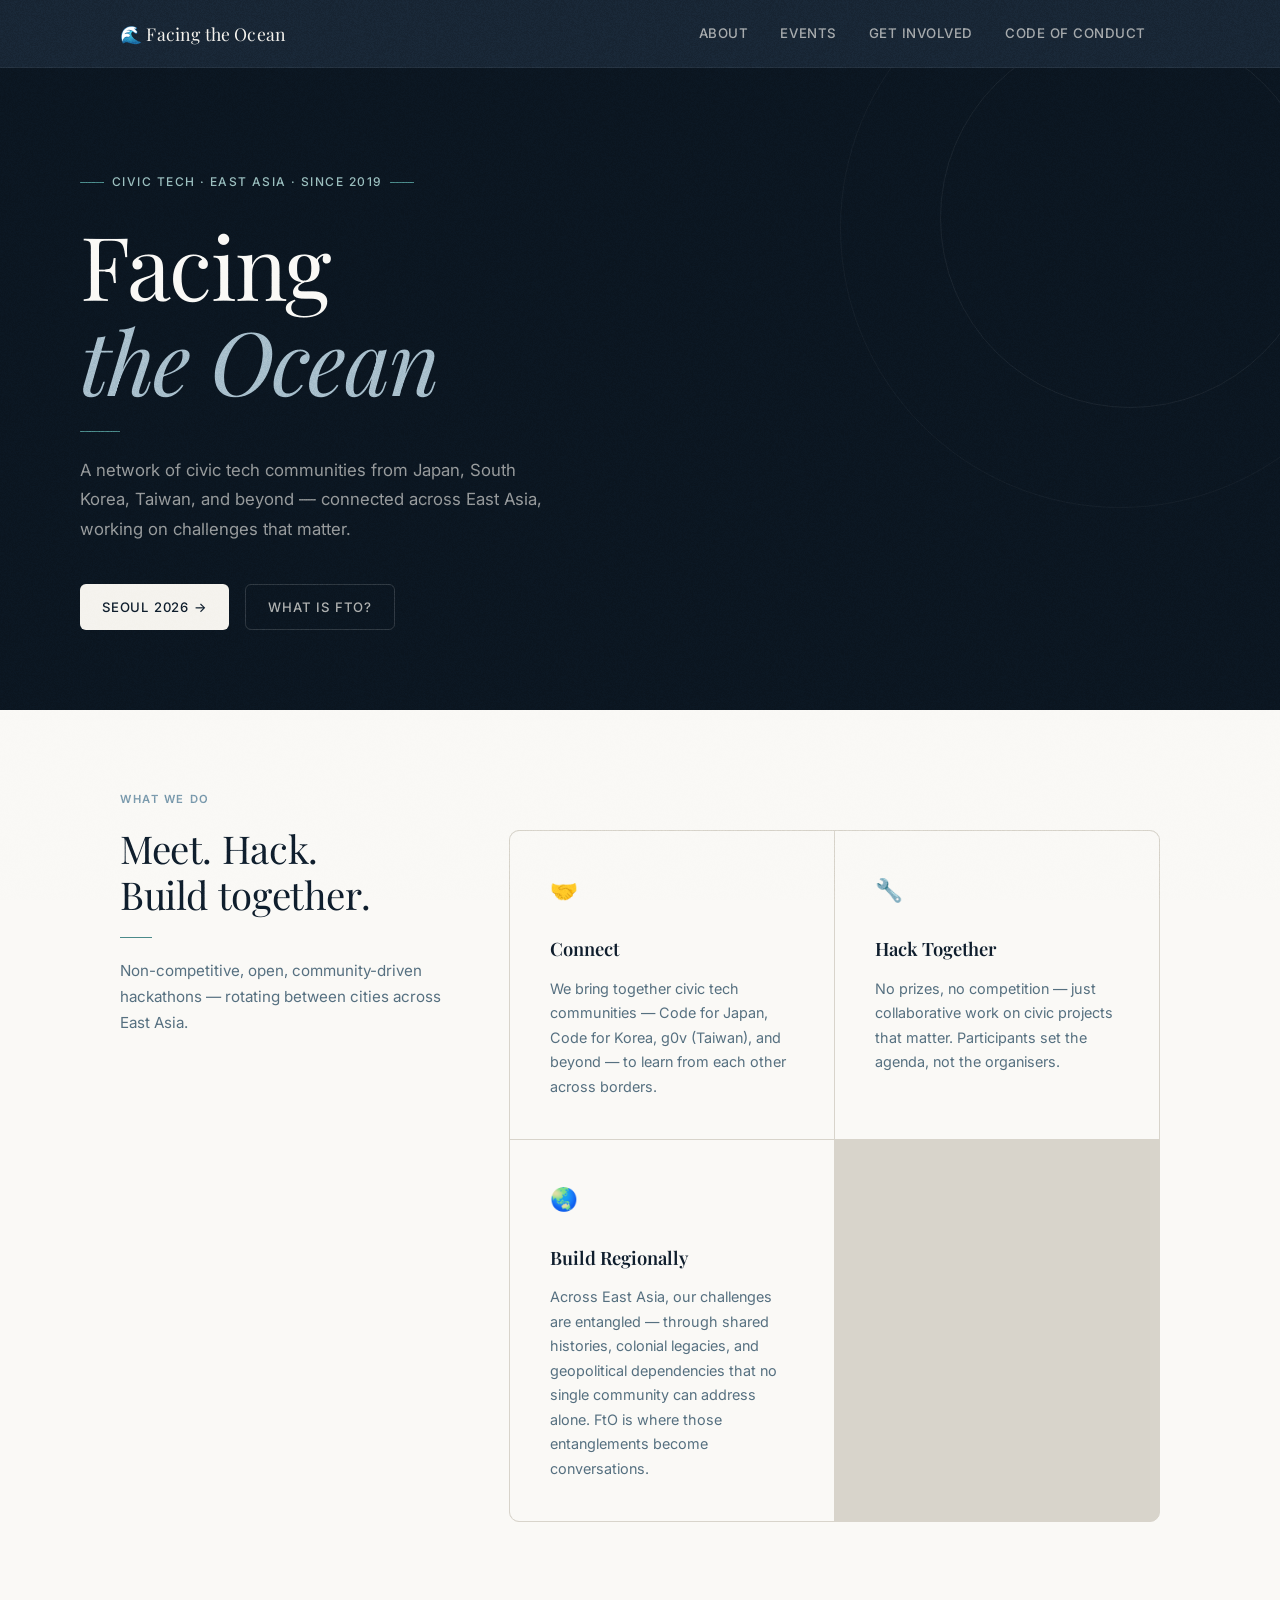
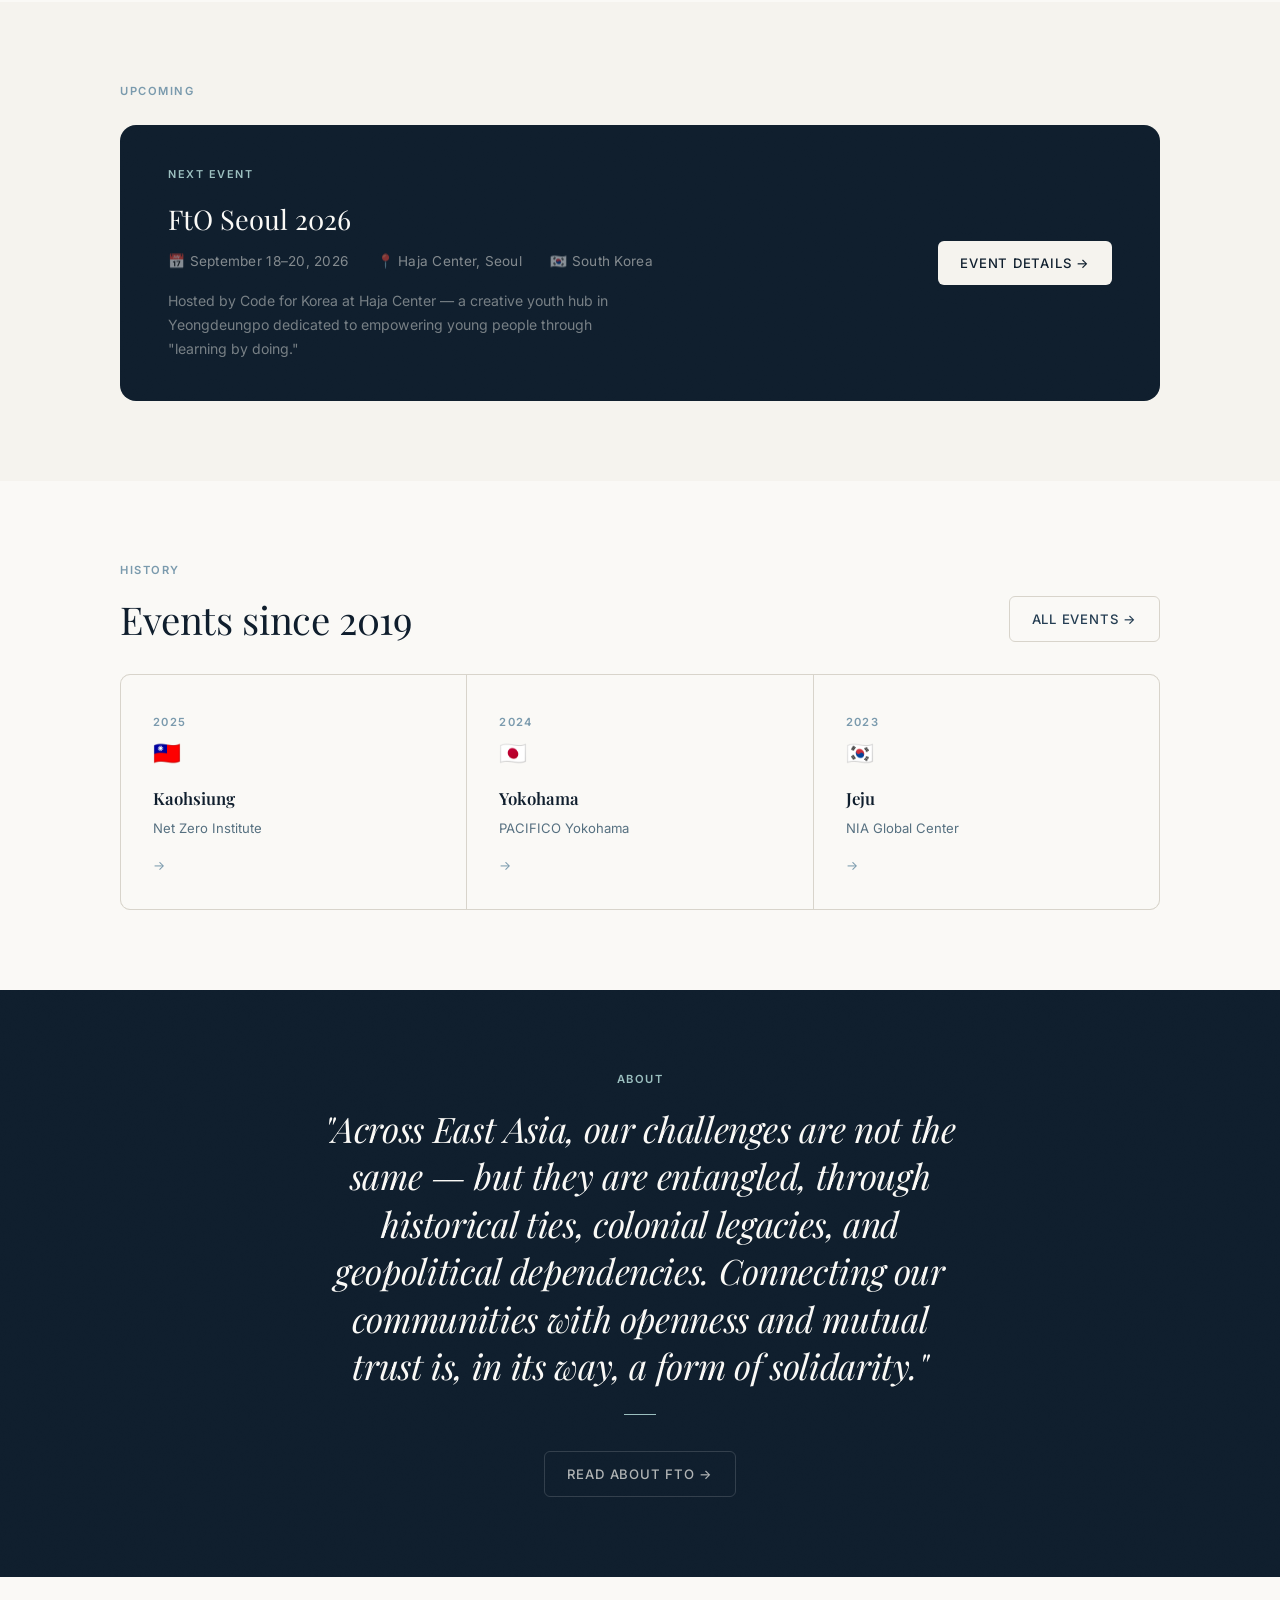
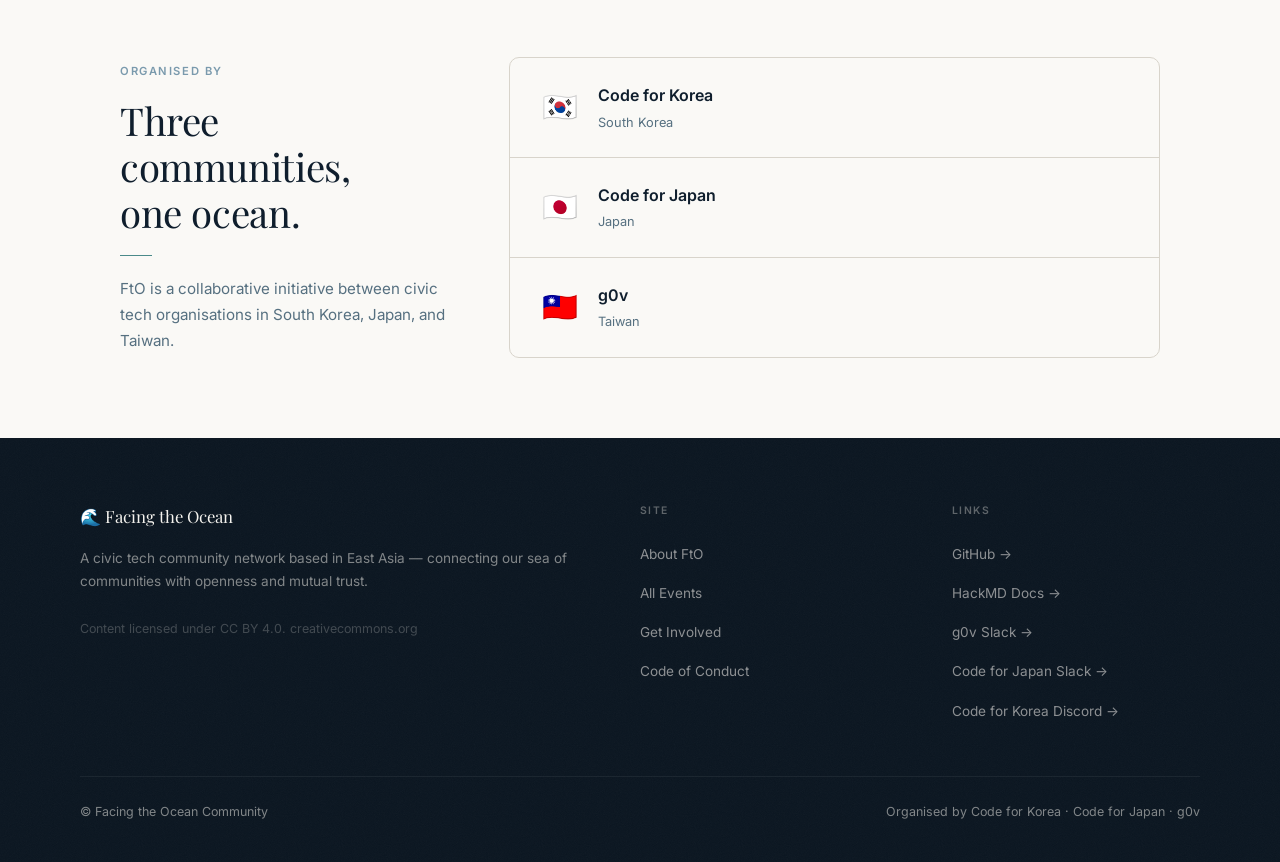
<file: index.html>
<!DOCTYPE html>
<html lang="en">
<head>
  <meta charset="UTF-8">
  <meta name="viewport" content="width=device-width, initial-scale=1.0">
  <title>Facing the Ocean — Civic Tech Communities of East Asia</title>
  <meta name="description" content="Facing the Ocean brings together civic tech communities from Japan, South Korea, Taiwan, and neighbouring countries of East Asia — since 2019.">
  <link rel="preconnect" href="https://fonts.googleapis.com">
  <link rel="preconnect" href="https://fonts.gstatic.com" crossorigin>
  <link href="https://fonts.googleapis.com/css2?family=Playfair+Display:ital,wght@0,400;0,600;0,700;1,400;1,600&family=Inter:wght@300;400;500;600&display=swap" rel="stylesheet">
  <link rel="stylesheet" href="css/style.css">
</head>
<body>

<!-- ── Navigation ── -->
<nav class="site-nav">
  <div class="nav-inner">
    <a href="index.html" class="nav-logo">🌊 Facing the Ocean</a>
    <div class="nav-links">
      <a href="about.html">About</a>
      <a href="events.html">Events</a>
      <a href="get-involved.html">Get Involved</a>
      <a href="coc.html">Code of Conduct</a>
    </div>
    <button class="nav-toggle" aria-label="Toggle navigation" aria-expanded="false">☰</button>
  </div>
</nav>

<!-- ── Hero ── -->
<section class="hero">
  <div class="hero-accent-ring"></div>
  <div class="hero-content">
    <div class="hero-eyebrow">Civic tech · East Asia · Since 2019</div>
    <h1>Facing<br><em>the Ocean</em></h1>
    <div class="hero-rule"></div>
    <p class="hero-desc">A network of civic tech communities from Japan, South Korea, Taiwan, and beyond — connected across East Asia, working on challenges that matter.</p>
    <div class="hero-actions">
      <a href="events/seoul-2026.html" class="btn btn-primary">Seoul 2026 →</a>
      <a href="about.html" class="btn btn-ghost">What is FtO?</a>
    </div>
  </div>
</section>

<!-- ── What we do ── -->
<section class="section section-paper">
  <div class="container">
    <div class="section-split">
      <div>
        <p class="section-label">What we do</p>
        <h2 class="section-heading">Meet. Hack.<br>Build together.</h2>
        <div class="divider"></div>
        <p class="section-sub">Non-competitive, open, community-driven hackathons — rotating between cities across East Asia.</p>
      </div>
      <div class="features-grid">
        <div class="feature-tile">
          <span class="tile-icon">🤝</span>
          <h3>Connect</h3>
          <p>We bring together civic tech communities — Code for Japan, Code for Korea, g0v (Taiwan), and beyond — to learn from each other across borders.</p>
        </div>
        <div class="feature-tile">
          <span class="tile-icon">🔧</span>
          <h3>Hack Together</h3>
          <p>No prizes, no competition — just collaborative work on civic projects that matter. Participants set the agenda, not the organisers.</p>
        </div>
        <div class="feature-tile">
          <span class="tile-icon">🌏</span>
          <h3>Build Regionally</h3>
          <p>Across East Asia, our challenges are entangled — through shared histories, colonial legacies, and geopolitical dependencies that no single community can address alone. FtO is where those entanglements become conversations.</p>
        </div>
      </div>
    </div>
  </div>
</section>

<!-- ── Upcoming event ── -->
<section class="section section-warm">
  <div class="container">
    <p class="section-label" style="margin-bottom:var(--space-6);">Upcoming</p>
    <div class="event-highlight grain">
      <div>
        <p class="ev-tag">Next Event</p>
        <h2>FtO Seoul 2026</h2>
        <p class="ev-meta">
          <span>📅 September 18–20, 2026</span>
          <span>📍 Haja Center, Seoul</span>
          <span>🇰🇷 South Korea</span>
        </p>
        <p style="font-size:0.88rem; color:rgba(245,243,238,0.45); margin-top:16px; max-width:440px; line-height:1.7;">
          Hosted by Code for Korea at Haja Center — a creative youth hub in Yeongdeungpo dedicated to empowering young people through "learning by doing."
        </p>
      </div>
      <div style="flex-shrink:0;">
        <a href="events/seoul-2026.html" class="btn btn-primary">Event details →</a>
      </div>
    </div>
  </div>
</section>

<!-- ── Recent events ── -->
<section class="section section-paper">
  <div class="container">
    <div style="display:flex; justify-content:space-between; align-items:flex-end; margin-bottom:var(--space-8);">
      <div>
        <p class="section-label">History</p>
        <h2 class="section-heading">Events since 2019</h2>
      </div>
      <a href="events.html" class="btn btn-outline" style="flex-shrink:0;">All events →</a>
    </div>
    <div class="events-strip">
      <a href="events/kh-2025.html" class="event-strip-item">
        <span class="es-year">2025</span>
        <span class="es-flag">🇹🇼</span>
        <div class="es-name">Kaohsiung</div>
        <div class="es-venue">Net Zero Institute</div>
        <span class="es-arrow">→</span>
      </a>
      <a href="events/yokohama-2024.html" class="event-strip-item">
        <span class="es-year">2024</span>
        <span class="es-flag">🇯🇵</span>
        <div class="es-name">Yokohama</div>
        <div class="es-venue">PACIFICO Yokohama</div>
        <span class="es-arrow">→</span>
      </a>
      <a href="events/jeju-2023.html" class="event-strip-item">
        <span class="es-year">2023</span>
        <span class="es-flag">🇰🇷</span>
        <div class="es-name">Jeju</div>
        <div class="es-venue">NIA Global Center</div>
        <span class="es-arrow">→</span>
      </a>
    </div>
  </div>
</section>

<!-- ── About / quote ── -->
<section class="section section-dark grain" style="background:var(--ink-900);">
  <div class="container">
    <div style="max-width:640px; margin:0 auto; text-align:center;">
      <p class="section-label light" style="text-align:center;">About</p>
      <h2 style="font-family:var(--font-serif); font-size:clamp(1.5rem,3.5vw,2.2rem); font-weight:400; color:var(--warm-50); line-height:1.35; font-style:italic; letter-spacing:-0.01em; margin:var(--space-4) 0 var(--space-6);">
        "Across East Asia, our challenges are not the same — but they are entangled, through historical ties, colonial legacies, and geopolitical dependencies. Connecting our communities with openness and mutual trust is, in its way, a form of solidarity."
      </h2>
      <div class="divider center light"></div>
      <a href="about.html" class="btn btn-ghost" style="margin-top:var(--space-4);">Read about FtO →</a>
    </div>
  </div>
</section>

<!-- ── Organised by ── -->
<section class="section section-paper">
  <div class="container">
    <div class="section-split v-center">
      <div>
        <p class="section-label">Organised by</p>
        <h2 class="section-heading">Three communities,<br>one ocean.</h2>
        <div class="divider"></div>
        <p class="section-sub">FtO is a collaborative initiative between civic tech organisations in South Korea, Japan, and Taiwan.</p>
      </div>
      <div style="border:1px solid var(--warm-300); border-radius:var(--radius); overflow:hidden; background:var(--warm-50);">
        <div class="org-row" style="padding:var(--space-6) var(--space-8);">
          <span class="org-flag">🇰🇷</span>
          <div>
            <div class="org-name" style="font-family:var(--font-sans);">Code for Korea</div>
            <div class="org-country">South Korea</div>
          </div>
        </div>
        <div class="org-row" style="padding:var(--space-6) var(--space-8);">
          <span class="org-flag">🇯🇵</span>
          <div>
            <div class="org-name" style="font-family:var(--font-sans);">Code for Japan</div>
            <div class="org-country">Japan</div>
          </div>
        </div>
        <div class="org-row" style="padding:var(--space-6) var(--space-8);">
          <span class="org-flag">🇹🇼</span>
          <div>
            <div class="org-name" style="font-family:var(--font-sans);">g0v</div>
            <div class="org-country">Taiwan</div>
          </div>
        </div>
      </div>
    </div>
  </div>
</section>

<!-- ── Footer ── -->
<footer class="site-footer">
  <div class="footer-inner">
    <div class="footer-brand">
      <span class="footer-logo">🌊 Facing the Ocean</span>
      <p>A civic tech community network based in East Asia — connecting our sea of communities with openness and mutual trust.</p>
      <p class="f-cc">Content licensed under CC BY 4.0. <a href="https://creativecommons.org/licenses/by/4.0/" target="_blank" style="color:inherit;">creativecommons.org</a></p>
    </div>
    <div class="footer-col">
      <h4>Site</h4>
      <ul>
        <li><a href="about.html">About FtO</a></li>
        <li><a href="events.html">All Events</a></li>
        <li><a href="get-involved.html">Get Involved</a></li>
        <li><a href="coc.html">Code of Conduct</a></li>
      </ul>
    </div>
    <div class="footer-col">
      <h4>Links</h4>
      <ul>
        <li><a href="https://github.com/facing-the-ocean" target="_blank">GitHub →</a></li>
        <li><a href="https://g0v.hackmd.io/@fto/book" target="_blank">HackMD Docs →</a></li>
        <li><a href="https://join.g0v.tw" target="_blank">g0v Slack →</a></li>
        <li><a href="https://join.slack.com/t/cfj/shared_invite/zt-2fpevxmog-i09Wj6RLrKkoLKmKaektsw" target="_blank">Code for Japan Slack →</a></li>
        <li><a href="https://discord.gg/7TFjpyqsNC" target="_blank">Code for Korea Discord →</a></li>
      </ul>
    </div>
  </div>
  <div class="footer-bottom">
    <span>© Facing the Ocean Community</span>
    <span>Organised by Code for Korea · Code for Japan · g0v</span>
  </div>
</footer>

<script src="js/main.js"></script>
</body>
</html>
</file>
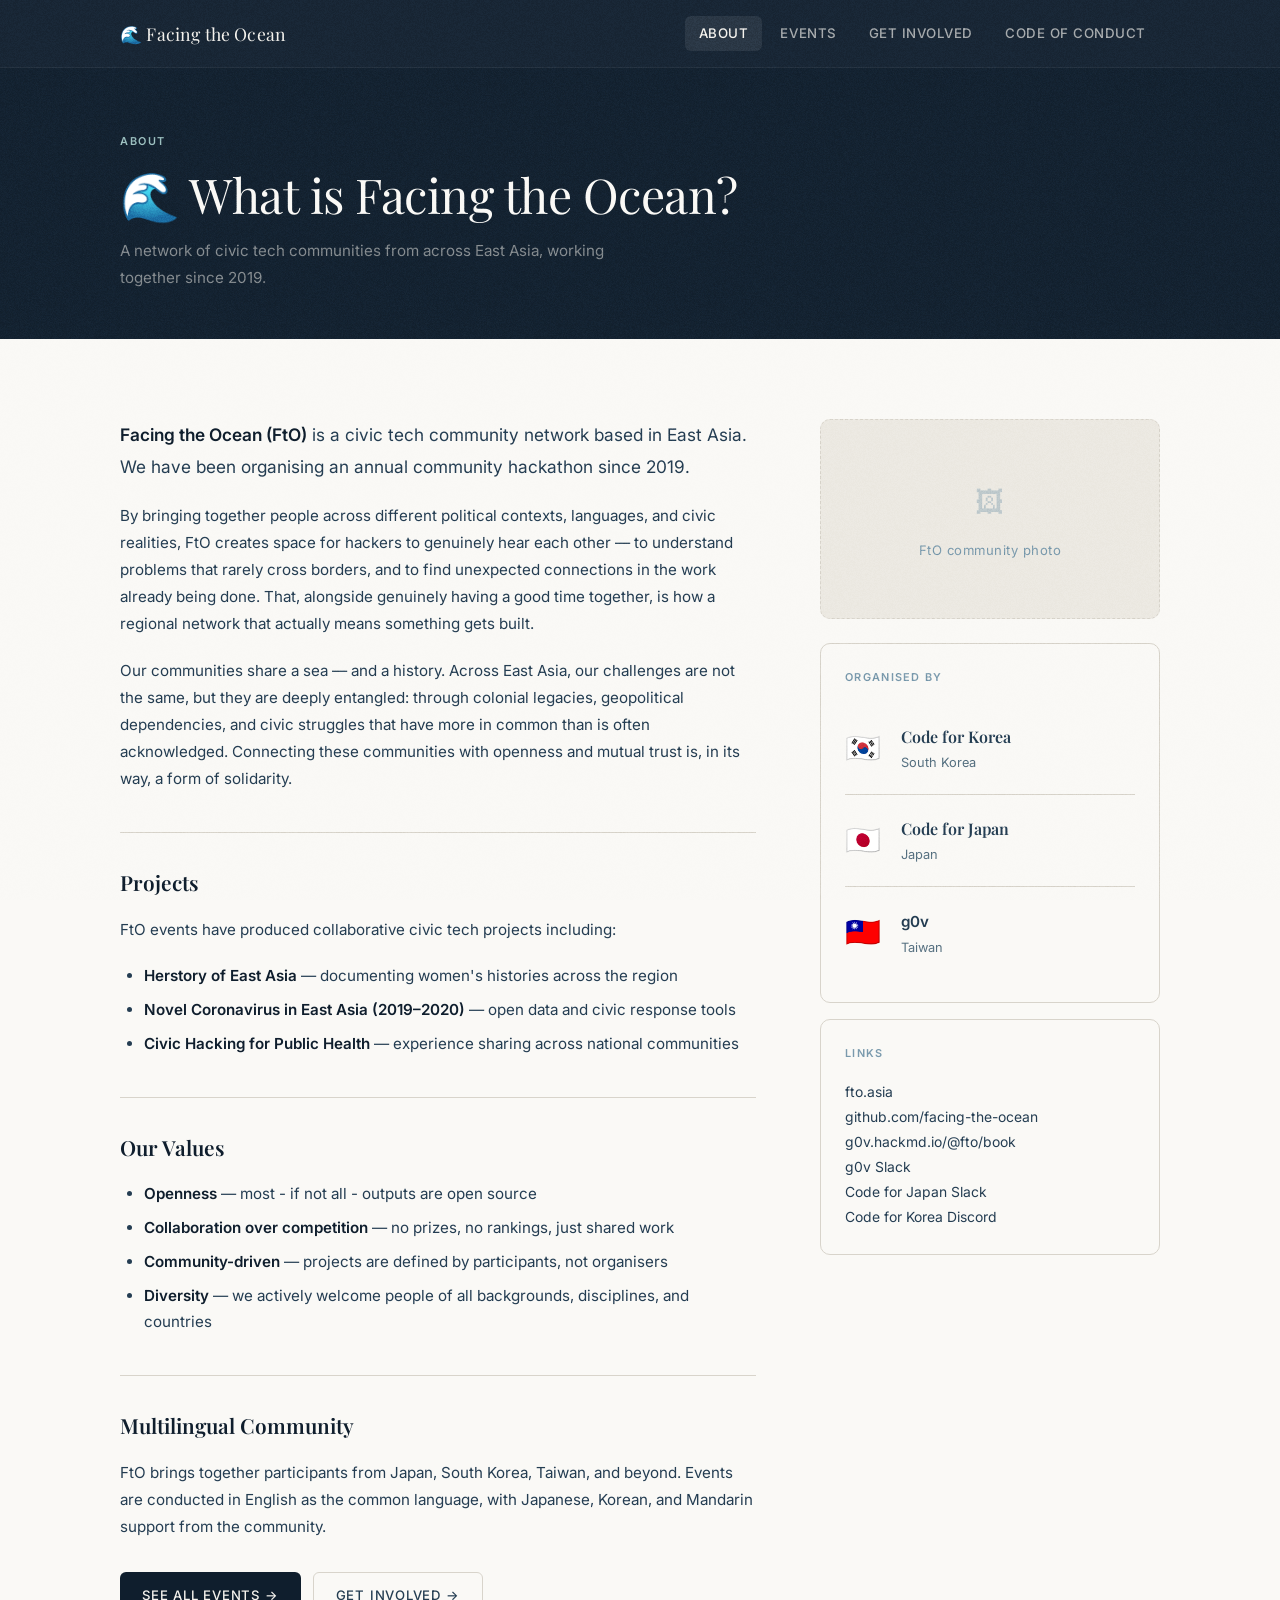
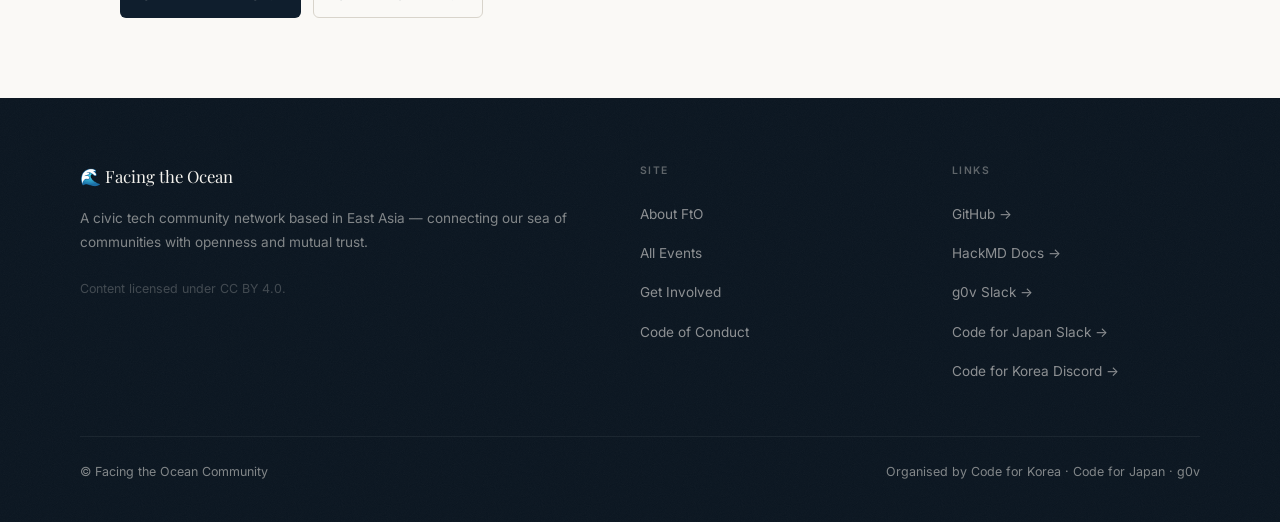
<file: about.html>
<!DOCTYPE html>
<html lang="en">
<head>
  <meta charset="UTF-8">
  <meta name="viewport" content="width=device-width, initial-scale=1.0">
  <title>About — Facing the Ocean</title>
  <meta name="description" content="Facing the Ocean is a civic tech community network based in East Asia, running collaborative hackathons since 2019.">
  <link rel="preconnect" href="https://fonts.googleapis.com">
  <link rel="preconnect" href="https://fonts.gstatic.com" crossorigin>
  <link href="https://fonts.googleapis.com/css2?family=Playfair+Display:ital,wght@0,400;0,600;0,700;1,400;1,600&family=Inter:wght@300;400;500;600&display=swap" rel="stylesheet">
  <link rel="stylesheet" href="css/style.css">
</head>
<body>

<nav class="site-nav">
  <div class="nav-inner">
    <a href="index.html" class="nav-logo">🌊 Facing the Ocean</a>
    <div class="nav-links">
      <a href="about.html">About</a>
      <a href="events.html">Events</a>
      <a href="get-involved.html">Get Involved</a>
      <a href="coc.html">Code of Conduct</a>
    </div>
    <button class="nav-toggle" aria-label="Toggle navigation">☰</button>
  </div>
</nav>

<section class="page-hero">
  <div class="container">
    <p class="eyebrow">About</p>
    <h1>🌊 What is Facing the Ocean?</h1>
    <p>A network of civic tech communities from across East Asia, working together since 2019.</p>
  </div>
</section>

<section class="section section-paper">
  <div class="container">
    <div class="about-layout">

      <!-- Main content -->
      <div class="prose">
        <p style="font-size:1.08rem; line-height:1.8; color:var(--ink-700);">
          <strong>Facing the Ocean (FtO)</strong> is a civic tech community network based in East Asia. We have been organising an annual community hackathon since 2019.
        </p>

        <p>By bringing together people across different political contexts, languages, and civic realities, FtO creates space for hackers to genuinely hear each other — to understand problems that rarely cross borders, and to find unexpected connections in the work already being done. That, alongside genuinely having a good time together, is how a regional network that actually means something gets built.</p>

        <p>Our communities share a sea — and a history. Across East Asia, our challenges are not the same, but they are deeply entangled: through colonial legacies, geopolitical dependencies, and civic struggles that have more in common than is often acknowledged. Connecting these communities with openness and mutual trust is, in its way, a form of solidarity.</p>

        <h2>Projects</h2>
        <p>FtO events have produced collaborative civic tech projects including:</p>
        <ul>
          <li><strong>Herstory of East Asia</strong> — documenting women's histories across the region</li>
          <li><strong>Novel Coronavirus in East Asia (2019–2020)</strong> — open data and civic response tools</li>
          <li><strong>Civic Hacking for Public Health</strong> — experience sharing across national communities</li>
        </ul>

        <h2>Our Values</h2>
        <ul>
          <li><strong>Openness</strong> — most - if not all - outputs are open source</li>
          <li><strong>Collaboration over competition</strong> — no prizes, no rankings, just shared work</li>
          <li><strong>Community-driven</strong> — projects are defined by participants, not organisers</li>
          <li><strong>Diversity</strong> — we actively welcome people of all backgrounds, disciplines, and countries</li>
        </ul>

        <h2>Multilingual Community</h2>
        <p>FtO brings together participants from Japan, South Korea, Taiwan, and beyond. Events are conducted in English as the common language, with Japanese, Korean, and Mandarin support from the community.</p>

        <div style="display:flex; gap:var(--space-3); margin-top:var(--space-8); flex-wrap:wrap;">
          <a href="events.html" class="btn btn-dark">See all events →</a>
          <a href="get-involved.html" class="btn btn-outline">Get involved →</a>
        </div>
      </div>

      <!-- Sidebar -->
      <div>
        <div class="photo-ph" style="height:200px; margin-bottom:var(--space-6); border-radius:var(--radius);">
          <span class="ph-i">🖼</span>
          <span>FtO community photo</span>
        </div>

        <div class="sidebar-card">
          <p class="sc-label">Organised by</p>
          <div class="org-row">
            <span class="org-flag">🇰🇷</span>
            <div>
              <div class="org-name"><a href="https://codefor.kr/" target="_blank">Code for Korea</a></div>
              <div class="org-country">South Korea</div>
            </div>
          </div>
          <div class="org-row">
            <span class="org-flag">🇯🇵</span>
            <div>
              <div class="org-name"><a href="https://www.code4japan.org/" target="_blank">Code for Japan</a></div>
              <div class="org-country">Japan</div>
            </div>
          </div>
          <div class="org-row">
            <span class="org-flag">🇹🇼</span>
            <div>
              <div class="org-name"><a href="https://g0v.tw/" target="_blank"><span class="g0v">g0v</span></a></div>
              <div class="org-country">Taiwan</div>
            </div>
          </div>
        </div>

        <div class="sidebar-card" style="margin-top:var(--space-4); font-size:0.87rem; line-height:1.8;">
          <p class="sc-label">Links</p>
          <p><a href="http://fto.asia">fto.asia</a></p>
          <p><a href="https://github.com/facing-the-ocean" target="_blank">github.com/facing-the-ocean</a></p>
          <p><a href="https://g0v.hackmd.io/@fto/book" target="_blank">g0v.hackmd.io/@fto/book</a></p>
          <p><a href="https://join.g0v.tw" target="_blank">g0v Slack</a></p>
          <p><a href="https://join.slack.com/t/cfj/shared_invite/zt-2fpevxmog-i09Wj6RLrKkoLKmKaektsw" target="_blank">Code for Japan Slack</a></p>
          <p><a href="https://discord.gg/7TFjpyqsNC" target="_blank">Code for Korea Discord</a></p>
        </div>
      </div>
    </div>
  </div>
</section>

<footer class="site-footer">
  <div class="footer-inner">
    <div class="footer-brand">
      <span class="footer-logo">🌊 Facing the Ocean</span>
      <p>A civic tech community network based in East Asia — connecting our sea of communities with openness and mutual trust.</p>
      <p class="f-cc">Content licensed under CC BY 4.0.</p>
    </div>
    <div class="footer-col">
      <h4>Site</h4>
      <ul>
        <li><a href="about.html">About FtO</a></li>
        <li><a href="events.html">All Events</a></li>
        <li><a href="get-involved.html">Get Involved</a></li>
        <li><a href="coc.html">Code of Conduct</a></li>
      </ul>
    </div>
    <div class="footer-col">
      <h4>Links</h4>
      <ul>
        <li><a href="https://github.com/facing-the-ocean" target="_blank">GitHub →</a></li>
        <li><a href="https://g0v.hackmd.io/@fto/book" target="_blank">HackMD Docs →</a></li>
        <li><a href="https://join.g0v.tw" target="_blank">g0v Slack →</a></li>
        <li><a href="https://join.slack.com/t/cfj/shared_invite/zt-2fpevxmog-i09Wj6RLrKkoLKmKaektsw" target="_blank">Code for Japan Slack →</a></li>
        <li><a href="https://discord.gg/7TFjpyqsNC" target="_blank">Code for Korea Discord →</a></li>
      </ul>
    </div>
  </div>
  <div class="footer-bottom">
    <span>© Facing the Ocean Community</span>
    <span>Organised by Code for Korea · Code for Japan · g0v</span>
  </div>
</footer>

<script src="js/main.js"></script>
</body>
</html>
</file>
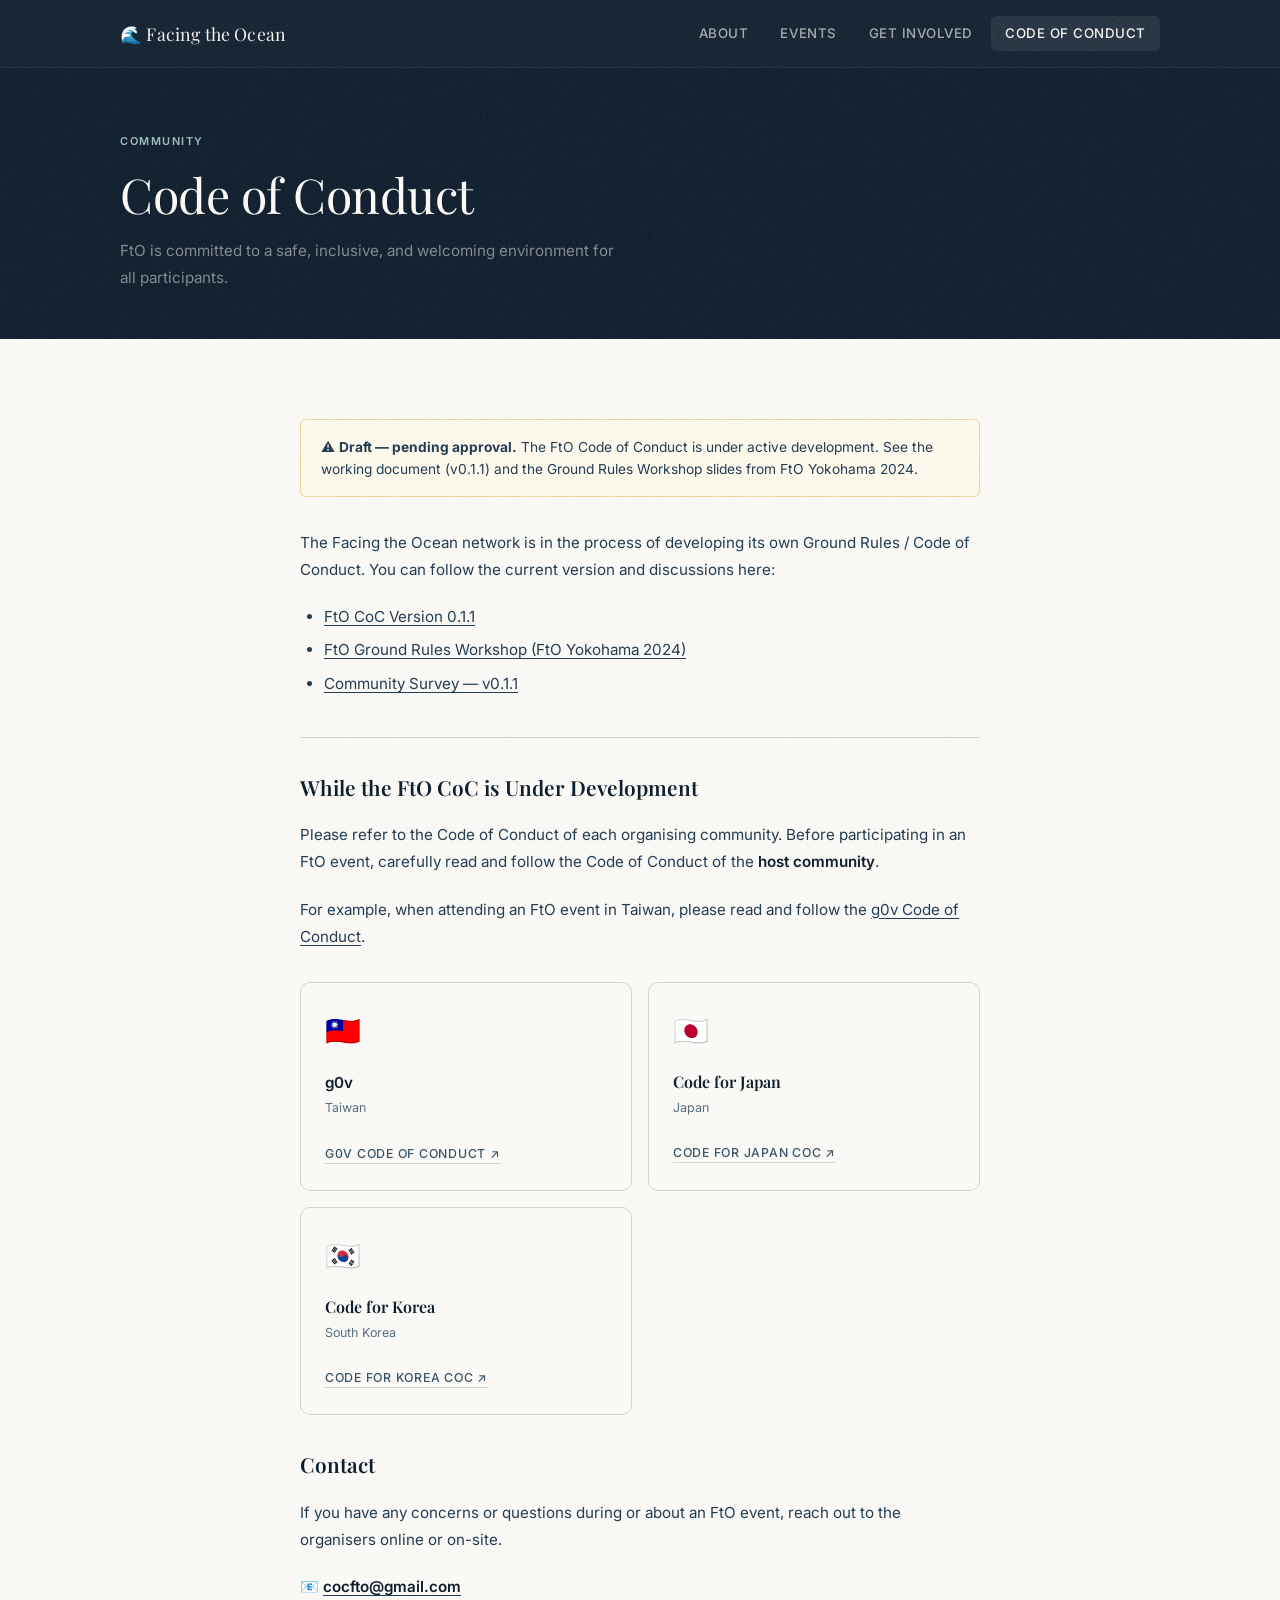
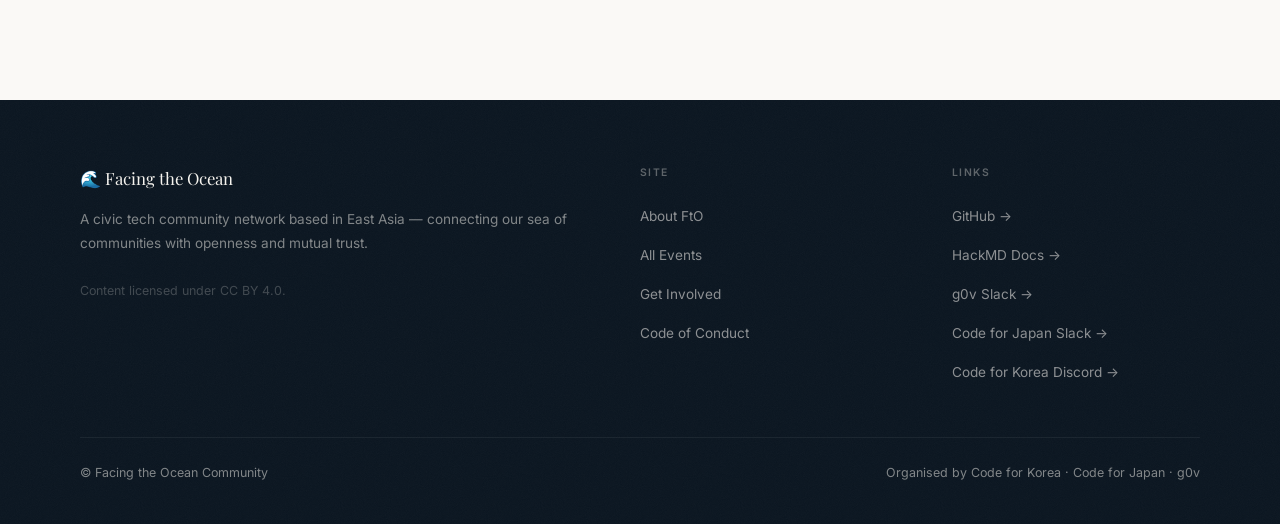
<file: coc.html>
<!DOCTYPE html>
<html lang="en">
<head>
  <meta charset="UTF-8">
  <meta name="viewport" content="width=device-width, initial-scale=1.0">
  <title>Code of Conduct — Facing the Ocean</title>
  <link rel="preconnect" href="https://fonts.googleapis.com">
  <link rel="preconnect" href="https://fonts.gstatic.com" crossorigin>
  <link href="https://fonts.googleapis.com/css2?family=Playfair+Display:ital,wght@0,400;0,600;0,700;1,400;1,600&family=Inter:wght@300;400;500;600&display=swap" rel="stylesheet">
  <link rel="stylesheet" href="css/style.css">
</head>
<body>

<nav class="site-nav">
  <div class="nav-inner">
    <a href="index.html" class="nav-logo">🌊 Facing the Ocean</a>
    <div class="nav-links">
      <a href="about.html">About</a>
      <a href="events.html">Events</a>
      <a href="get-involved.html">Get Involved</a>
      <a href="coc.html">Code of Conduct</a>
    </div>
    <button class="nav-toggle" aria-label="Toggle navigation">☰</button>
  </div>
</nav>

<section class="page-hero">
  <div class="container">
    <p class="eyebrow">Community</p>
    <h1>Code of Conduct</h1>
    <p>FtO is committed to a safe, inclusive, and welcoming environment for all participants.</p>
  </div>
</section>

<section class="section section-paper">
  <div class="container" style="max-width:760px;">

    <div class="notice">
      ⚠️ <strong>Draft — pending approval.</strong> The FtO Code of Conduct is under active development. See the <a href="https://docs.google.com/document/d/1rIbDfeRxjQSDwsx4BkmDajixqSftQwEkMHp4NQsBd1I/edit" target="_blank">working document (v0.1.1)</a> and the <a href="https://docs.google.com/presentation/d/1cYOWx3EtupLAmqDMVKmtvaFV4fVpr_YP3RnxRd9qDJQ/edit" target="_blank">Ground Rules Workshop slides</a> from FtO Yokohama 2024.
    </div>

    <div class="prose">
      <p>The Facing the Ocean network is in the process of developing its own Ground Rules / Code of Conduct. You can follow the current version and discussions here:</p>
      <ul>
        <li><a href="https://docs.google.com/document/d/1rIbDfeRxjQSDwsx4BkmDajixqSftQwEkMHp4NQsBd1I/edit" target="_blank">FtO CoC Version 0.1.1</a></li>
        <li><a href="https://docs.google.com/presentation/d/1cYOWx3EtupLAmqDMVKmtvaFV4fVpr_YP3RnxRd9qDJQ/edit" target="_blank">FtO Ground Rules Workshop (FtO Yokohama 2024)</a></li>
        <li><a href="https://form-interface-9dacb5.zapier.app/intro" target="_blank">Community Survey — v0.1.1</a></li>
      </ul>

      <h2>While the FtO CoC is Under Development</h2>
      <p>Please refer to the Code of Conduct of each organising community. Before participating in an FtO event, carefully read and follow the Code of Conduct of the <strong>host community</strong>.</p>
      <p>For example, when attending an FtO event in Taiwan, please read and follow the <a href="https://g0v.hackmd.io/COC" target="_blank">g0v Code of Conduct</a>.</p>
    </div>

    <div class="coc-grid">
      <div class="coc-card">
        <div class="cc-flag">🇹🇼</div>
        <div class="cc-org"><span class="g0v">g0v</span></div>
        <div class="cc-country">Taiwan</div>
        <a href="https://g0v.hackmd.io/COC" target="_blank">g0v Code of Conduct ↗</a>
      </div>
      <div class="coc-card">
        <div class="cc-flag">🇯🇵</div>
        <div class="cc-org">Code for Japan</div>
        <div class="cc-country">Japan</div>
        <a href="https://hackmd.io/@codeforjapan/CodeOfConduct" target="_blank">Code for Japan CoC ↗</a>
      </div>
      <div class="coc-card">
        <div class="cc-flag">🇰🇷</div>
        <div class="cc-org">Code for Korea</div>
        <div class="cc-country">South Korea</div>
        <a href="https://codefor.kr/pages/581" target="_blank">Code for Korea CoC ↗</a>
      </div>
    </div>

    <div class="prose" style="margin-top:var(--space-8);">
      <h2>Contact</h2>
      <p>If you have any concerns or questions during or about an FtO event, reach out to the organisers online or on-site.</p>
      <p>📧 <a href="mailto:cocfto@gmail.com"><strong>cocfto@gmail.com</strong></a></p>
    </div>

  </div>
</section>

<footer class="site-footer">
  <div class="footer-inner">
    <div class="footer-brand">
      <span class="footer-logo">🌊 Facing the Ocean</span>
      <p>A civic tech community network based in East Asia — connecting our sea of communities with openness and mutual trust.</p>
      <p class="f-cc">Content licensed under CC BY 4.0.</p>
    </div>
    <div class="footer-col">
      <h4>Site</h4>
      <ul>
        <li><a href="about.html">About FtO</a></li>
        <li><a href="events.html">All Events</a></li>
        <li><a href="get-involved.html">Get Involved</a></li>
        <li><a href="coc.html">Code of Conduct</a></li>
      </ul>
    </div>
    <div class="footer-col">
      <h4>Links</h4>
      <ul>
        <li><a href="https://github.com/facing-the-ocean" target="_blank">GitHub →</a></li>
        <li><a href="https://g0v.hackmd.io/@fto/book" target="_blank">HackMD Docs →</a></li>
        <li><a href="https://join.g0v.tw" target="_blank">g0v Slack →</a></li>
        <li><a href="https://join.slack.com/t/cfj/shared_invite/zt-2fpevxmog-i09Wj6RLrKkoLKmKaektsw" target="_blank">Code for Japan Slack →</a></li>
        <li><a href="https://discord.gg/7TFjpyqsNC" target="_blank">Code for Korea Discord →</a></li>
      </ul>
    </div>
  </div>
  <div class="footer-bottom">
    <span>© Facing the Ocean Community</span>
    <span>Organised by Code for Korea · Code for Japan · g0v</span>
  </div>
</footer>

<script src="js/main.js"></script>
</body>
</html>
</file>
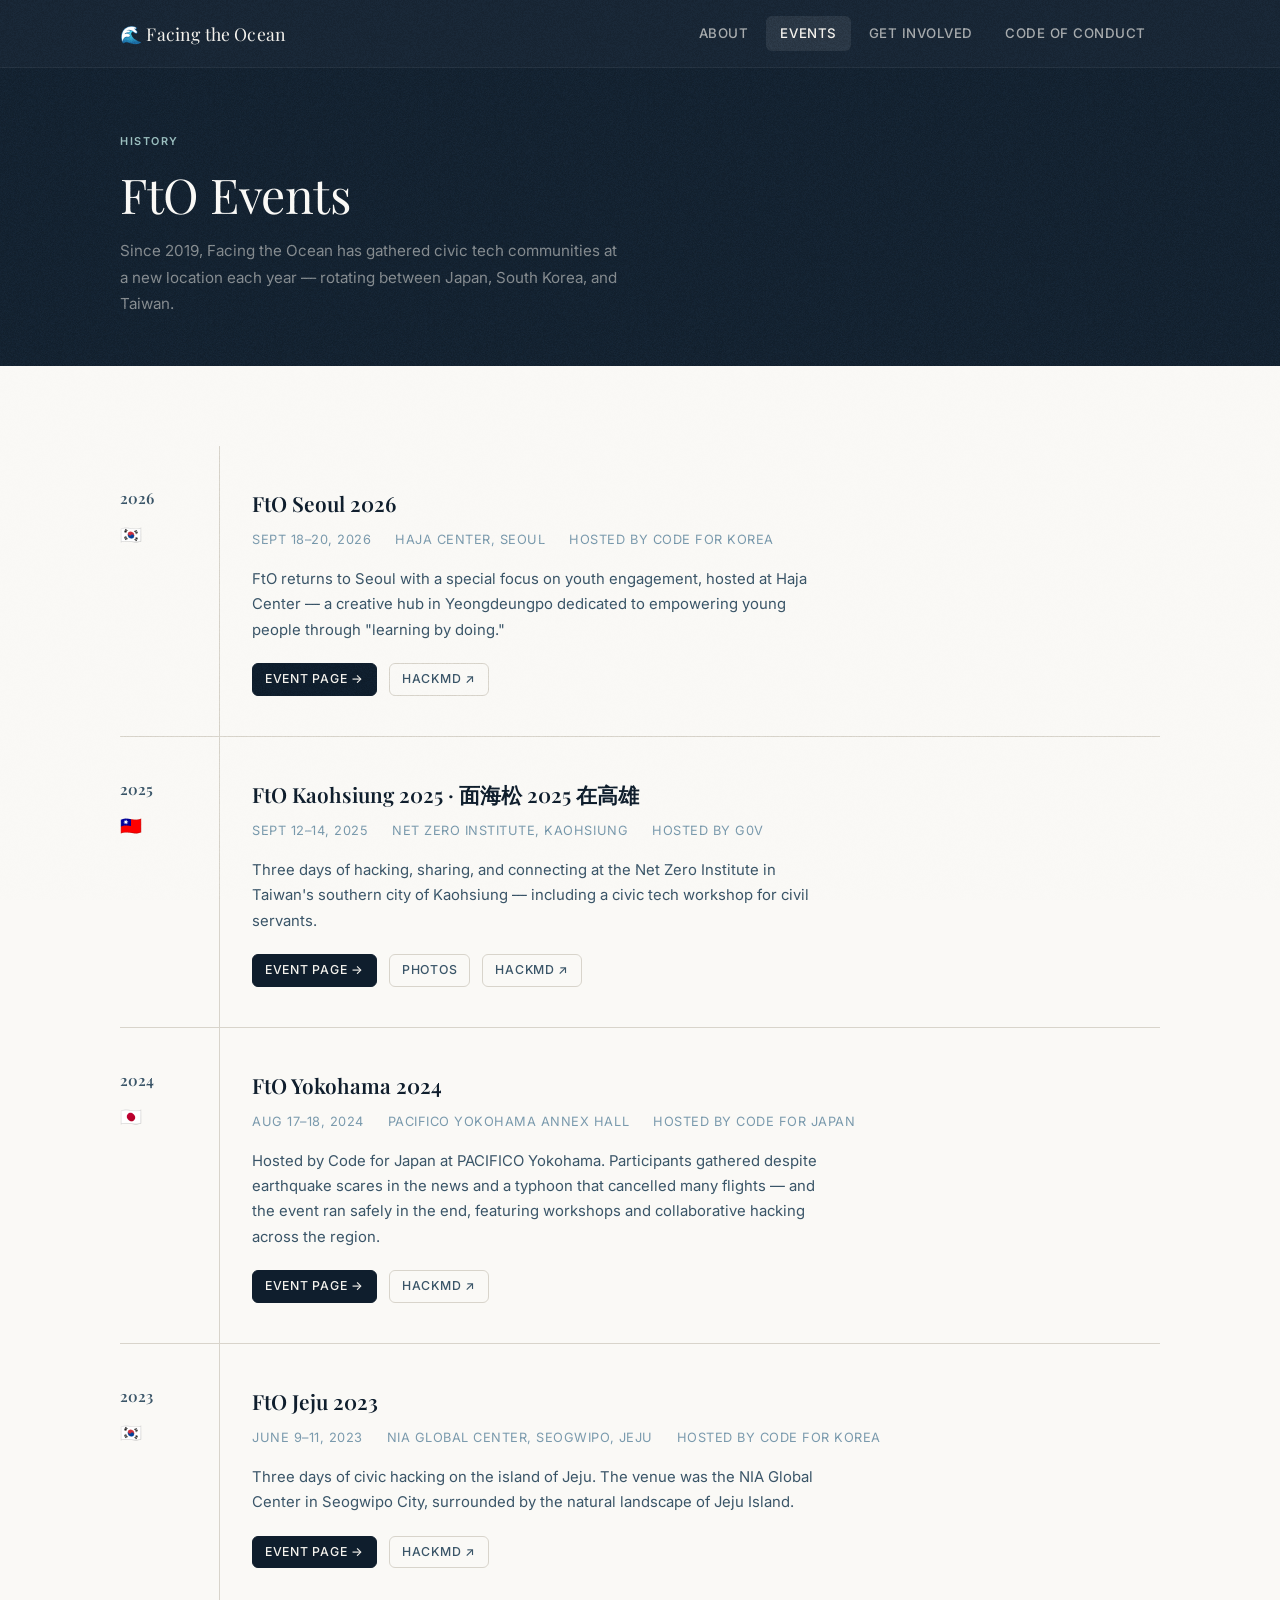
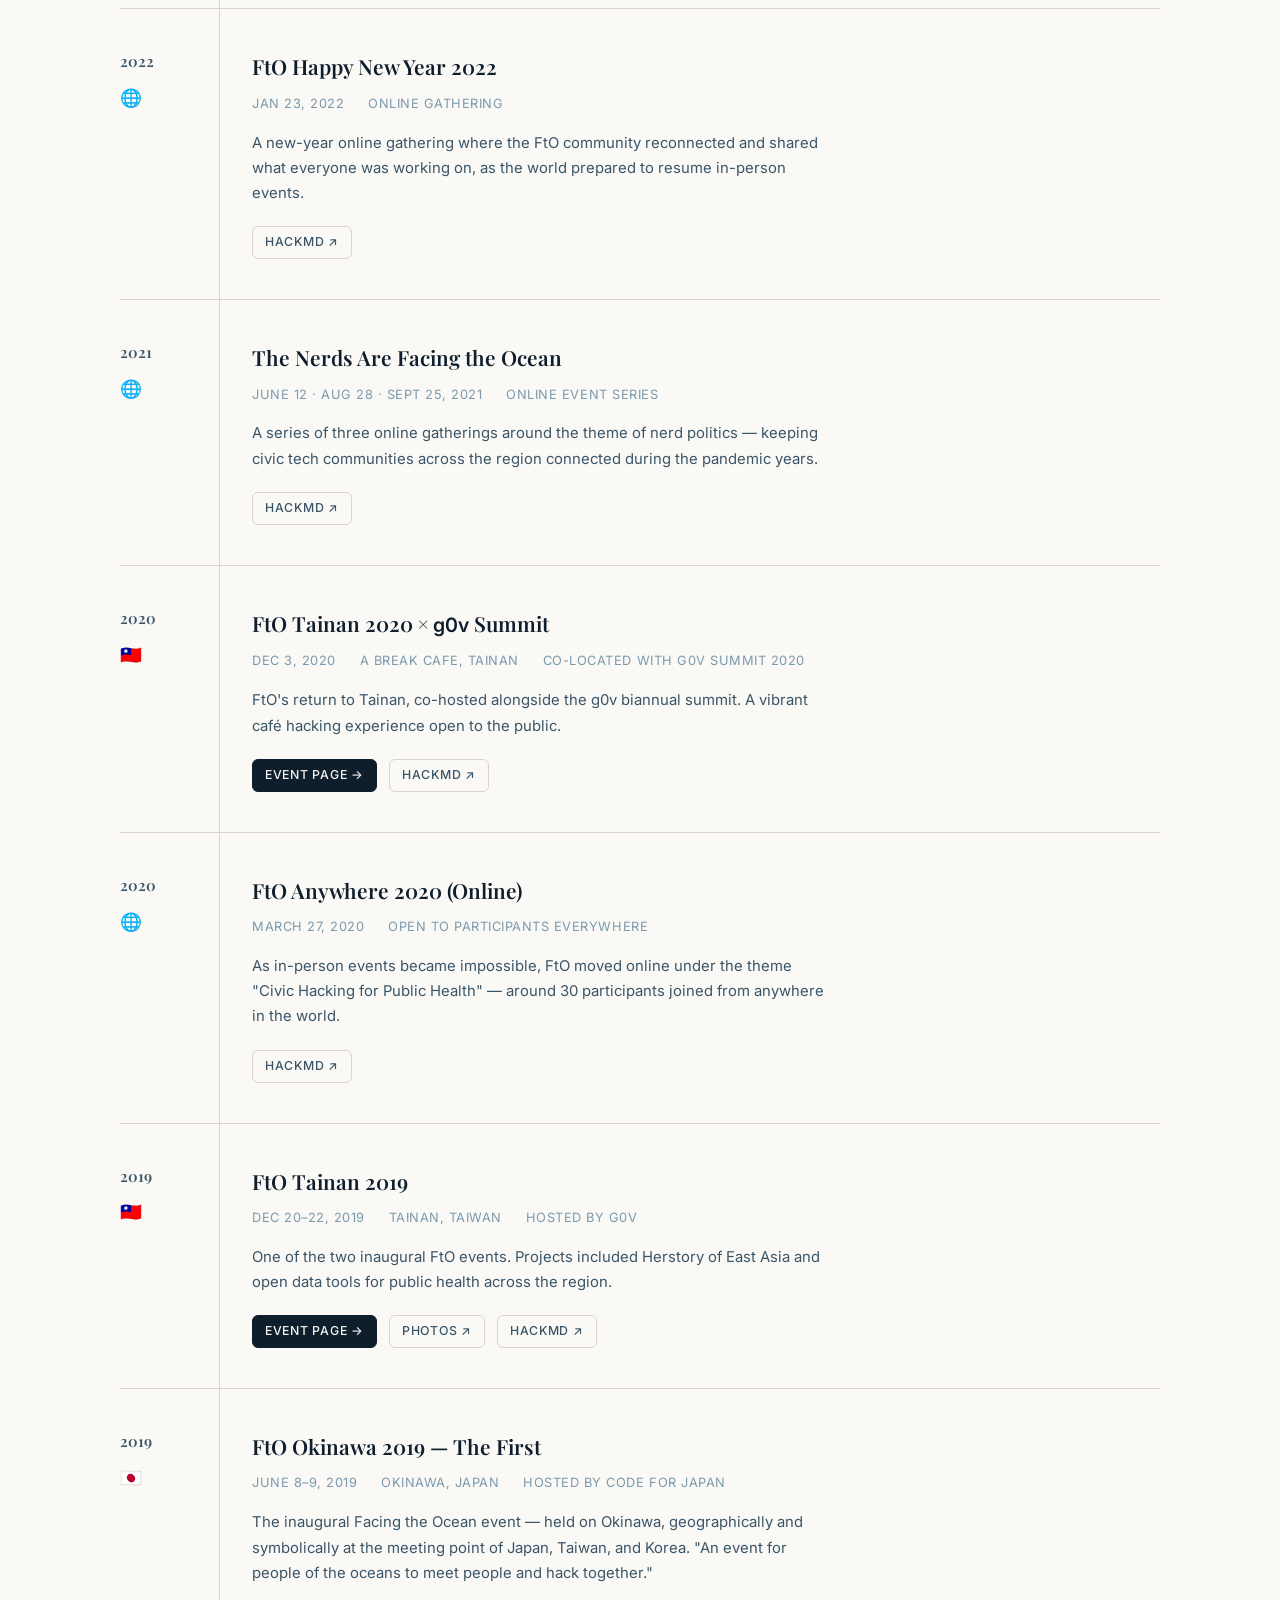
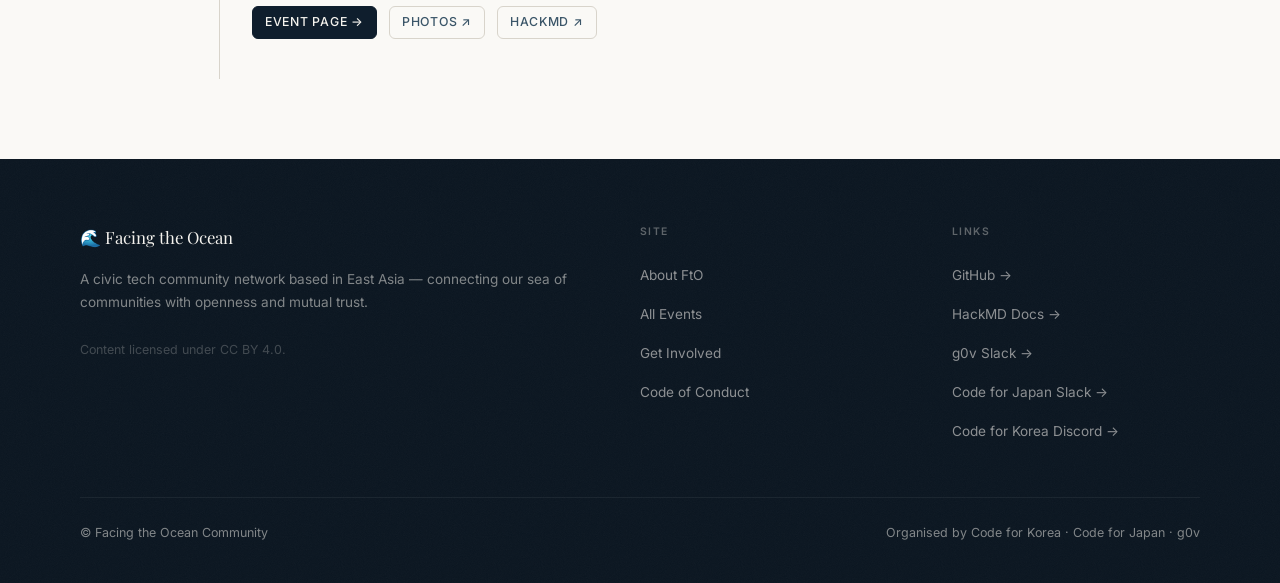
<file: events.html>
<!DOCTYPE html>
<html lang="en">
<head>
  <meta charset="UTF-8">
  <meta name="viewport" content="width=device-width, initial-scale=1.0">
  <title>Events — Facing the Ocean</title>
  <meta name="description" content="All Facing the Ocean events since 2019.">
  <link rel="preconnect" href="https://fonts.googleapis.com">
  <link rel="preconnect" href="https://fonts.gstatic.com" crossorigin>
  <link href="https://fonts.googleapis.com/css2?family=Playfair+Display:ital,wght@0,400;0,600;0,700;1,400;1,600&family=Inter:wght@300;400;500;600&display=swap" rel="stylesheet">
  <link rel="stylesheet" href="css/style.css">
</head>
<body>

<nav class="site-nav">
  <div class="nav-inner">
    <a href="index.html" class="nav-logo">🌊 Facing the Ocean</a>
    <div class="nav-links">
      <a href="about.html">About</a>
      <a href="events.html">Events</a>
      <a href="get-involved.html">Get Involved</a>
      <a href="coc.html">Code of Conduct</a>
    </div>
    <button class="nav-toggle" aria-label="Toggle navigation">☰</button>
  </div>
</nav>

<section class="page-hero">
  <div class="container">
    <p class="eyebrow">History</p>
    <h1>FtO Events</h1>
    <p>Since 2019, Facing the Ocean has gathered civic tech communities at a new location each year — rotating between Japan, South Korea, and Taiwan.</p>
  </div>
</section>

<section class="section section-paper">
  <div class="container">
    <div class="timeline">

      <div class="timeline-row">
        <div class="tl-year">
          <div class="tl-year-num">2026</div>
          <span class="tl-year-flag">🇰🇷</span>
        </div>
        <div class="tl-body">
          <h3>FtO Seoul 2026</h3>
          <div class="tl-meta">
            <span>Sept 18–20, 2026</span>
            <span>Haja Center, Seoul</span>
            <span>Hosted by Code for Korea</span>
          </div>
          <p class="tl-desc">FtO returns to Seoul with a special focus on youth engagement, hosted at Haja Center — a creative hub in Yeongdeungpo dedicated to empowering young people through "learning by doing."</p>
          <div class="tl-links">
            <a href="events/seoul-2026.html" class="tl-link primary">Event page →</a>
            <a href="https://g0v.hackmd.io/hDu0pA9QQeWS9z_8SVkmvA" class="tl-link" target="_blank">HackMD ↗</a>
          </div>
        </div>
      </div>

      <div class="timeline-row">
        <div class="tl-year">
          <div class="tl-year-num">2025</div>
          <span class="tl-year-flag">🇹🇼</span>
        </div>
        <div class="tl-body">
          <h3>FtO Kaohsiung 2025 · 面海松 2025 在高雄</h3>
          <div class="tl-meta">
            <span>Sept 12–14, 2025</span>
            <span>Net Zero Institute, Kaohsiung</span>
            <span>Hosted by g0v</span>
          </div>
          <p class="tl-desc">Three days of hacking, sharing, and connecting at the Net Zero Institute in Taiwan's southern city of Kaohsiung — including a civic tech workshop for civil servants.</p>
          <div class="tl-links">
            <a href="events/kh-2025.html" class="tl-link primary">Event page →</a>
            <a href="events/kh-2025.html#photos" class="tl-link">Photos</a>
            <a href="https://g0v.hackmd.io/UJCmd7kiSROiO1cc7J0lGw" class="tl-link" target="_blank">HackMD ↗</a>
          </div>
        </div>
      </div>

      <div class="timeline-row">
        <div class="tl-year">
          <div class="tl-year-num">2024</div>
          <span class="tl-year-flag">🇯🇵</span>
        </div>
        <div class="tl-body">
          <h3>FtO Yokohama 2024</h3>
          <div class="tl-meta">
            <span>Aug 17–18, 2024</span>
            <span>PACIFICO Yokohama Annex Hall</span>
            <span>Hosted by Code for Japan</span>
          </div>
          <p class="tl-desc">Hosted by Code for Japan at PACIFICO Yokohama. Participants gathered despite earthquake scares in the news and a typhoon that cancelled many flights — and the event ran safely in the end, featuring workshops and collaborative hacking across the region.</p>
          <div class="tl-links">
            <a href="events/yokohama-2024.html" class="tl-link primary">Event page →</a>
            <a href="https://g0v.hackmd.io/VCTm63nQQl6Rh3r_yKjmbw" class="tl-link" target="_blank">HackMD ↗</a>
          </div>
        </div>
      </div>

      <div class="timeline-row">
        <div class="tl-year">
          <div class="tl-year-num">2023</div>
          <span class="tl-year-flag">🇰🇷</span>
        </div>
        <div class="tl-body">
          <h3>FtO Jeju 2023</h3>
          <div class="tl-meta">
            <span>June 9–11, 2023</span>
            <span>NIA Global Center, Seogwipo, Jeju</span>
            <span>Hosted by Code for Korea</span>
          </div>
          <p class="tl-desc">Three days of civic hacking on the island of Jeju. The venue was the NIA Global Center in Seogwipo City, surrounded by the natural landscape of Jeju Island.</p>
          <div class="tl-links">
            <a href="events/jeju-2023.html" class="tl-link primary">Event page →</a>
            <a href="https://g0v.hackmd.io/8xxkO_0ZQqm-ZeA7909V5g" class="tl-link" target="_blank">HackMD ↗</a>
          </div>
        </div>
      </div>

      <div class="timeline-row">
        <div class="tl-year">
          <div class="tl-year-num">2022</div>
          <span class="tl-year-flag">🌐</span>
        </div>
        <div class="tl-body">
          <h3>FtO Happy New Year 2022</h3>
          <div class="tl-meta">
            <span>Jan 23, 2022</span>
            <span>Online gathering</span>
          </div>
          <p class="tl-desc">A new-year online gathering where the FtO community reconnected and shared what everyone was working on, as the world prepared to resume in-person events.</p>
          <div class="tl-links">
            <a href="https://g0v.hackmd.io/pEYuv6D3QMO1qqJHiuCA_A" class="tl-link" target="_blank">HackMD ↗</a>
          </div>
        </div>
      </div>

      <div class="timeline-row">
        <div class="tl-year">
          <div class="tl-year-num">2021</div>
          <span class="tl-year-flag">🌐</span>
        </div>
        <div class="tl-body">
          <h3>The Nerds Are Facing the Ocean</h3>
          <div class="tl-meta">
            <span>June 12 · Aug 28 · Sept 25, 2021</span>
            <span>Online event series</span>
          </div>
          <p class="tl-desc">A series of three online gatherings around the theme of nerd politics — keeping civic tech communities across the region connected during the pandemic years.</p>
          <div class="tl-links">
            <a href="https://g0v.hackmd.io/Div8ftAqQm6FfDnec4Iw3w" class="tl-link" target="_blank">HackMD ↗</a>
          </div>
        </div>
      </div>

      <div class="timeline-row">
        <div class="tl-year">
          <div class="tl-year-num">2020</div>
          <span class="tl-year-flag">🇹🇼</span>
        </div>
        <div class="tl-body">
          <h3>FtO Tainan 2020 × <span class="g0v">g0v</span> Summit</h3>
          <div class="tl-meta">
            <span>Dec 3, 2020</span>
            <span>A Break Cafe, Tainan</span>
            <span>Co-located with g0v Summit 2020</span>
          </div>
          <p class="tl-desc">FtO's return to Tainan, co-hosted alongside the g0v biannual summit. A vibrant café hacking experience open to the public.</p>
          <div class="tl-links">
            <a href="events/tainan-2020.html" class="tl-link primary">Event page →</a>
            <a href="https://g0v.hackmd.io/7G5LQbjJQT2PTmHLZhuR8Q" class="tl-link" target="_blank">HackMD ↗</a>
          </div>
        </div>
      </div>

      <div class="timeline-row">
        <div class="tl-year">
          <div class="tl-year-num">2020</div>
          <span class="tl-year-flag">🌐</span>
        </div>
        <div class="tl-body">
          <h3>FtO Anywhere 2020 (Online)</h3>
          <div class="tl-meta">
            <span>March 27, 2020</span>
            <span>Open to participants everywhere</span>
          </div>
          <p class="tl-desc">As in-person events became impossible, FtO moved online under the theme "Civic Hacking for Public Health" — around 30 participants joined from anywhere in the world.</p>
          <div class="tl-links">
            <a href="https://g0v.hackmd.io/EskHKmTwQ_yIlfp1PsRdwQ" class="tl-link" target="_blank">HackMD ↗</a>
          </div>
        </div>
      </div>

      <div class="timeline-row">
        <div class="tl-year">
          <div class="tl-year-num">2019</div>
          <span class="tl-year-flag">🇹🇼</span>
        </div>
        <div class="tl-body">
          <h3>FtO Tainan 2019</h3>
          <div class="tl-meta">
            <span>Dec 20–22, 2019</span>
            <span>Tainan, Taiwan</span>
            <span>Hosted by g0v</span>
          </div>
          <p class="tl-desc">One of the two inaugural FtO events. Projects included Herstory of East Asia and open data tools for public health across the region.</p>
          <div class="tl-links">
            <a href="events/tainan-2019.html" class="tl-link primary">Event page →</a>
            <a href="https://photos.app.goo.gl/GPZJ1nhKAG9GrLnbA" class="tl-link" target="_blank">Photos ↗</a>
            <a href="https://g0v.hackmd.io/O-Yj2fBPREefIHQFOEyfYQ" class="tl-link" target="_blank">HackMD ↗</a>
          </div>
        </div>
      </div>

      <div class="timeline-row">
        <div class="tl-year">
          <div class="tl-year-num">2019</div>
          <span class="tl-year-flag">🇯🇵</span>
        </div>
        <div class="tl-body">
          <h3>FtO Okinawa 2019 — The First</h3>
          <div class="tl-meta">
            <span>June 8–9, 2019</span>
            <span>Okinawa, Japan</span>
            <span>Hosted by Code for Japan</span>
          </div>
          <p class="tl-desc">The inaugural Facing the Ocean event — held on Okinawa, geographically and symbolically at the meeting point of Japan, Taiwan, and Korea. "An event for people of the oceans to meet people and hack together."</p>
          <div class="tl-links">
            <a href="events/okinawa-2019.html" class="tl-link primary">Event page →</a>
            <a href="https://photos.app.goo.gl/brtc4uj7uJAboRPD7" class="tl-link" target="_blank">Photos ↗</a>
            <a href="https://g0v.hackmd.io/FyvU-oD-SS-rF_7_oOF2Ig" class="tl-link" target="_blank">HackMD ↗</a>
          </div>
        </div>
      </div>

    </div>
  </div>
</section>

<footer class="site-footer">
  <div class="footer-inner">
    <div class="footer-brand">
      <span class="footer-logo">🌊 Facing the Ocean</span>
      <p>A civic tech community network based in East Asia — connecting our sea of communities with openness and mutual trust.</p>
      <p class="f-cc">Content licensed under CC BY 4.0.</p>
    </div>
    <div class="footer-col">
      <h4>Site</h4>
      <ul>
        <li><a href="about.html">About FtO</a></li>
        <li><a href="events.html">All Events</a></li>
        <li><a href="get-involved.html">Get Involved</a></li>
        <li><a href="coc.html">Code of Conduct</a></li>
      </ul>
    </div>
    <div class="footer-col">
      <h4>Links</h4>
      <ul>
        <li><a href="https://github.com/facing-the-ocean" target="_blank">GitHub →</a></li>
        <li><a href="https://g0v.hackmd.io/@fto/book" target="_blank">HackMD Docs →</a></li>
        <li><a href="https://join.g0v.tw" target="_blank">g0v Slack →</a></li>
        <li><a href="https://join.slack.com/t/cfj/shared_invite/zt-2fpevxmog-i09Wj6RLrKkoLKmKaektsw" target="_blank">Code for Japan Slack →</a></li>
        <li><a href="https://discord.gg/7TFjpyqsNC" target="_blank">Code for Korea Discord →</a></li>
      </ul>
    </div>
  </div>
  <div class="footer-bottom">
    <span>© Facing the Ocean Community</span>
    <span>Organised by Code for Korea · Code for Japan · g0v</span>
  </div>
</footer>

<script src="js/main.js"></script>
</body>
</html>
</file>
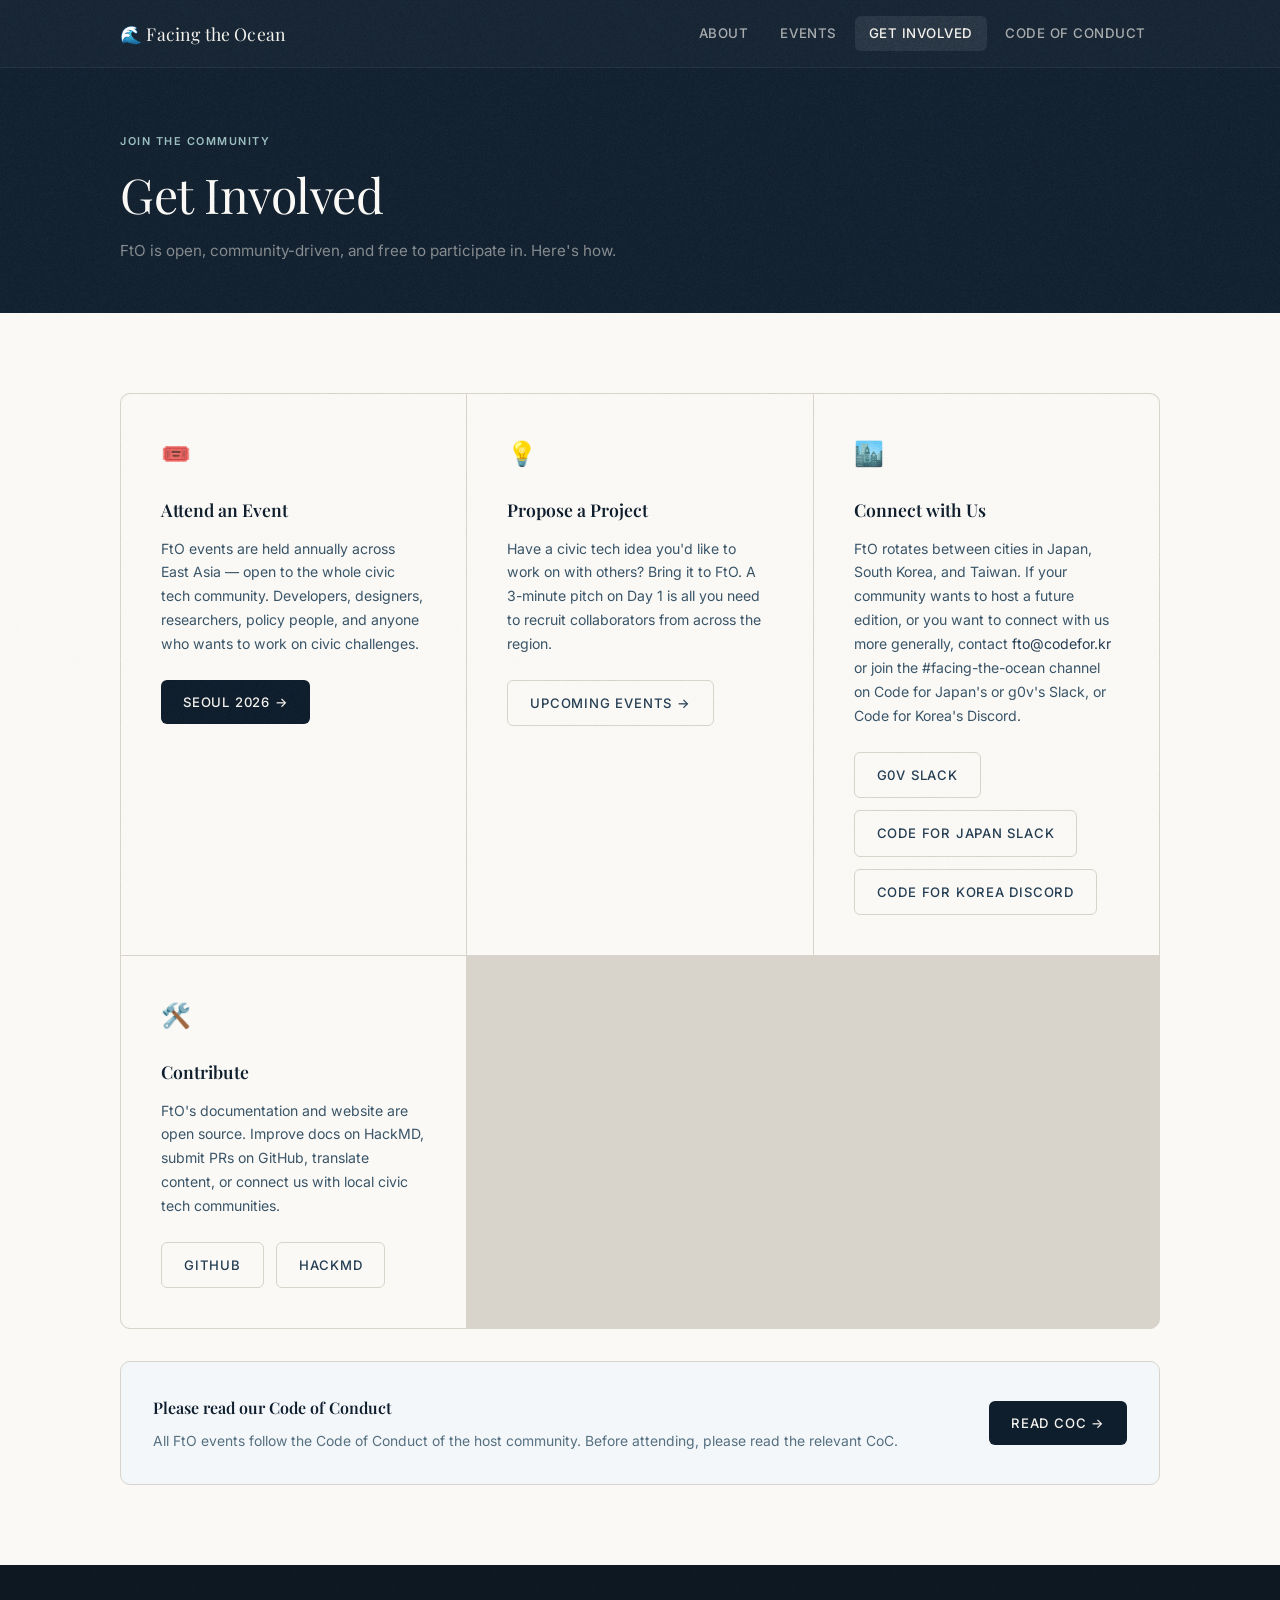
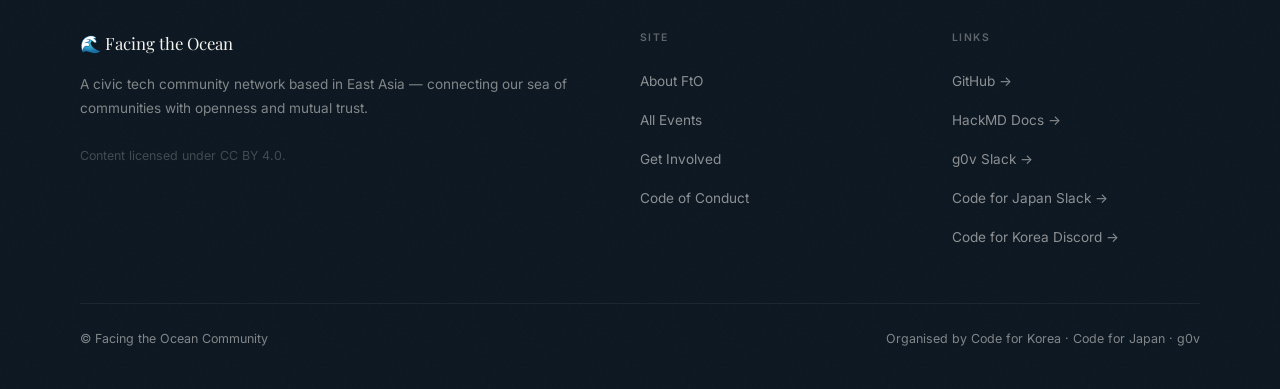
<file: get-involved.html>
<!DOCTYPE html>
<html lang="en">
<head>
  <meta charset="UTF-8">
  <meta name="viewport" content="width=device-width, initial-scale=1.0">
  <title>Get Involved — Facing the Ocean</title>
  <link rel="preconnect" href="https://fonts.googleapis.com">
  <link rel="preconnect" href="https://fonts.gstatic.com" crossorigin>
  <link href="https://fonts.googleapis.com/css2?family=Playfair+Display:ital,wght@0,400;0,600;0,700;1,400;1,600&family=Inter:wght@300;400;500;600&display=swap" rel="stylesheet">
  <link rel="stylesheet" href="css/style.css">
</head>
<body>

<nav class="site-nav">
  <div class="nav-inner">
    <a href="index.html" class="nav-logo">🌊 Facing the Ocean</a>
    <div class="nav-links">
      <a href="about.html">About</a>
      <a href="events.html">Events</a>
      <a href="get-involved.html">Get Involved</a>
      <a href="coc.html">Code of Conduct</a>
    </div>
    <button class="nav-toggle" aria-label="Toggle navigation">☰</button>
  </div>
</nav>

<section class="page-hero">
  <div class="container">
    <p class="eyebrow">Join the community</p>
    <h1>Get Involved</h1>
    <p>FtO is open, community-driven, and free to participate in. Here's how.</p>
  </div>
</section>

<section class="section section-paper">
  <div class="container">
    <div class="involve-grid">
      <div class="involve-card">
        <span class="ic-icon">🎟️</span>
        <h3>Attend an Event</h3>
        <p>FtO events are held annually across East Asia — open to the whole civic tech community. Developers, designers, researchers, policy people, and anyone who wants to work on civic challenges.</p>
        <a href="events/seoul-2026.html" class="btn btn-dark">Seoul 2026 →</a>
      </div>
      <div class="involve-card">
        <span class="ic-icon">💡</span>
        <h3>Propose a Project</h3>
        <p>Have a civic tech idea you'd like to work on with others? Bring it to FtO. A 3-minute pitch on Day 1 is all you need to recruit collaborators from across the region.</p>
        <a href="events.html" class="btn btn-outline">Upcoming events →</a>
      </div>
      <div class="involve-card">
        <span class="ic-icon">🏙️</span>
        <h3>Connect with Us</h3>
        <p>FtO rotates between cities in Japan, South Korea, and Taiwan. If your community wants to host a future edition, or you want to connect with us more generally, contact <a href="mailto:fto@codefor.kr">fto@codefor.kr</a> or join the #facing-the-ocean channel on Code for Japan's or g0v's Slack, or Code for Korea's Discord.</p>
        <div style="display:flex; gap:var(--space-3); flex-wrap:wrap;">
          <a href="https://join.g0v.tw" class="btn btn-outline" target="_blank">g0v Slack</a>
          <a href="https://join.slack.com/t/cfj/shared_invite/zt-2fpevxmog-i09Wj6RLrKkoLKmKaektsw" class="btn btn-outline" target="_blank">Code for Japan Slack</a>
          <a href="https://discord.gg/7TFjpyqsNC" class="btn btn-outline" target="_blank">Code for Korea Discord</a>
        </div>
      </div>
      <div class="involve-card">
        <span class="ic-icon">🛠️</span>
        <h3>Contribute</h3>
        <p>FtO's documentation and website are open source. Improve docs on HackMD, submit PRs on GitHub, translate content, or connect us with local civic tech communities.</p>
        <div style="display:flex; gap:var(--space-3); flex-wrap:wrap;">
          <a href="https://github.com/facing-the-ocean" class="btn btn-outline" target="_blank">GitHub</a>
          <a href="https://g0v.hackmd.io/@fto/book" class="btn btn-outline" target="_blank">HackMD</a>
        </div>
      </div>
    </div>

    <!-- CoC reminder -->
    <div style="margin-top:var(--space-8); padding:var(--space-8); background:var(--ink-50); border-radius:var(--radius); border:1px solid var(--warm-300); display:flex; align-items:center; gap:var(--space-6); flex-wrap:wrap;">
      <div style="flex:1;">
        <p style="font-family:var(--font-serif); font-size:1rem; font-weight:600; color:var(--ink-900); margin-bottom:var(--space-2);">Please read our Code of Conduct</p>
        <p style="font-size:0.87rem; color:var(--ink-500); line-height:1.6;">All FtO events follow the Code of Conduct of the host community. Before attending, please read the relevant CoC.</p>
      </div>
      <a href="coc.html" class="btn btn-dark" style="flex-shrink:0;">Read CoC →</a>
    </div>
  </div>
</section>

<footer class="site-footer">
  <div class="footer-inner">
    <div class="footer-brand">
      <span class="footer-logo">🌊 Facing the Ocean</span>
      <p>A civic tech community network based in East Asia — connecting our sea of communities with openness and mutual trust.</p>
      <p class="f-cc">Content licensed under CC BY 4.0.</p>
    </div>
    <div class="footer-col">
      <h4>Site</h4>
      <ul>
        <li><a href="about.html">About FtO</a></li>
        <li><a href="events.html">All Events</a></li>
        <li><a href="get-involved.html">Get Involved</a></li>
        <li><a href="coc.html">Code of Conduct</a></li>
      </ul>
    </div>
    <div class="footer-col">
      <h4>Links</h4>
      <ul>
        <li><a href="https://github.com/facing-the-ocean" target="_blank">GitHub →</a></li>
        <li><a href="https://g0v.hackmd.io/@fto/book" target="_blank">HackMD Docs →</a></li>
        <li><a href="https://join.g0v.tw" target="_blank">g0v Slack →</a></li>
        <li><a href="https://join.slack.com/t/cfj/shared_invite/zt-2fpevxmog-i09Wj6RLrKkoLKmKaektsw" target="_blank">Code for Japan Slack →</a></li>
        <li><a href="https://discord.gg/7TFjpyqsNC" target="_blank">Code for Korea Discord →</a></li>
      </ul>
    </div>
  </div>
  <div class="footer-bottom">
    <span>© Facing the Ocean Community</span>
    <span>Organised by Code for Korea · Code for Japan · g0v</span>
  </div>
</footer>

<script src="js/main.js"></script>
</body>
</html>
</file>
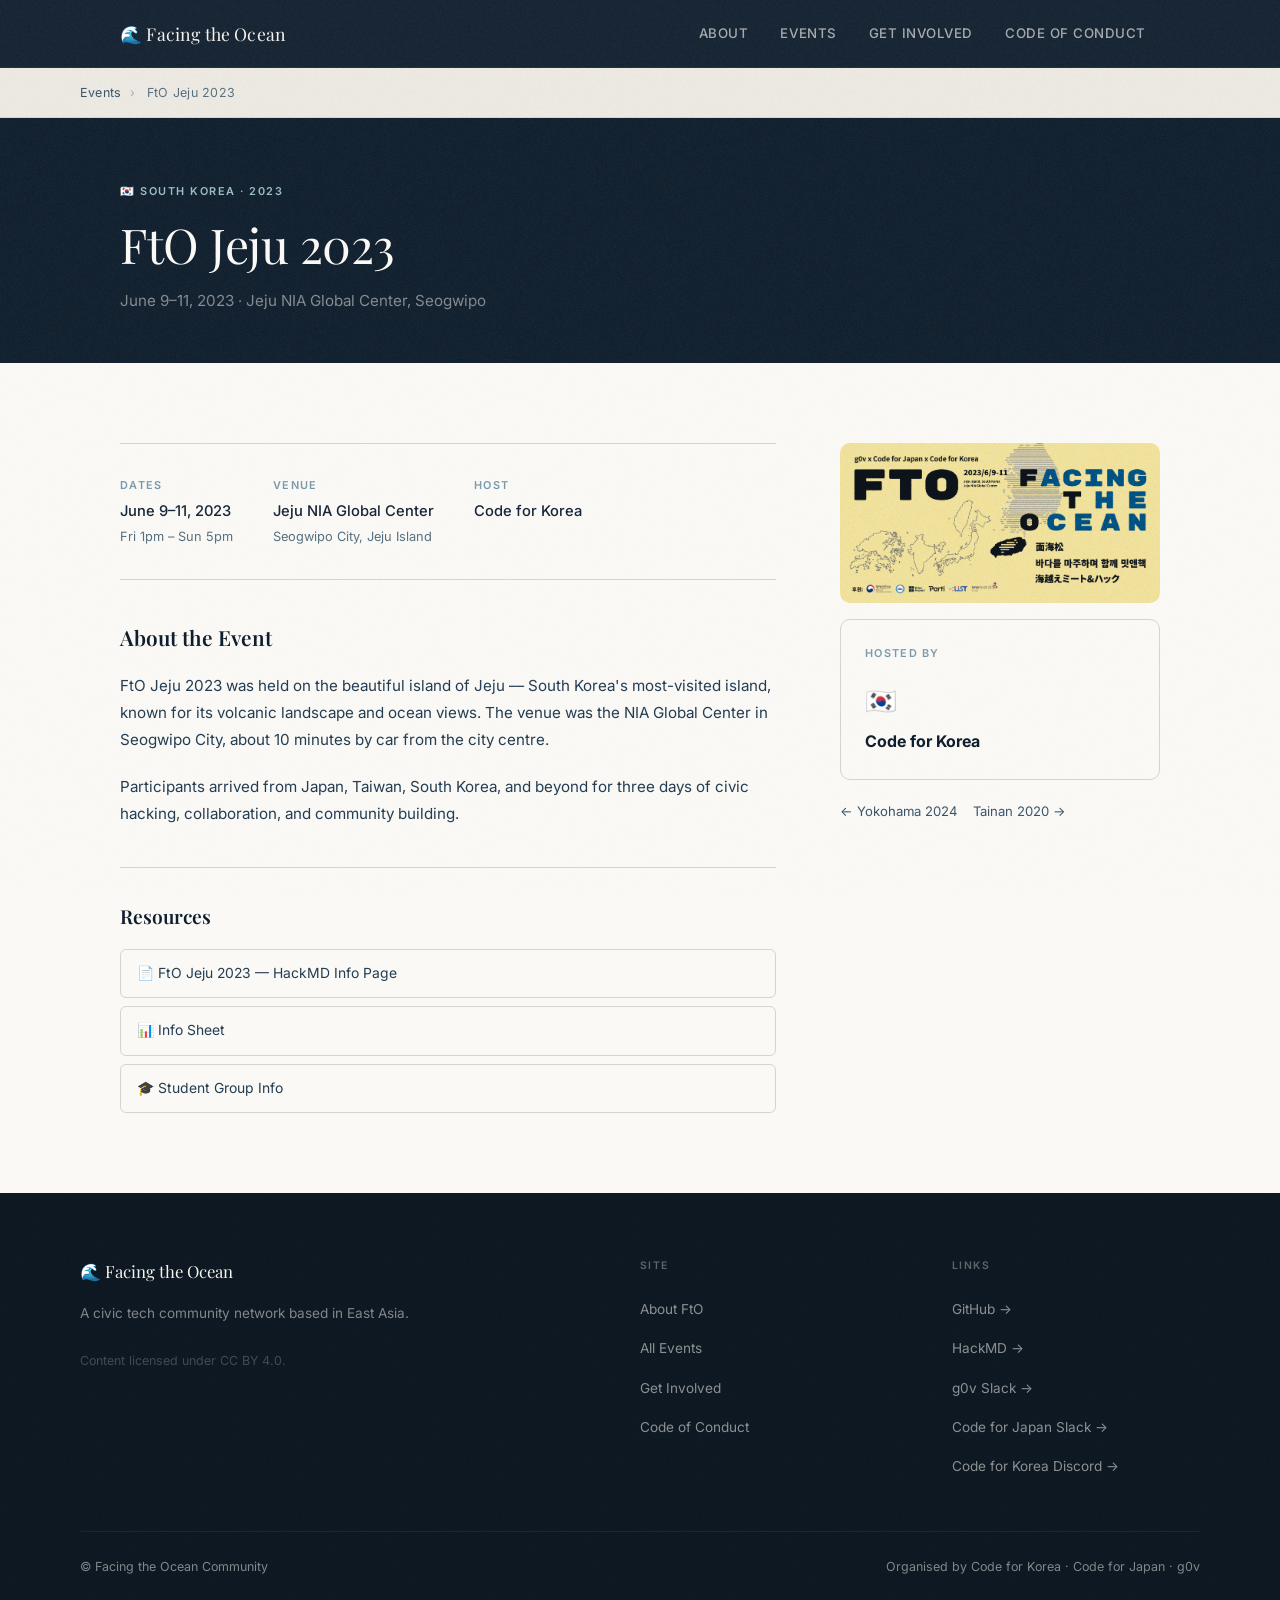
<file: events/jeju-2023.html>
<!DOCTYPE html>
<html lang="en">
<head>
  <meta charset="UTF-8"><meta name="viewport" content="width=device-width, initial-scale=1.0">
  <title>FtO Jeju 2023 — Facing the Ocean</title>
  <link rel="preconnect" href="https://fonts.googleapis.com">
  <link rel="preconnect" href="https://fonts.gstatic.com" crossorigin>
  <link href="https://fonts.googleapis.com/css2?family=Playfair+Display:ital,wght@0,400;0,600;0,700;1,400;1,600&family=Inter:wght@300;400;500;600&display=swap" rel="stylesheet">
  <link rel="stylesheet" href="../css/style.css">
</head>
<body>
<nav class="site-nav"><div class="nav-inner">
  <a href="../index.html" class="nav-logo">🌊 Facing the Ocean</a>
  <div class="nav-links"><a href="../about.html">About</a><a href="../events.html">Events</a><a href="../get-involved.html">Get Involved</a><a href="../coc.html">Code of Conduct</a></div>
  <button class="nav-toggle">☰</button>
</div></nav>
<div class="breadcrumb"><div class="breadcrumb-inner"><a href="../events.html">Events</a><span>›</span> FtO Jeju 2023</div></div>
<section class="page-hero"><div class="container">
  <p class="eyebrow">🇰🇷 South Korea · 2023</p>
  <h1>FtO Jeju 2023</h1>
  <p>June 9–11, 2023 · Jeju NIA Global Center, Seogwipo</p>
</div></section>
<section class="section section-paper"><div class="container">
  <div class="event-layout">
    <div>
      <div class="event-info-bar">
        <div class="info-item"><div class="info-label">Dates</div><div class="info-val">June 9–11, 2023<small>Fri 1pm – Sun 5pm</small></div></div>
        <div class="info-item"><div class="info-label">Venue</div><div class="info-val">Jeju NIA Global Center<small>Seogwipo City, Jeju Island</small></div></div>
        <div class="info-item"><div class="info-label">Host</div><div class="info-val">Code for Korea</div></div>
      </div>
      <div class="prose">
        <h2>About the Event</h2>
        <p>FtO Jeju 2023 was held on the beautiful island of Jeju — South Korea's most-visited island, known for its volcanic landscape and ocean views. The venue was the NIA Global Center in Seogwipo City, about 10 minutes by car from the city centre.</p>
        <p>Participants arrived from Japan, Taiwan, South Korea, and beyond for three days of civic hacking, collaboration, and community building.</p>
      </div>
      <div style="margin-top:var(--space-10); padding-top:var(--space-8); border-top:1px solid var(--warm-300);">
        <p style="font-family:var(--font-serif); font-size:1.2rem; font-weight:600; color:var(--ink-900); margin-bottom:var(--space-4);">Resources</p>
        <ul class="resource-list">
          <li><a href="https://g0v.hackmd.io/8xxkO_0ZQqm-ZeA7909V5g" target="_blank">📄 FtO Jeju 2023 — HackMD Info Page</a></li>
          <li><a href="https://docs.google.com/spreadsheets/d/1SGMEjV7JHGfzqmQ2bV2EZnGOWx4eaqTeQVlRQMviUes/edit#gid=0" target="_blank">📊 Info Sheet</a></li>
          <li><a href="https://g0v.hackmd.io/@jothon/B1vIprQ83" target="_blank">🎓 Student Group Info</a></li>
        </ul>
      </div>
    </div>
    <div>
      <img src="../images/fto-jeju-2023-poster.png" alt="FtO Jeju 2023 poster" style="width:100%; height:auto; display:block; margin-bottom:var(--space-4); border-radius:var(--radius);">
      <div class="sidebar-card"><p class="sc-label">Hosted by</p><div style="font-size:1.6rem; margin-bottom:6px;">🇰🇷</div><strong style="color:var(--ink-900);">Code for Korea</strong></div>
      <div style="margin-top:var(--space-5); font-size:0.82rem; display:flex; gap:var(--space-4);">
        <a href="yokohama-2024.html" style="color:var(--ink-600);">← Yokohama 2024</a>
        <a href="tainan-2020.html" style="color:var(--ink-600);">Tainan 2020 →</a>
      </div>
    </div>
  </div>
</div></section>
<footer class="site-footer"><div class="footer-inner">
  <div class="footer-brand"><span class="footer-logo">🌊 Facing the Ocean</span><p>A civic tech community network based in East Asia.</p><p class="f-cc">Content licensed under CC BY 4.0.</p></div>
  <div class="footer-col"><h4>Site</h4><ul><li><a href="../about.html">About FtO</a></li><li><a href="../events.html">All Events</a></li><li><a href="../get-involved.html">Get Involved</a></li><li><a href="../coc.html">Code of Conduct</a></li></ul></div>
  <div class="footer-col"><h4>Links</h4><ul><li><a href="https://github.com/facing-the-ocean" target="_blank">GitHub →</a></li><li><a href="https://g0v.hackmd.io/@fto/book" target="_blank">HackMD →</a></li><li><a href="https://join.g0v.tw" target="_blank">g0v Slack →</a></li><li><a href="https://join.slack.com/t/cfj/shared_invite/zt-2fpevxmog-i09Wj6RLrKkoLKmKaektsw" target="_blank">Code for Japan Slack →</a></li><li><a href="https://discord.gg/7TFjpyqsNC" target="_blank">Code for Korea Discord →</a></li></ul></div>
</div><div class="footer-bottom"><span>© Facing the Ocean Community</span><span>Organised by Code for Korea · Code for Japan · g0v</span></div></footer>
<script src="../js/main.js"></script>
</body></html>
</file>
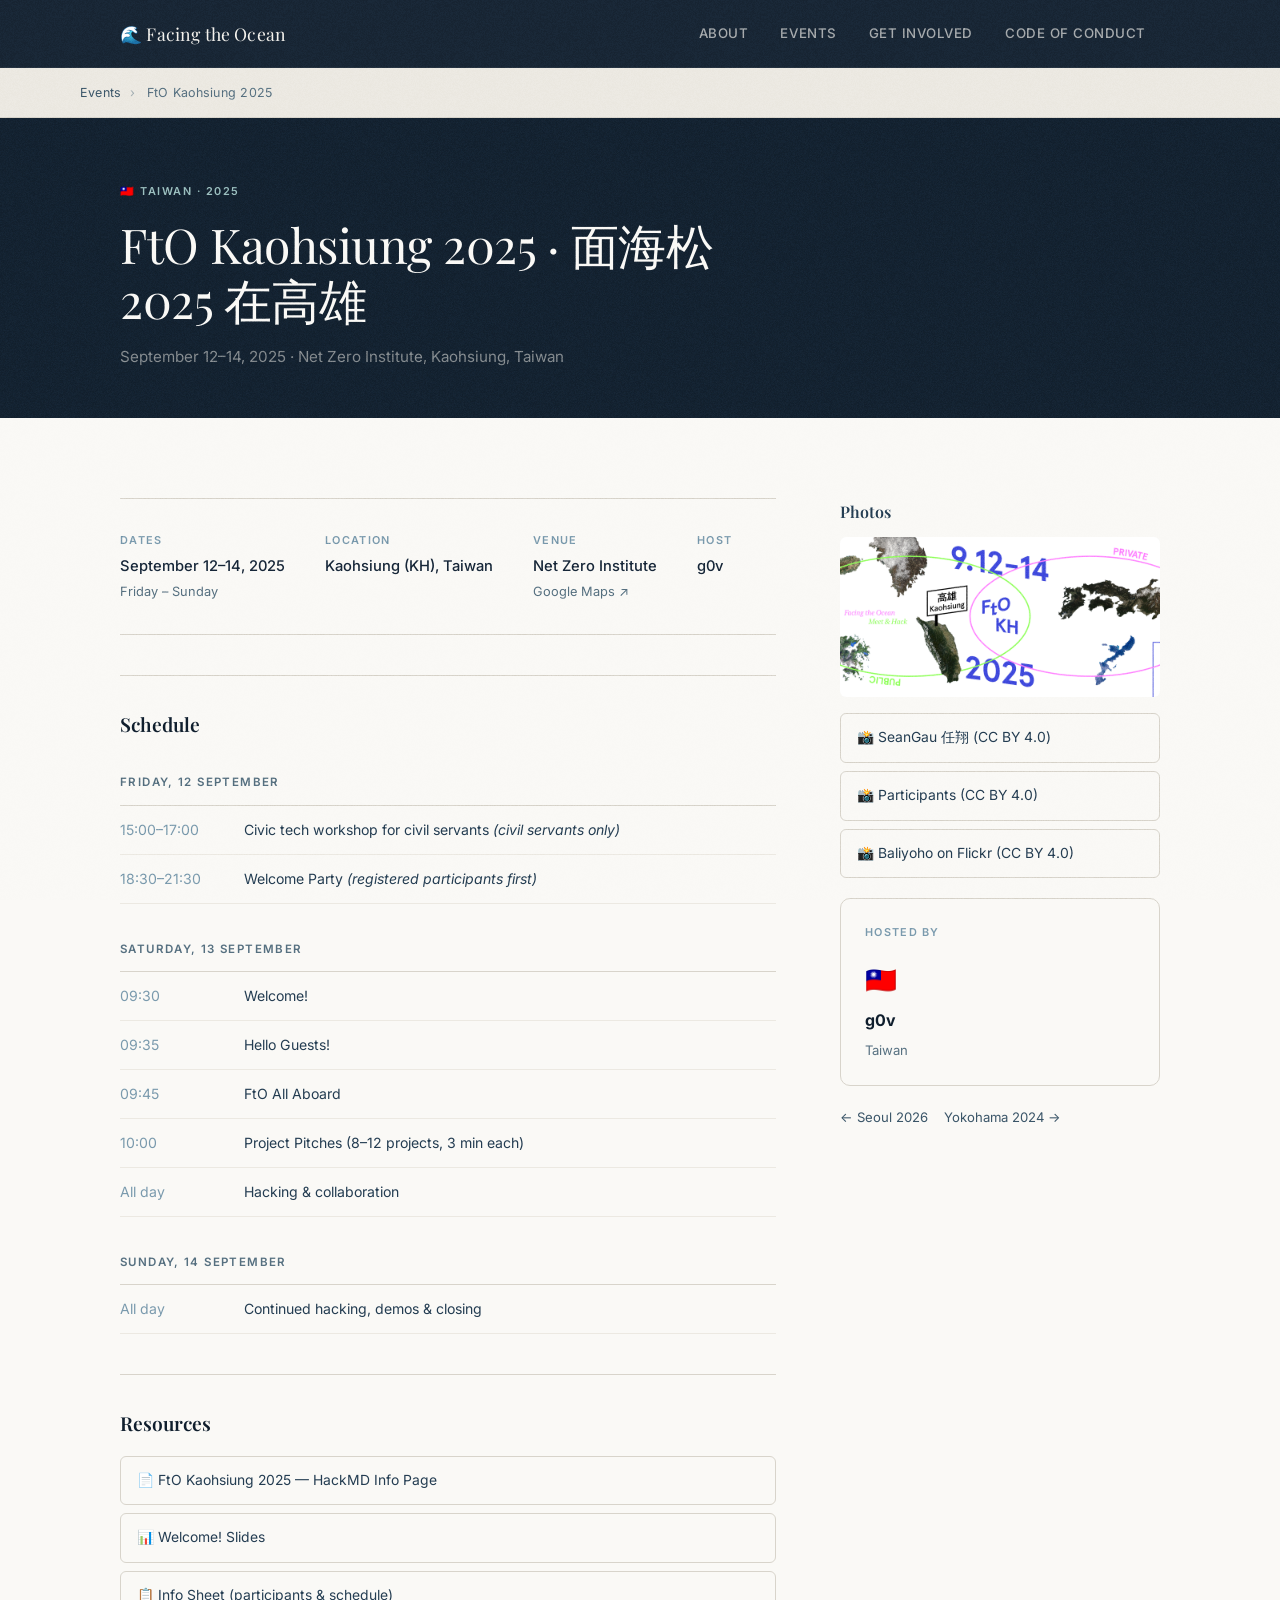
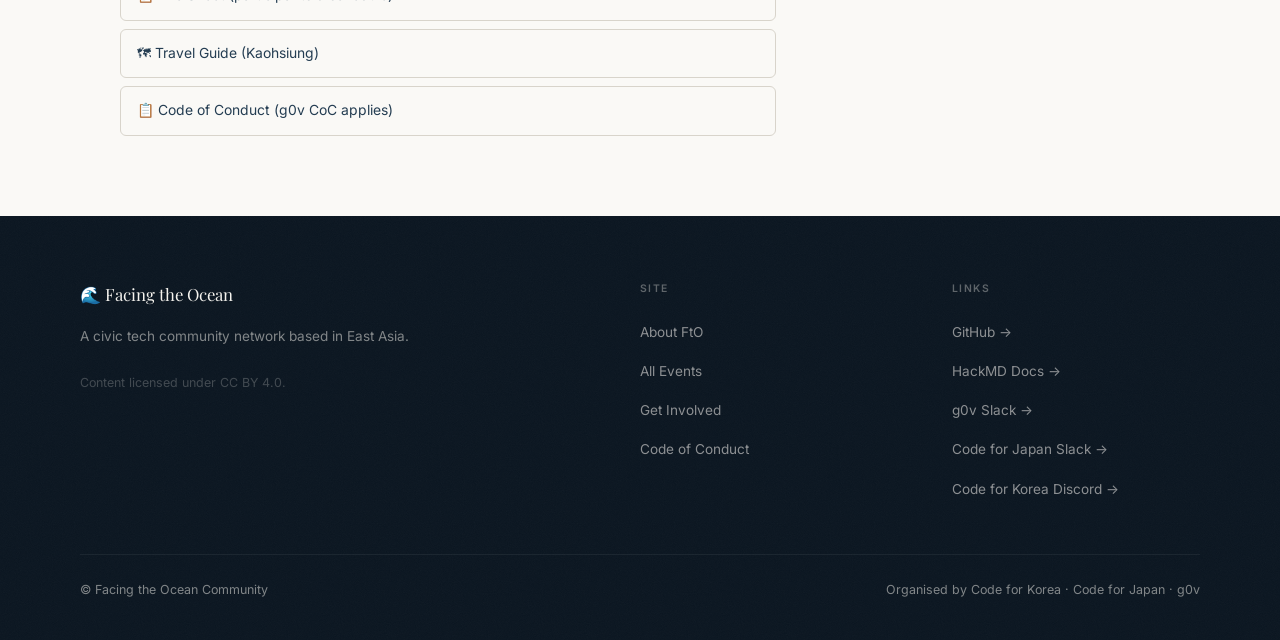
<file: events/kh-2025.html>
<!DOCTYPE html>
<html lang="en">
<head>
  <meta charset="UTF-8">
  <meta name="viewport" content="width=device-width, initial-scale=1.0">
  <title>FtO Kaohsiung 2025 — Facing the Ocean</title>
  <link rel="preconnect" href="https://fonts.googleapis.com">
  <link rel="preconnect" href="https://fonts.gstatic.com" crossorigin>
  <link href="https://fonts.googleapis.com/css2?family=Playfair+Display:ital,wght@0,400;0,600;0,700;1,400;1,600&family=Inter:wght@300;400;500;600&display=swap" rel="stylesheet">
  <link rel="stylesheet" href="../css/style.css">
</head>
<body>

<nav class="site-nav">
  <div class="nav-inner">
    <a href="../index.html" class="nav-logo">🌊 Facing the Ocean</a>
    <div class="nav-links">
      <a href="../about.html">About</a>
      <a href="../events.html">Events</a>
      <a href="../get-involved.html">Get Involved</a>
      <a href="../coc.html">Code of Conduct</a>
    </div>
    <button class="nav-toggle" aria-label="Toggle navigation">☰</button>
  </div>
</nav>

<div class="breadcrumb">
  <div class="breadcrumb-inner">
    <a href="../events.html">Events</a><span>›</span> FtO Kaohsiung 2025
  </div>
</div>

<section class="page-hero">
  <div class="container">
    <p class="eyebrow">🇹🇼 Taiwan · 2025</p>
    <h1>FtO Kaohsiung 2025 · 面海松 2025 在高雄</h1>
    <p>September 12–14, 2025 · Net Zero Institute, Kaohsiung, Taiwan</p>
  </div>
</section>

<section class="section section-paper">
  <div class="container">
    <div class="event-layout">

      <div>
        <div class="event-info-bar">
          <div class="info-item">
            <div class="info-label">Dates</div>
            <div class="info-val">September 12–14, 2025<small>Friday – Sunday</small></div>
          </div>
          <div class="info-item">
            <div class="info-label">Location</div>
            <div class="info-val">Kaohsiung (KH), Taiwan</div>
          </div>
          <div class="info-item">
            <div class="info-label">Venue</div>
            <div class="info-val">Net Zero Institute<small><a href="https://maps.google.com" target="_blank" style="color:var(--ink-500);">Google Maps ↗</a></small></div>
          </div>
          <div class="info-item">
            <div class="info-label">Host</div>
            <div class="info-val">g0v</div>
          </div>
        </div>

        <h2 style="font-family:var(--font-serif); font-size:1.2rem; font-weight:600; color:var(--ink-900); margin:var(--space-8) 0 0; padding-top:var(--space-8); border-top:1px solid var(--warm-300);">Schedule</h2>
        <div class="schedule-day-header" style="margin-top:var(--space-4);">Friday, 12 September</div>
        <div class="schedule-entry"><span class="s-time">15:00–17:00</span><span class="s-event">Civic tech workshop for civil servants <em>(civil servants only)</em></span></div>
        <div class="schedule-entry"><span class="s-time">18:30–21:30</span><span class="s-event">Welcome Party <em>(registered participants first)</em></span></div>
        <div class="schedule-day-header">Saturday, 13 September</div>
        <div class="schedule-entry"><span class="s-time">09:30</span><span class="s-event">Welcome!</span></div>
        <div class="schedule-entry"><span class="s-time">09:35</span><span class="s-event">Hello Guests!</span></div>
        <div class="schedule-entry"><span class="s-time">09:45</span><span class="s-event">FtO All Aboard</span></div>
        <div class="schedule-entry"><span class="s-time">10:00</span><span class="s-event">Project Pitches (8–12 projects, 3 min each)</span></div>
        <div class="schedule-entry"><span class="s-time">All day</span><span class="s-event">Hacking &amp; collaboration</span></div>
        <div class="schedule-day-header">Sunday, 14 September</div>
        <div class="schedule-entry"><span class="s-time">All day</span><span class="s-event">Continued hacking, demos &amp; closing</span></div>

        <div style="margin-top:var(--space-10); padding-top:var(--space-8); border-top:1px solid var(--warm-300);">
          <p style="font-family:var(--font-serif); font-size:1.2rem; font-weight:600; color:var(--ink-900); margin-bottom:var(--space-4);">Resources</p>
          <ul class="resource-list">
            <li><a href="https://g0v.hackmd.io/UJCmd7kiSROiO1cc7J0lGw" target="_blank">📄 FtO Kaohsiung 2025 — HackMD Info Page</a></li>
            <li><a href="https://docs.google.com/presentation/d/192uozQ1F4zC_RXdkVfzGGYkQ2BHLjy2EI9fwuM5SQR4/edit" target="_blank">📊 Welcome! Slides</a></li>
            <li><a href="https://docs.google.com/spreadsheets/d/15FcAeqUhbcxhHRkh1BITSUle8xbqGg-Foy2-TCftmuM/edit" target="_blank">📋 Info Sheet (participants &amp; schedule)</a></li>
            <li><a href="https://g0v.hackmd.io/uTn5riZzRGSHKEOCm6MmaA" target="_blank">🗺 Travel Guide (Kaohsiung)</a></li>
            <li><a href="../coc.html">📋 Code of Conduct (g0v CoC applies)</a></li>
          </ul>
        </div>
      </div>

      <!-- Sidebar -->
      <div>
        <div id="photos">
          <p style="font-family:var(--font-serif); font-size:1rem; font-weight:600; color:var(--ink-700); margin-bottom:var(--space-3);">Photos</p>
          <img src="../images/fto-kh-2025-poster.png" alt="FtO Kaohsiung 2025 poster" style="width:100%; height:auto; display:block; margin-bottom:var(--space-4); border-radius:var(--radius-sm);">
          <ul class="resource-list">
            <li><a href="https://photos.app.goo.gl/JtSRkvVRjzgjbQYw9" target="_blank">📸 SeanGau 任翔 (CC BY 4.0)</a></li>
            <li><a href="https://photos.app.goo.gl/4Xt3hdQjKtmf6AXL8" target="_blank">📸 Participants (CC BY 4.0)</a></li>
            <li><a href="https://www.flickr.com/photos/g0v/albums/72177720329366121" target="_blank">📸 Baliyoho on Flickr (CC BY 4.0)</a></li>
          </ul>
        </div>

        <div class="sidebar-card" style="margin-top:var(--space-5);">
          <p class="sc-label">Hosted by</p>
          <div style="font-size:1.6rem; margin-bottom:6px;">🇹🇼</div>
          <strong style="color:var(--ink-900);">g0v</strong>
          <p style="font-size:0.82rem; color:var(--ink-500); margin-top:4px;">Taiwan</p>
        </div>
        <div style="margin-top:var(--space-5); font-size:0.82rem; display:flex; gap:var(--space-4);">
          <a href="seoul-2026.html" style="color:var(--ink-600);">← Seoul 2026</a>
          <a href="yokohama-2024.html" style="color:var(--ink-600);">Yokohama 2024 →</a>
        </div>
      </div>

    </div>
  </div>
</section>

<footer class="site-footer">
  <div class="footer-inner">
    <div class="footer-brand">
      <span class="footer-logo">🌊 Facing the Ocean</span>
      <p>A civic tech community network based in East Asia.</p>
      <p class="f-cc">Content licensed under CC BY 4.0.</p>
    </div>
    <div class="footer-col">
      <h4>Site</h4>
      <ul>
        <li><a href="../about.html">About FtO</a></li>
        <li><a href="../events.html">All Events</a></li>
        <li><a href="../get-involved.html">Get Involved</a></li>
        <li><a href="../coc.html">Code of Conduct</a></li>
      </ul>
    </div>
    <div class="footer-col">
      <h4>Links</h4>
      <ul>
        <li><a href="https://github.com/facing-the-ocean" target="_blank">GitHub →</a></li>
        <li><a href="https://g0v.hackmd.io/@fto/book" target="_blank">HackMD Docs →</a></li>
        <li><a href="https://join.g0v.tw" target="_blank">g0v Slack →</a></li>
        <li><a href="https://join.slack.com/t/cfj/shared_invite/zt-2fpevxmog-i09Wj6RLrKkoLKmKaektsw" target="_blank">Code for Japan Slack →</a></li>
        <li><a href="https://discord.gg/7TFjpyqsNC" target="_blank">Code for Korea Discord →</a></li>
      </ul>
    </div>
  </div>
  <div class="footer-bottom">
    <span>© Facing the Ocean Community</span>
    <span>Organised by Code for Korea · Code for Japan · g0v</span>
  </div>
</footer>

<script src="../js/main.js"></script>
</body>
</html>
</file>
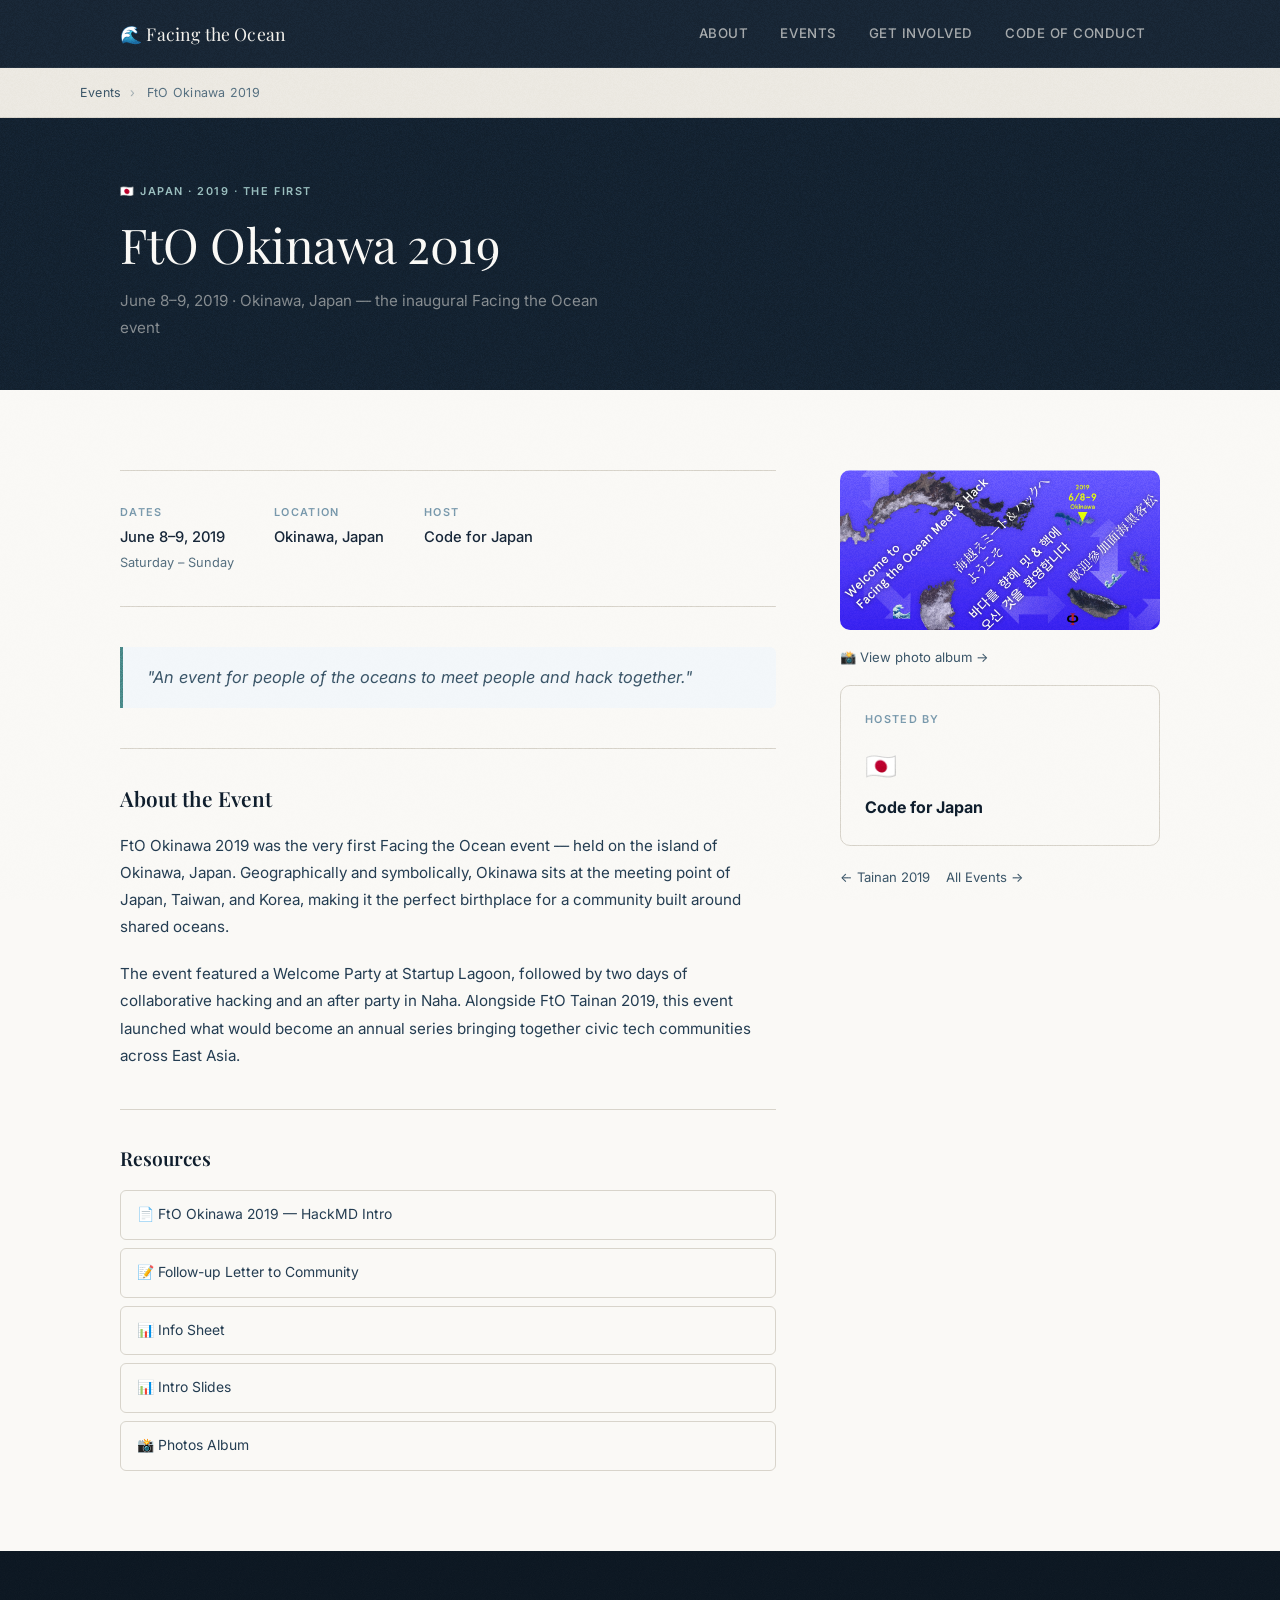
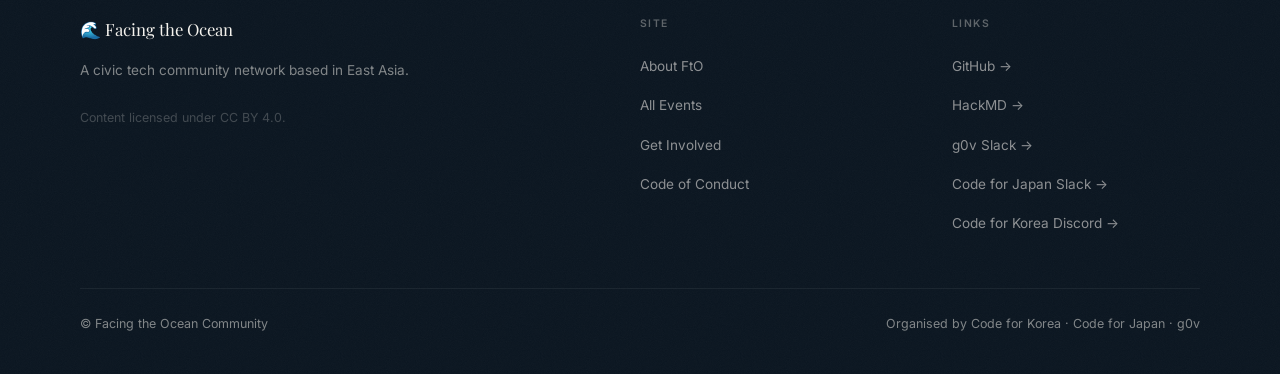
<file: events/okinawa-2019.html>
<!DOCTYPE html>
<html lang="en">
<head>
  <meta charset="UTF-8"><meta name="viewport" content="width=device-width, initial-scale=1.0">
  <title>FtO Okinawa 2019 — Facing the Ocean</title>
  <link rel="preconnect" href="https://fonts.googleapis.com">
  <link rel="preconnect" href="https://fonts.gstatic.com" crossorigin>
  <link href="https://fonts.googleapis.com/css2?family=Playfair+Display:ital,wght@0,400;0,600;0,700;1,400;1,600&family=Inter:wght@300;400;500;600&display=swap" rel="stylesheet">
  <link rel="stylesheet" href="../css/style.css">
</head>
<body>
<nav class="site-nav"><div class="nav-inner">
  <a href="../index.html" class="nav-logo">🌊 Facing the Ocean</a>
  <div class="nav-links"><a href="../about.html">About</a><a href="../events.html">Events</a><a href="../get-involved.html">Get Involved</a><a href="../coc.html">Code of Conduct</a></div>
  <button class="nav-toggle">☰</button>
</div></nav>
<div class="breadcrumb"><div class="breadcrumb-inner"><a href="../events.html">Events</a><span>›</span> FtO Okinawa 2019</div></div>
<section class="page-hero"><div class="container">
  <p class="eyebrow">🇯🇵 Japan · 2019 · The First</p>
  <h1>FtO Okinawa 2019</h1>
  <p>June 8–9, 2019 · Okinawa, Japan — the inaugural Facing the Ocean event</p>
</div></section>
<section class="section section-paper"><div class="container">
  <div class="event-layout">
    <div>
      <div class="event-info-bar">
        <div class="info-item"><div class="info-label">Dates</div><div class="info-val">June 8–9, 2019<small>Saturday – Sunday</small></div></div>
        <div class="info-item"><div class="info-label">Location</div><div class="info-val">Okinawa, Japan</div></div>
        <div class="info-item"><div class="info-label">Host</div><div class="info-val">Code for Japan</div></div>
      </div>
      <div class="prose">
        <blockquote><p>"An event for people of the oceans to meet people and hack together."</p></blockquote>
        <h2>About the Event</h2>
        <p>FtO Okinawa 2019 was the very first Facing the Ocean event — held on the island of Okinawa, Japan. Geographically and symbolically, Okinawa sits at the meeting point of Japan, Taiwan, and Korea, making it the perfect birthplace for a community built around shared oceans.</p>
        <p>The event featured a Welcome Party at Startup Lagoon, followed by two days of collaborative hacking and an after party in Naha. Alongside FtO Tainan 2019, this event launched what would become an annual series bringing together civic tech communities across East Asia.</p>
      </div>
      <div style="margin-top:var(--space-10); padding-top:var(--space-8); border-top:1px solid var(--warm-300);">
        <p style="font-family:var(--font-serif); font-size:1.2rem; font-weight:600; color:var(--ink-900); margin-bottom:var(--space-4);">Resources</p>
        <ul class="resource-list">
          <li><a href="https://g0v.hackmd.io/FyvU-oD-SS-rF_7_oOF2Ig" target="_blank">📄 FtO Okinawa 2019 — HackMD Intro</a></li>
          <li><a href="https://g0v.hackmd.io/E-QaUP9OTQ6RmLCQadF6iA" target="_blank">📝 Follow-up Letter to Community</a></li>
          <li><a href="https://docs.google.com/spreadsheets/d/1ZoMqFxLmXyf4CDSAsvcThcuz8cffj0CGbZTkG1SB6hg/edit" target="_blank">📊 Info Sheet</a></li>
          <li><a href="https://drive.google.com/open?id=1InhK40IMFqivVCD7DUcSrzN2vgUR8hMOeyf5zi19nT8" target="_blank">📊 Intro Slides</a></li>
          <li><a href="https://photos.app.goo.gl/brtc4uj7uJAboRPD7" target="_blank">📸 Photos Album</a></li>
        </ul>
      </div>
    </div>
    <div>
      <img src="../images/fto-ok-2019-poster.png" alt="FtO Okinawa 2019 poster" style="width:100%; height:auto; display:block; margin-bottom:var(--space-4); border-radius:var(--radius);">
      <a href="https://photos.app.goo.gl/brtc4uj7uJAboRPD7" target="_blank" style="display:flex; align-items:center; gap:6px; font-size:0.82rem; color:var(--ink-600); margin-bottom:var(--space-4);">📸 View photo album →</a>
      <div class="sidebar-card"><p class="sc-label">Hosted by</p><div style="font-size:1.6rem; margin-bottom:6px;">🇯🇵</div><strong style="color:var(--ink-900);">Code for Japan</strong></div>
      <div style="margin-top:var(--space-5); font-size:0.82rem; display:flex; gap:var(--space-4);">
        <a href="tainan-2019.html" style="color:var(--ink-600);">← Tainan 2019</a>
        <a href="../events.html" style="color:var(--ink-600);">All Events →</a>
      </div>
    </div>
  </div>
</div></section>
<footer class="site-footer"><div class="footer-inner">
  <div class="footer-brand"><span class="footer-logo">🌊 Facing the Ocean</span><p>A civic tech community network based in East Asia.</p><p class="f-cc">Content licensed under CC BY 4.0.</p></div>
  <div class="footer-col"><h4>Site</h4><ul><li><a href="../about.html">About FtO</a></li><li><a href="../events.html">All Events</a></li><li><a href="../get-involved.html">Get Involved</a></li><li><a href="../coc.html">Code of Conduct</a></li></ul></div>
  <div class="footer-col"><h4>Links</h4><ul><li><a href="https://github.com/facing-the-ocean" target="_blank">GitHub →</a></li><li><a href="https://g0v.hackmd.io/@fto/book" target="_blank">HackMD →</a></li><li><a href="https://join.g0v.tw" target="_blank">g0v Slack →</a></li><li><a href="https://join.slack.com/t/cfj/shared_invite/zt-2fpevxmog-i09Wj6RLrKkoLKmKaektsw" target="_blank">Code for Japan Slack →</a></li><li><a href="https://discord.gg/7TFjpyqsNC" target="_blank">Code for Korea Discord →</a></li></ul></div>
</div><div class="footer-bottom"><span>© Facing the Ocean Community</span><span>Organised by Code for Korea · Code for Japan · g0v</span></div></footer>
<script src="../js/main.js"></script>
</body></html>
</file>
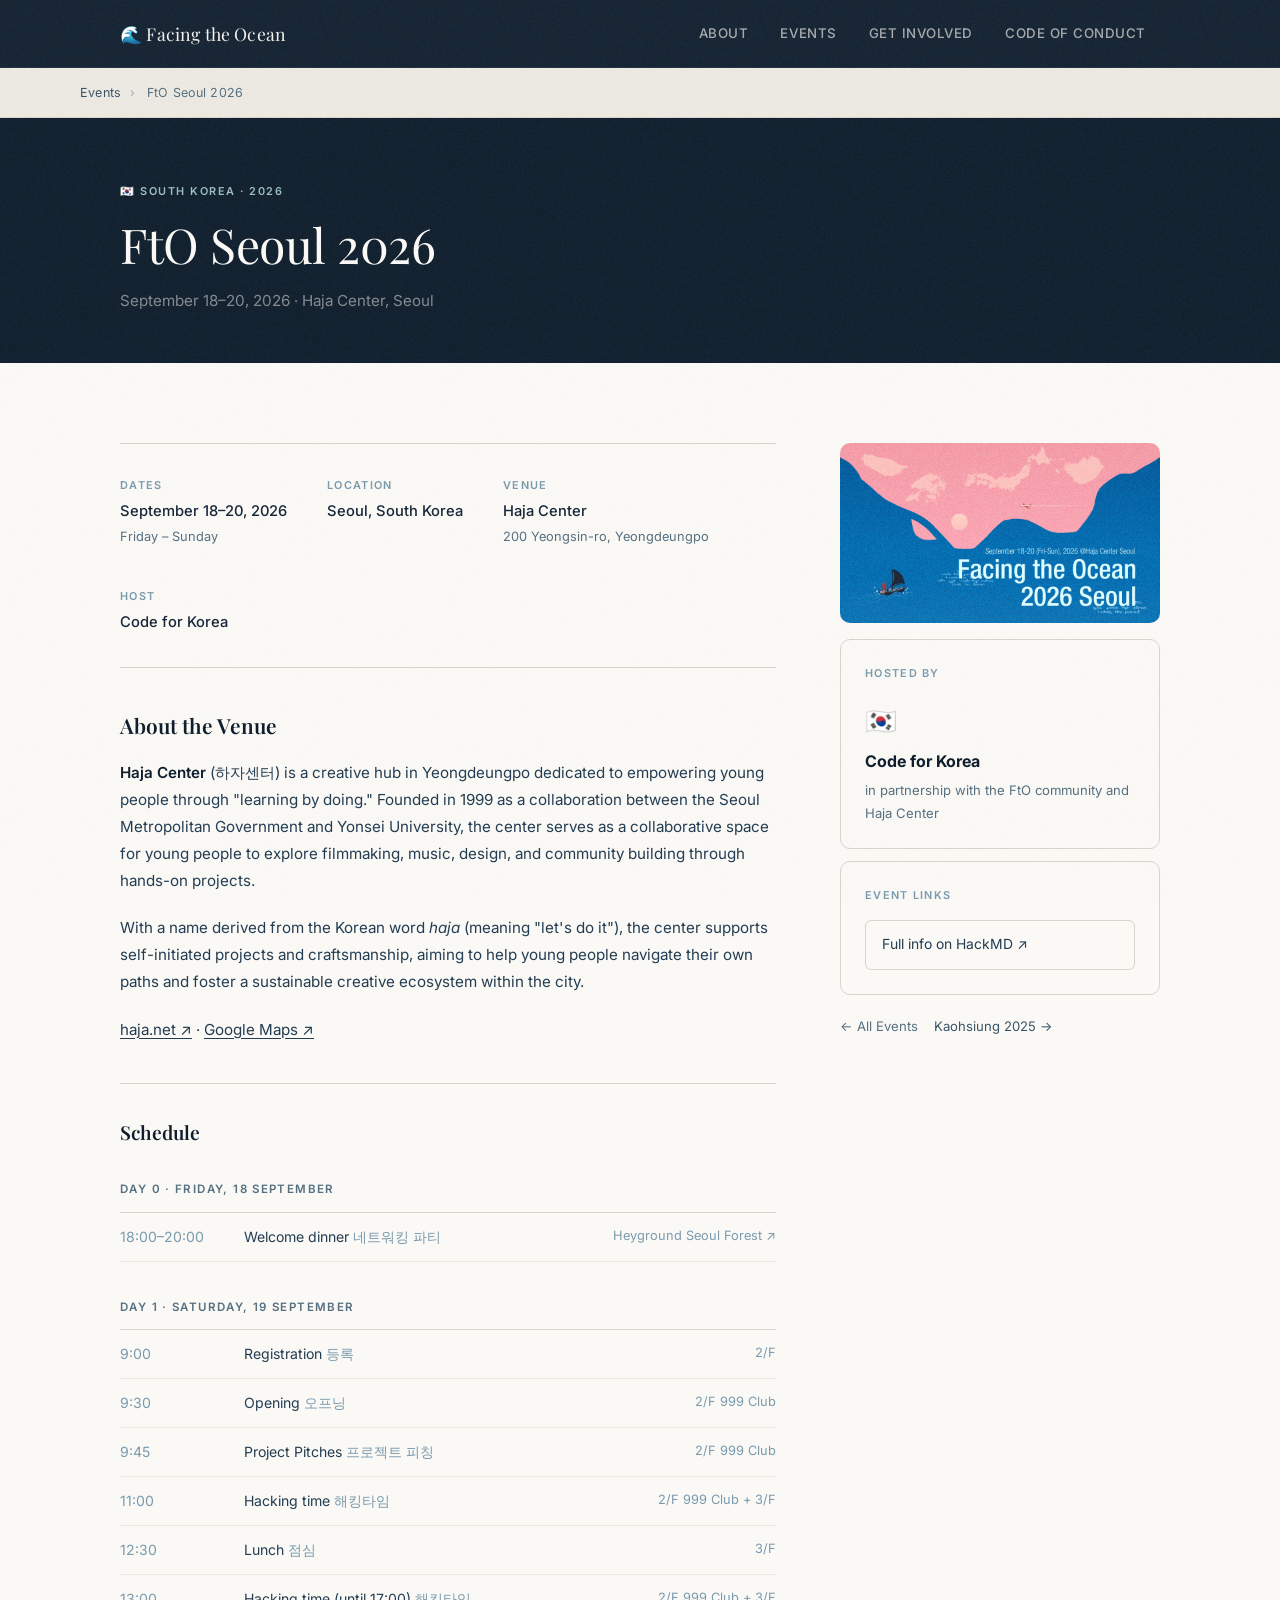
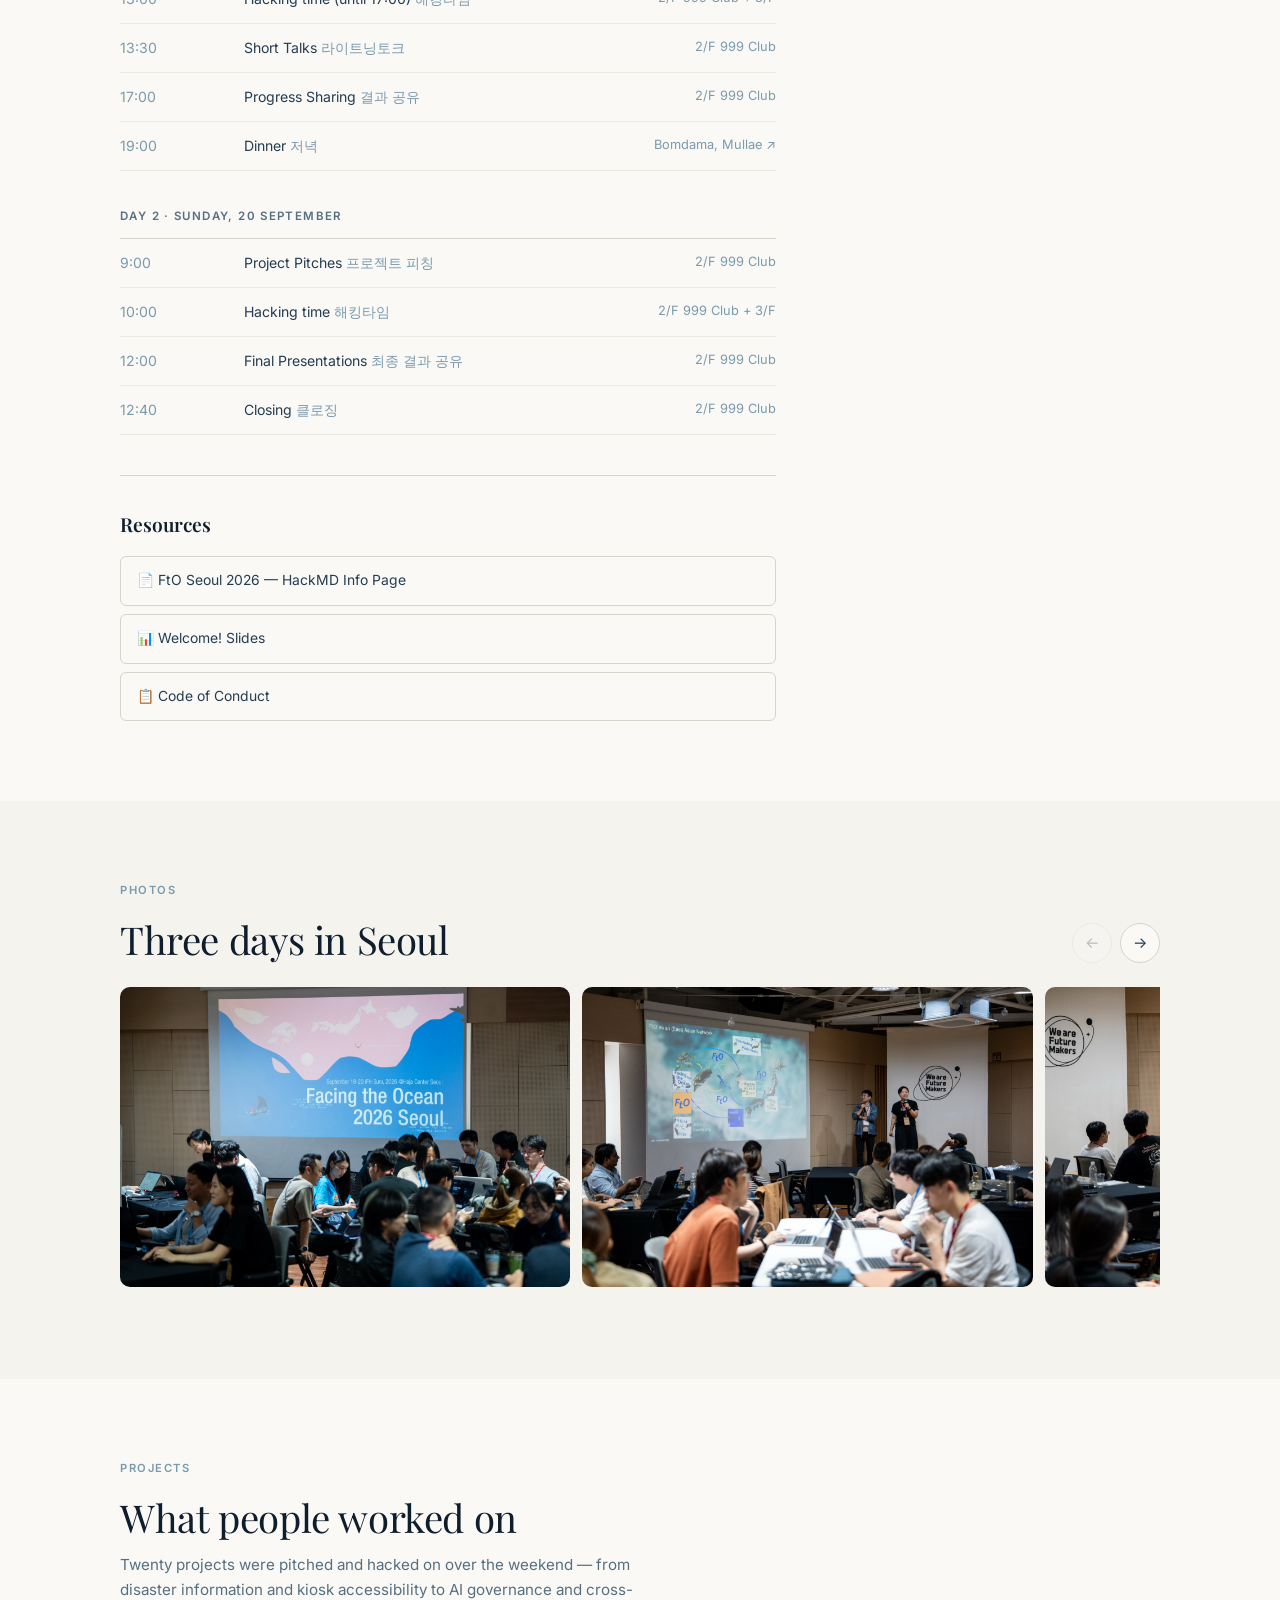
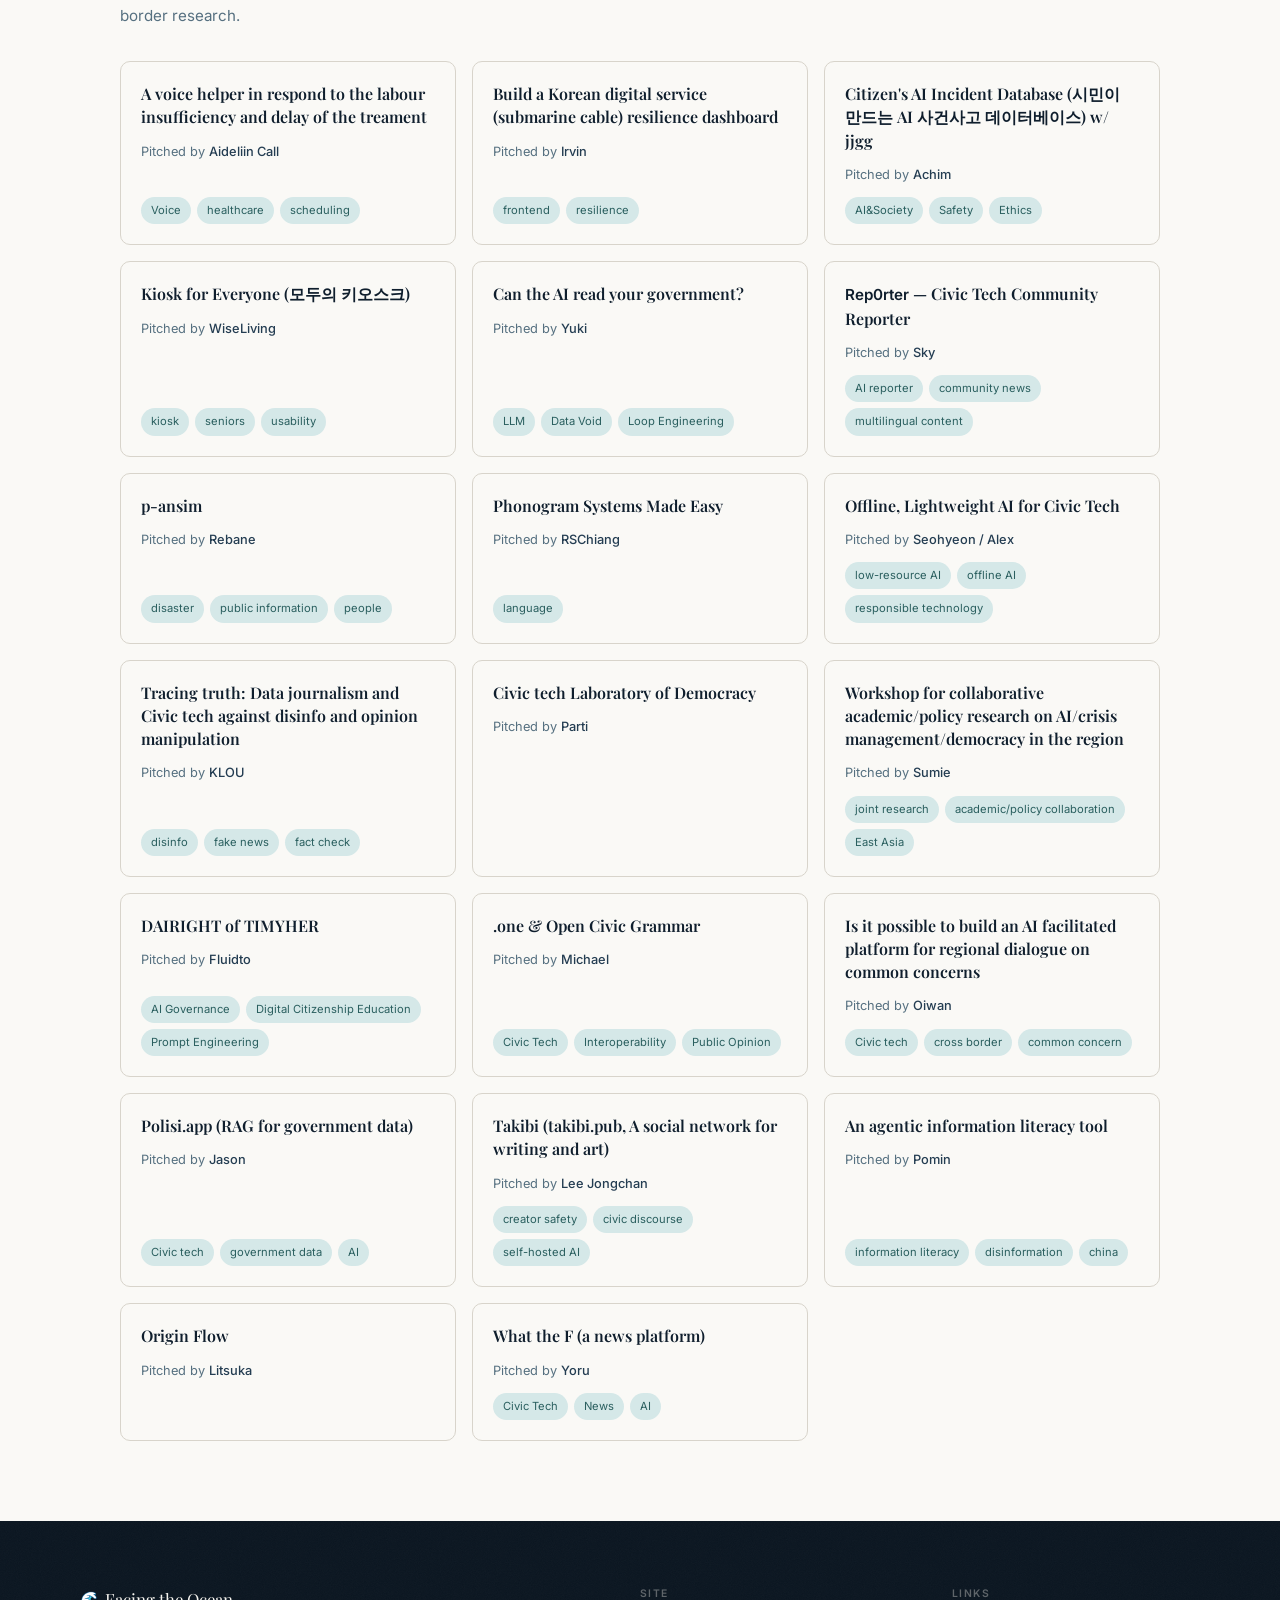
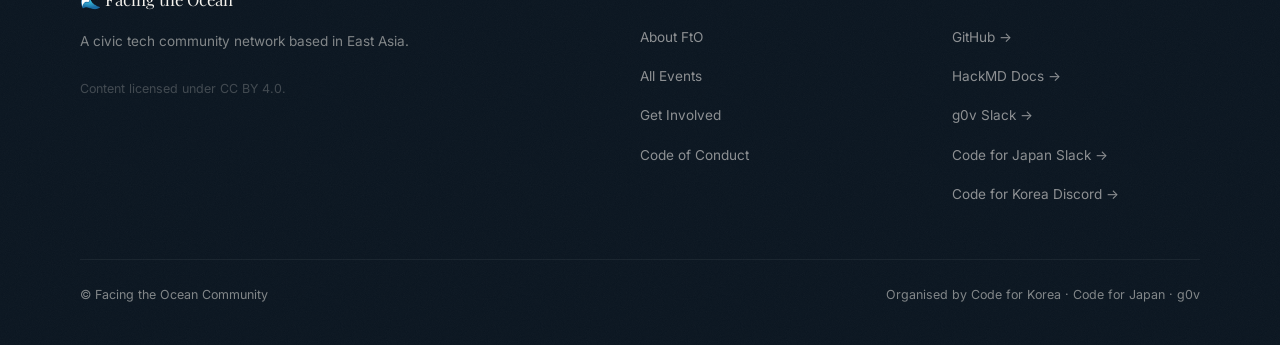
<file: events/seoul-2026.html>
<!DOCTYPE html>
<html lang="en">
<head>
  <meta charset="UTF-8">
  <meta name="viewport" content="width=device-width, initial-scale=1.0">
  <title>FtO Seoul 2026 — Facing the Ocean</title>
  <link rel="preconnect" href="https://fonts.googleapis.com">
  <link rel="preconnect" href="https://fonts.gstatic.com" crossorigin>
  <link href="https://fonts.googleapis.com/css2?family=Playfair+Display:ital,wght@0,400;0,600;0,700;1,400;1,600&family=Inter:wght@300;400;500;600&display=swap" rel="stylesheet">
  <link rel="stylesheet" href="../css/style.css">
</head>
<body>

<nav class="site-nav">
  <div class="nav-inner">
    <a href="../index.html" class="nav-logo">🌊 Facing the Ocean</a>
    <div class="nav-links">
      <a href="../about.html">About</a>
      <a href="../events.html">Events</a>
      <a href="../get-involved.html">Get Involved</a>
      <a href="../coc.html">Code of Conduct</a>
    </div>
    <button class="nav-toggle" aria-label="Toggle navigation">☰</button>
  </div>
</nav>

<div class="breadcrumb">
  <div class="breadcrumb-inner">
    <a href="../events.html">Events</a><span>›</span> FtO Seoul 2026
  </div>
</div>

<section class="page-hero">
  <div class="container">
    <p class="eyebrow">🇰🇷 South Korea · 2026</p>
    <h1>FtO Seoul 2026</h1>
    <p>September 18–20, 2026 · Haja Center, Seoul</p>
  </div>
</section>

<section class="section section-paper">
  <div class="container">
    <div class="event-layout">

      <div>
        <div class="event-info-bar">
          <div class="info-item">
            <div class="info-label">Dates</div>
            <div class="info-val">September 18–20, 2026<small>Friday – Sunday</small></div>
          </div>
          <div class="info-item">
            <div class="info-label">Location</div>
            <div class="info-val">Seoul, South Korea</div>
          </div>
          <div class="info-item">
            <div class="info-label">Venue</div>
            <div class="info-val">Haja Center<small>200 Yeongsin-ro, Yeongdeungpo</small></div>
          </div>
          <div class="info-item">
            <div class="info-label">Host</div>
            <div class="info-val">Code for Korea</div>
          </div>
        </div>

        <div class="prose">
          <h2>About the Venue</h2>
          <p><strong>Haja Center</strong> (하자센터) is a creative hub in Yeongdeungpo dedicated to empowering young people through "learning by doing." Founded in 1999 as a collaboration between the Seoul Metropolitan Government and Yonsei University, the center serves as a collaborative space for young people to explore filmmaking, music, design, and community building through hands-on projects.</p>
          <p>With a name derived from the Korean word <em>haja</em> (meaning "let's do it"), the center supports self-initiated projects and craftsmanship, aiming to help young people navigate their own paths and foster a sustainable creative ecosystem within the city.</p>
          <p><a href="https://haja.net/" target="_blank">haja.net ↗</a> · <a href="https://maps.google.com/?q=200+Yeongsin-ro+Yeongdeungpo" target="_blank">Google Maps ↗</a></p>
        </div>

        <h2 style="font-family:var(--font-serif); font-size:1.2rem; font-weight:600; color:var(--ink-900); margin:var(--space-10) 0 0; padding-top:var(--space-8); border-top:1px solid var(--warm-300);">Schedule</h2>
        <div class="schedule-day-header" style="margin-top:var(--space-4);">Day 0 · Friday, 18 September</div>
        <div class="schedule-entry"><span class="s-time">18:00–20:00</span><span class="s-event">Welcome dinner <span class="s-ko">네트워킹 파티</span></span><span class="s-loc"><a href="https://maps.google.com/?q=헤이그라운드+서울숲점" target="_blank">Heyground Seoul Forest ↗</a></span></div>
        <div class="schedule-day-header">Day 1 · Saturday, 19 September</div>
        <div class="schedule-entry"><span class="s-time">9:00</span><span class="s-event">Registration <span class="s-ko">등록</span></span><span class="s-loc">2/F</span></div>
        <div class="schedule-entry"><span class="s-time">9:30</span><span class="s-event">Opening <span class="s-ko">오프닝</span></span><span class="s-loc">2/F 999 Club</span></div>
        <div class="schedule-entry"><span class="s-time">9:45</span><span class="s-event">Project Pitches <span class="s-ko">프로젝트 피칭</span></span><span class="s-loc">2/F 999 Club</span></div>
        <div class="schedule-entry"><span class="s-time">11:00</span><span class="s-event">Hacking time <span class="s-ko">해킹타임</span></span><span class="s-loc">2/F 999 Club + 3/F</span></div>
        <div class="schedule-entry"><span class="s-time">12:30</span><span class="s-event">Lunch <span class="s-ko">점심</span></span><span class="s-loc">3/F</span></div>
        <div class="schedule-entry"><span class="s-time">13:00</span><span class="s-event">Hacking time (until 17:00) <span class="s-ko">해킹타임</span></span><span class="s-loc">2/F 999 Club + 3/F</span></div>
        <div class="schedule-entry"><span class="s-time">13:30</span><span class="s-event">Short Talks <span class="s-ko">라이트닝토크</span></span><span class="s-loc">2/F 999 Club</span></div>
        <div class="schedule-entry"><span class="s-time">17:00</span><span class="s-event">Progress Sharing <span class="s-ko">결과 공유</span></span><span class="s-loc">2/F 999 Club</span></div>
        <div class="schedule-entry"><span class="s-time">19:00</span><span class="s-event">Dinner <span class="s-ko">저녁</span></span><span class="s-loc"><a href="https://maps.google.com/?q=봄담아+문래점" target="_blank">Bomdama, Mullae ↗</a></span></div>

        <div class="schedule-day-header">Day 2 · Sunday, 20 September</div>
        <div class="schedule-entry"><span class="s-time">9:00</span><span class="s-event">Project Pitches <span class="s-ko">프로젝트 피칭</span></span><span class="s-loc">2/F 999 Club</span></div>
        <div class="schedule-entry"><span class="s-time">10:00</span><span class="s-event">Hacking time <span class="s-ko">해킹타임</span></span><span class="s-loc">2/F 999 Club + 3/F</span></div>
        <div class="schedule-entry"><span class="s-time">12:00</span><span class="s-event">Final Presentations <span class="s-ko">최종 결과 공유</span></span><span class="s-loc">2/F 999 Club</span></div>
        <div class="schedule-entry"><span class="s-time">12:40</span><span class="s-event">Closing <span class="s-ko">클로징</span></span><span class="s-loc">2/F 999 Club</span></div>

        <div style="margin-top:var(--space-10); padding-top:var(--space-8); border-top:1px solid var(--warm-300);">
          <p style="font-family:var(--font-serif); font-size:1.2rem; font-weight:600; color:var(--ink-900); margin-bottom:var(--space-4);">Resources</p>
          <ul class="resource-list">
            <li><a href="https://g0v.hackmd.io/hDu0pA9QQeWS9z_8SVkmvA" target="_blank">📄 FtO Seoul 2026 — HackMD Info Page</a></li>
            <li><a href="https://docs.google.com/presentation/d/1FSBTrqiuqngX_ptujUCImlyLAMGnb1CDg_ozrCbYH3o/edit" target="_blank">📊 Welcome! Slides</a></li>
            <li><a href="../coc.html">📋 Code of Conduct</a></li>
          </ul>
        </div>
      </div>

      <!-- Sidebar -->
      <div>
        <img src="../images/fto-seoul-2026-poster.png" alt="FtO Seoul 2026 poster" style="width:100%; height:auto; display:block; margin-bottom:var(--space-4); border-radius:var(--radius);">
        <div class="sidebar-card">
          <p class="sc-label">Hosted by</p>
          <div style="font-size:1.6rem; margin-bottom:6px;">🇰🇷</div>
          <strong style="color:var(--ink-900);">Code for Korea</strong>
          <p style="font-size:0.82rem; color:var(--ink-500); margin-top:4px;">in partnership with the FtO community and Haja Center</p>
        </div>
        <div class="sidebar-card" style="margin-top:var(--space-3);">
          <p class="sc-label">Event links</p>
          <ul class="resource-list">
            <li><a href="https://g0v.hackmd.io/hDu0pA9QQeWS9z_8SVkmvA" target="_blank">Full info on HackMD ↗</a></li>
          </ul>
        </div>
        <div style="margin-top:var(--space-5); font-size:0.82rem; color:var(--ink-400); display:flex; gap:var(--space-4);">
          <a href="../events.html" style="color:var(--ink-500);">← All Events</a>
          <a href="kh-2025.html" style="color:var(--ink-600);">Kaohsiung 2025 →</a>
        </div>
      </div>

    </div>
  </div>
</section>

<!-- ── Photos ── -->
<section class="section section-warm">
  <div class="container">
    <div class="gallery">
      <div class="gallery-head">
        <div>
          <p class="section-label">Photos</p>
          <h2 class="section-heading">Three days in Seoul</h2>
        </div>
        <div class="gallery-nav">
          <button class="gallery-btn" type="button" data-dir="-1" aria-label="Scroll photos left">←</button>
          <button class="gallery-btn" type="button" data-dir="1" aria-label="Scroll photos right">→</button>
        </div>
      </div>
      <div class="photo-strip" tabindex="0" role="region" aria-label="Photos from FtO Seoul 2026">
        <figure><img src="../images/seoul-2026/seoul-4.jpg" alt="Participants at laptops around black-clothed tables, with the FtO Seoul 2026 poster projected on the wall behind them." decoding="async" width="1600" height="1066"></figure>
        <figure><img src="../images/seoul-2026/seoul-2.jpg" alt="Two organisers presenting a slide titled &quot;FtO as an (East) Asian Network&quot;, mapping past FtO events across the region." loading="lazy" decoding="async" width="1600" height="1066"></figure>
        <figure><img src="../images/seoul-2026/seoul-7.jpg" alt="A participant giving a short talk in front of a screen showing live captions in English, Chinese, Japanese and Korean." loading="lazy" decoding="async" width="1600" height="1066"></figure>
        <figure><img src="../images/seoul-2026/seoul-3.jpg" alt="A dozen participants gathered around a table in discussion during hacking time." loading="lazy" decoding="async" width="1600" height="1066"></figure>
        <figure><img src="../images/seoul-2026/seoul-9.jpg" alt="Five participants leaning over a sticker-covered laptop, working through a problem together." loading="lazy" decoding="async" width="1600" height="1066"></figure>
        <figure><img src="../images/seoul-2026/seoul-5.jpg" alt="A project team talking around a table in front of a whiteboard covered in diagrams." loading="lazy" decoding="async" width="1600" height="1066"></figure>
        <figure><img src="../images/seoul-2026/seoul-11.jpg" alt="Participants standing and sitting around a whiteboard sketching out a system diagram." loading="lazy" decoding="async" width="1600" height="1066"></figure>
        <figure><img src="../images/seoul-2026/seoul-10.jpg" alt="Two participants sharing a laptop screen and smiling while they work." loading="lazy" decoding="async" width="1600" height="1066"></figure>
        <figure><img src="../images/seoul-2026/seoul-6.jpg" alt="A group of participants laughing together around a table mid-conversation." loading="lazy" decoding="async" width="1600" height="1066"></figure>
        <figure><img src="../images/seoul-2026/seoul-8.jpg" alt="Participants in close discussion across a table of open laptops." loading="lazy" decoding="async" width="1600" height="1066"></figure>
        <figure><img src="../images/seoul-2026/seoul-12.jpg" alt="The closing session, with a slide reading &quot;See you in 2027!&quot; over a map of the region." loading="lazy" decoding="async" width="1600" height="1066"></figure>
        <figure><img src="../images/seoul-2026/seoul-1.jpg" alt="Wide group photo of everyone at their tables in the 999 Club, looking up at the camera." loading="lazy" decoding="async" width="1600" height="900"></figure>
        <figure><img src="../images/seoul-2026/seoul-13.jpg" alt="Group photo of participants on the stage at Haja Center, making finger hearts." loading="lazy" decoding="async" width="1600" height="1066"></figure>
      </div>
    </div>
  </div>
</section>

<!-- ── Projects ── -->
<section class="section section-paper">
  <div class="container">
    <p class="section-label">Projects</p>
    <h2 class="section-heading">What people worked on</h2>
    <p class="section-sub" style="margin-bottom:var(--space-8);">Twenty projects were pitched and hacked on over the weekend — from disaster information and kiosk accessibility to AI governance and cross-border research.</p>
    <div class="project-grid">

      <div class="project-card">
        <h3>A voice helper in respond to the labour insufficiency and delay of the treament</h3>
        <p class="p-by">Pitched by <strong>Aideliin Call</strong></p>
        <div class="p-tags"><span class="p-tag">Voice</span><span class="p-tag">healthcare</span><span class="p-tag">scheduling</span></div>
      </div>

      <div class="project-card">
        <h3>Build a Korean digital service (submarine cable) resilience dashboard</h3>
        <p class="p-by">Pitched by <strong>Irvin</strong></p>
        <div class="p-tags"><span class="p-tag">frontend</span><span class="p-tag">resilience</span></div>
      </div>

      <div class="project-card">
        <h3>Citizen's AI Incident Database (시민이 만드는 AI 사건사고 데이터베이스) w/ jjgg</h3>
        <p class="p-by">Pitched by <strong>Achim</strong></p>
        <div class="p-tags"><span class="p-tag">AI&amp;Society</span><span class="p-tag">Safety</span><span class="p-tag">Ethics</span></div>
      </div>

      <div class="project-card">
        <h3>Kiosk for Everyone (모두의 키오스크)</h3>
        <p class="p-by">Pitched by <strong>WiseLiving</strong></p>
        <div class="p-tags"><span class="p-tag">kiosk</span><span class="p-tag">seniors</span><span class="p-tag">usability</span></div>
      </div>

      <div class="project-card">
        <h3>Can the AI read your government?</h3>
        <p class="p-by">Pitched by <strong>Yuki</strong></p>
        <div class="p-tags"><span class="p-tag">LLM</span><span class="p-tag">Data Void</span><span class="p-tag">Loop Engineering</span></div>
      </div>

      <div class="project-card">
        <h3><span class="zero-mark">Rep0rter</span> — Civic Tech Community Reporter</h3>
        <p class="p-by">Pitched by <strong>Sky</strong></p>
        <div class="p-tags"><span class="p-tag">AI reporter</span><span class="p-tag">community news</span><span class="p-tag">multilingual content</span></div>
      </div>

      <div class="project-card">
        <h3>p-ansim</h3>
        <p class="p-by">Pitched by <strong>Rebane</strong></p>
        <div class="p-tags"><span class="p-tag">disaster</span><span class="p-tag">public information</span><span class="p-tag">people</span></div>
      </div>

      <div class="project-card">
        <h3>Phonogram Systems Made Easy</h3>
        <p class="p-by">Pitched by <strong>RSChiang</strong></p>
        <div class="p-tags"><span class="p-tag">language</span></div>
      </div>

      <div class="project-card">
        <h3>Offline, Lightweight AI for Civic Tech</h3>
        <p class="p-by">Pitched by <strong>Seohyeon / Alex</strong></p>
        <div class="p-tags"><span class="p-tag">low-resource AI</span><span class="p-tag">offline AI</span><span class="p-tag">responsible technology</span></div>
      </div>

      <div class="project-card">
        <h3>Tracing truth: Data journalism and Civic tech against disinfo and opinion manipulation</h3>
        <p class="p-by">Pitched by <strong>KLOU</strong></p>
        <div class="p-tags"><span class="p-tag">disinfo</span><span class="p-tag">fake news</span><span class="p-tag">fact check</span></div>
      </div>

      <div class="project-card">
        <h3>Civic tech Laboratory of Democracy</h3>
        <p class="p-by">Pitched by <strong>Parti</strong></p>
      </div>

      <div class="project-card">
        <h3>Workshop for collaborative academic/policy research on AI/crisis management/democracy in the region</h3>
        <p class="p-by">Pitched by <strong>Sumie</strong></p>
        <div class="p-tags"><span class="p-tag">joint research</span><span class="p-tag">academic/policy collaboration</span><span class="p-tag">East Asia</span></div>
      </div>

      <div class="project-card">
        <h3>DAIRIGHT of TIMYHER</h3>
        <p class="p-by">Pitched by <strong>Fluidto</strong></p>
        <div class="p-tags"><span class="p-tag">AI Governance</span><span class="p-tag">Digital Citizenship Education</span><span class="p-tag">Prompt Engineering</span></div>
      </div>

      <div class="project-card">
        <h3>.one &amp; Open Civic Grammar</h3>
        <p class="p-by">Pitched by <strong>Michael</strong></p>
        <div class="p-tags"><span class="p-tag">Civic Tech</span><span class="p-tag">Interoperability</span><span class="p-tag">Public Opinion</span></div>
      </div>

      <div class="project-card">
        <h3>Is it possible to build an AI facilitated platform for regional dialogue on common concerns</h3>
        <p class="p-by">Pitched by <strong>Oiwan</strong></p>
        <div class="p-tags"><span class="p-tag">Civic tech</span><span class="p-tag">cross border</span><span class="p-tag">common concern</span></div>
      </div>

      <div class="project-card">
        <h3>Polisi.app (RAG for government data)</h3>
        <p class="p-by">Pitched by <strong>Jason</strong></p>
        <div class="p-tags"><span class="p-tag">Civic tech</span><span class="p-tag">government data</span><span class="p-tag">AI</span></div>
      </div>

      <div class="project-card">
        <h3>Takibi (takibi.pub, A social network for writing and art)</h3>
        <p class="p-by">Pitched by <strong>Lee Jongchan</strong></p>
        <div class="p-tags"><span class="p-tag">creator safety</span><span class="p-tag">civic discourse</span><span class="p-tag">self-hosted AI</span></div>
      </div>

      <div class="project-card">
        <h3>An agentic information literacy tool</h3>
        <p class="p-by">Pitched by <strong>Pomin</strong></p>
        <div class="p-tags"><span class="p-tag">information literacy</span><span class="p-tag">disinformation</span><span class="p-tag">china</span></div>
      </div>

      <div class="project-card">
        <h3>Origin Flow</h3>
        <p class="p-by">Pitched by <strong>Litsuka</strong></p>
      </div>

      <div class="project-card">
        <h3>What the F (a news platform)</h3>
        <p class="p-by">Pitched by <strong>Yoru</strong></p>
        <div class="p-tags"><span class="p-tag">Civic Tech</span><span class="p-tag">News</span><span class="p-tag">AI</span></div>
      </div>

    </div>
  </div>
</section>

<footer class="site-footer">
  <div class="footer-inner">
    <div class="footer-brand">
      <span class="footer-logo">🌊 Facing the Ocean</span>
      <p>A civic tech community network based in East Asia.</p>
      <p class="f-cc">Content licensed under CC BY 4.0.</p>
    </div>
    <div class="footer-col">
      <h4>Site</h4>
      <ul>
        <li><a href="../about.html">About FtO</a></li>
        <li><a href="../events.html">All Events</a></li>
        <li><a href="../get-involved.html">Get Involved</a></li>
        <li><a href="../coc.html">Code of Conduct</a></li>
      </ul>
    </div>
    <div class="footer-col">
      <h4>Links</h4>
      <ul>
        <li><a href="https://github.com/facing-the-ocean" target="_blank">GitHub →</a></li>
        <li><a href="https://g0v.hackmd.io/@fto/book" target="_blank">HackMD Docs →</a></li>
        <li><a href="https://join.g0v.tw" target="_blank">g0v Slack →</a></li>
        <li><a href="https://join.slack.com/t/cfj/shared_invite/zt-2fpevxmog-i09Wj6RLrKkoLKmKaektsw" target="_blank">Code for Japan Slack →</a></li>
        <li><a href="https://discord.gg/7TFjpyqsNC" target="_blank">Code for Korea Discord →</a></li>
      </ul>
    </div>
  </div>
  <div class="footer-bottom">
    <span>© Facing the Ocean Community</span>
    <span>Organised by Code for Korea · Code for Japan · g0v</span>
  </div>
</footer>

<script src="../js/main.js"></script>
</body>
</html>
</file>
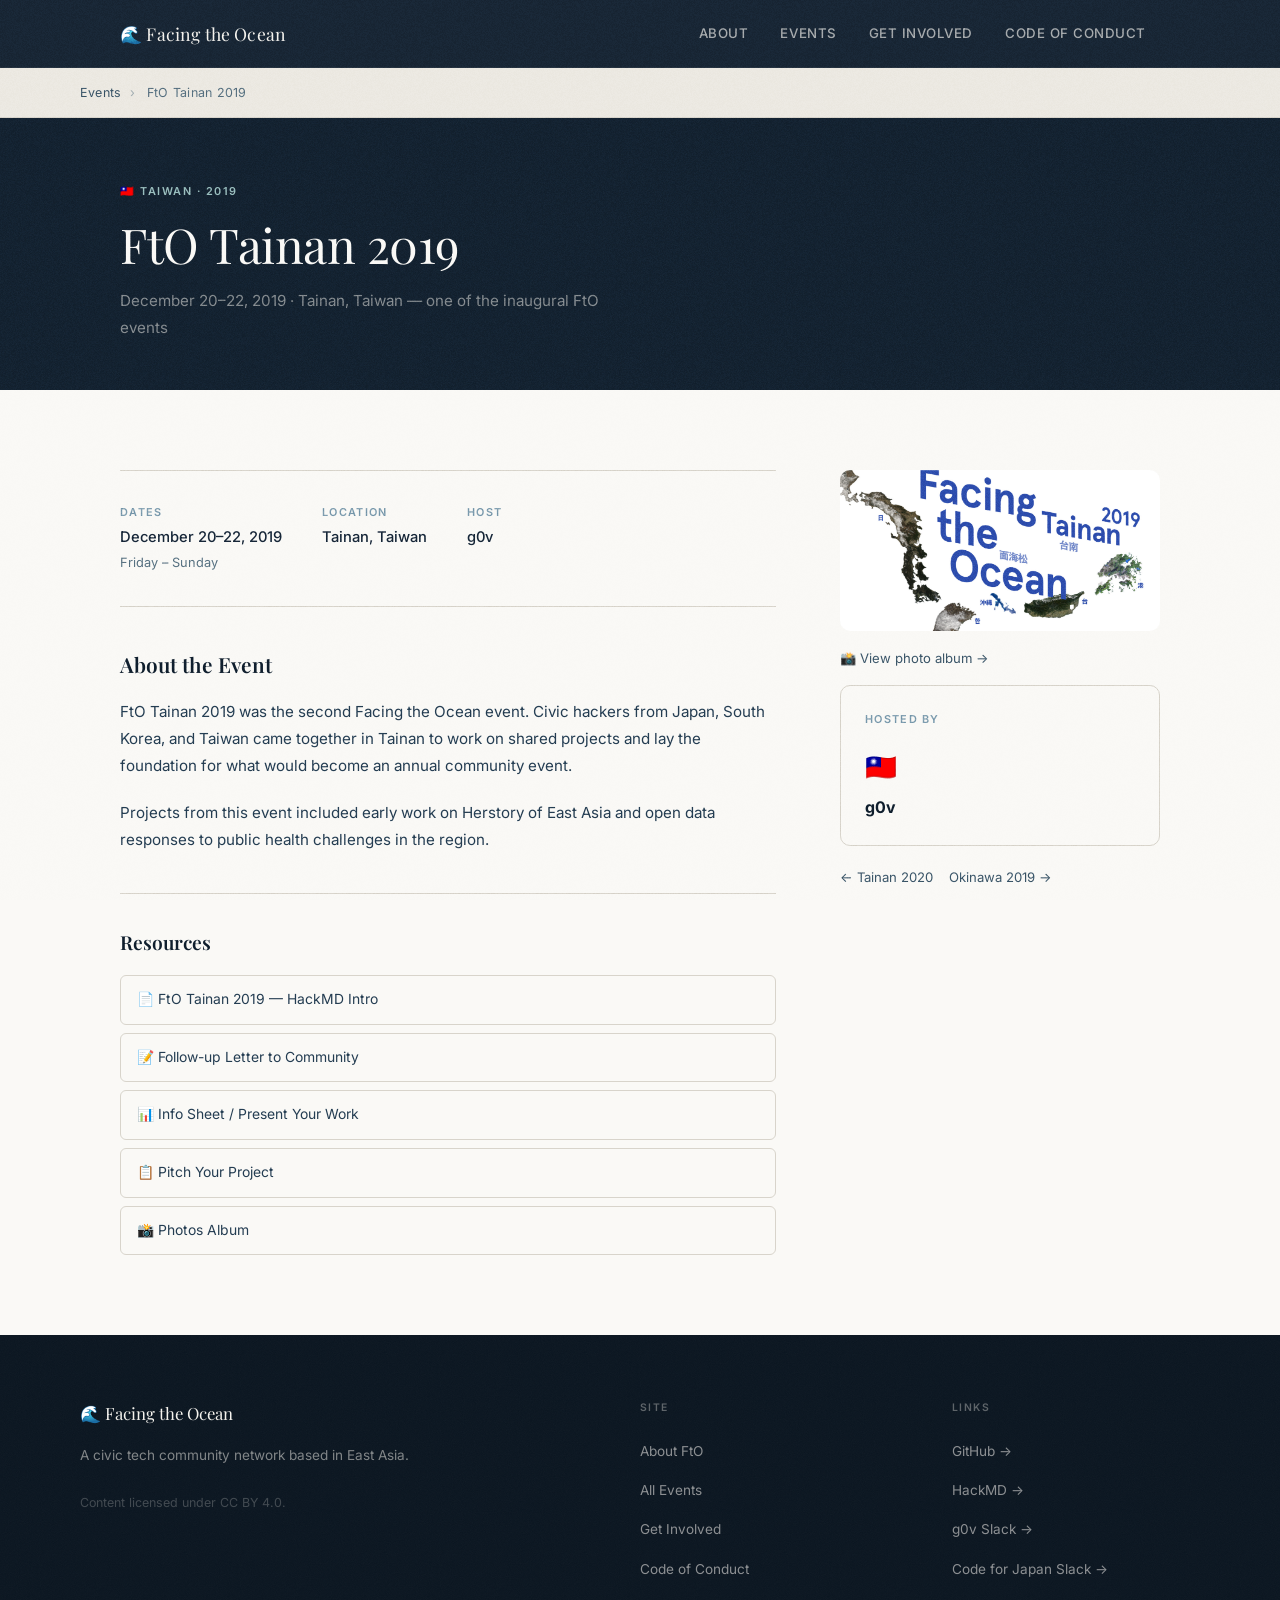
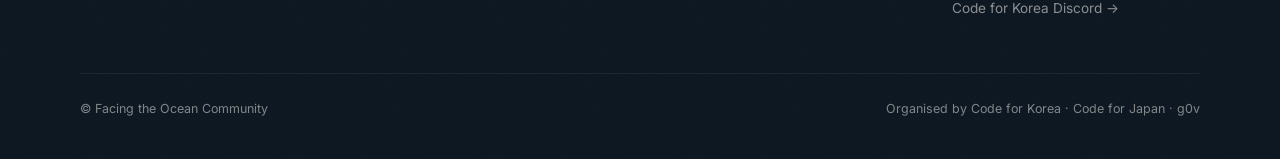
<file: events/tainan-2019.html>
<!DOCTYPE html>
<html lang="en">
<head>
  <meta charset="UTF-8"><meta name="viewport" content="width=device-width, initial-scale=1.0">
  <title>FtO Tainan 2019 — Facing the Ocean</title>
  <link rel="preconnect" href="https://fonts.googleapis.com">
  <link rel="preconnect" href="https://fonts.gstatic.com" crossorigin>
  <link href="https://fonts.googleapis.com/css2?family=Playfair+Display:ital,wght@0,400;0,600;0,700;1,400;1,600&family=Inter:wght@300;400;500;600&display=swap" rel="stylesheet">
  <link rel="stylesheet" href="../css/style.css">
</head>
<body>
<nav class="site-nav"><div class="nav-inner">
  <a href="../index.html" class="nav-logo">🌊 Facing the Ocean</a>
  <div class="nav-links"><a href="../about.html">About</a><a href="../events.html">Events</a><a href="../get-involved.html">Get Involved</a><a href="../coc.html">Code of Conduct</a></div>
  <button class="nav-toggle">☰</button>
</div></nav>
<div class="breadcrumb"><div class="breadcrumb-inner"><a href="../events.html">Events</a><span>›</span> FtO Tainan 2019</div></div>
<section class="page-hero"><div class="container">
  <p class="eyebrow">🇹🇼 Taiwan · 2019</p>
  <h1>FtO Tainan 2019</h1>
  <p>December 20–22, 2019 · Tainan, Taiwan — one of the inaugural FtO events</p>
</div></section>
<section class="section section-paper"><div class="container">
  <div class="event-layout">
    <div>
      <div class="event-info-bar">
        <div class="info-item"><div class="info-label">Dates</div><div class="info-val">December 20–22, 2019<small>Friday – Sunday</small></div></div>
        <div class="info-item"><div class="info-label">Location</div><div class="info-val">Tainan, Taiwan</div></div>
        <div class="info-item"><div class="info-label">Host</div><div class="info-val">g0v</div></div>
      </div>
      <div class="prose">
        <h2>About the Event</h2>
        <p>FtO Tainan 2019 was the second Facing the Ocean event. Civic hackers from Japan, South Korea, and Taiwan came together in Tainan to work on shared projects and lay the foundation for what would become an annual community event.</p>
        <p>Projects from this event included early work on Herstory of East Asia and open data responses to public health challenges in the region.</p>
      </div>
      <div style="margin-top:var(--space-10); padding-top:var(--space-8); border-top:1px solid var(--warm-300);">
        <p style="font-family:var(--font-serif); font-size:1.2rem; font-weight:600; color:var(--ink-900); margin-bottom:var(--space-4);">Resources</p>
        <ul class="resource-list">
          <li><a href="https://g0v.hackmd.io/O-Yj2fBPREefIHQFOEyfYQ" target="_blank">📄 FtO Tainan 2019 — HackMD Intro</a></li>
          <li><a href="https://g0v.hackmd.io/uiJi1xPFQ4qeWz3yD_srFA" target="_blank">📝 Follow-up Letter to Community</a></li>
          <li><a href="https://docs.google.com/spreadsheets/d/14y6K737zTnMqkOmTECmXjWYkEHFWtu6u0wCfXwtRUCc/edit#gid=0" target="_blank">📊 Info Sheet / Present Your Work</a></li>
          <li><a href="https://docs.google.com/spreadsheets/d/1W7m11EOosq2n-gc0w4SBht2CuwoYr5L6ZbuBaKyZ2RA/edit#gid=1" target="_blank">📋 Pitch Your Project</a></li>
          <li><a href="https://photos.app.goo.gl/GPZJ1nhKAG9GrLnbA" target="_blank">📸 Photos Album</a></li>
        </ul>
      </div>
    </div>
    <div>
      <img src="../images/fto-tn-2019-poster.png" alt="FtO Tainan 2019 poster" style="width:100%; height:auto; display:block; margin-bottom:var(--space-4); border-radius:var(--radius);">
      <a href="https://photos.app.goo.gl/GPZJ1nhKAG9GrLnbA" target="_blank" style="display:flex; align-items:center; gap:6px; font-size:0.82rem; color:var(--ink-600); margin-bottom:var(--space-4);">📸 View photo album →</a>
      <div class="sidebar-card"><p class="sc-label">Hosted by</p><div style="font-size:1.6rem; margin-bottom:6px;">🇹🇼</div><strong style="color:var(--ink-900);">g0v</strong></div>
      <div style="margin-top:var(--space-5); font-size:0.82rem; display:flex; gap:var(--space-4);">
        <a href="tainan-2020.html" style="color:var(--ink-600);">← Tainan 2020</a>
        <a href="okinawa-2019.html" style="color:var(--ink-600);">Okinawa 2019 →</a>
      </div>
    </div>
  </div>
</div></section>
<footer class="site-footer"><div class="footer-inner">
  <div class="footer-brand"><span class="footer-logo">🌊 Facing the Ocean</span><p>A civic tech community network based in East Asia.</p><p class="f-cc">Content licensed under CC BY 4.0.</p></div>
  <div class="footer-col"><h4>Site</h4><ul><li><a href="../about.html">About FtO</a></li><li><a href="../events.html">All Events</a></li><li><a href="../get-involved.html">Get Involved</a></li><li><a href="../coc.html">Code of Conduct</a></li></ul></div>
  <div class="footer-col"><h4>Links</h4><ul><li><a href="https://github.com/facing-the-ocean" target="_blank">GitHub →</a></li><li><a href="https://g0v.hackmd.io/@fto/book" target="_blank">HackMD →</a></li><li><a href="https://join.g0v.tw" target="_blank">g0v Slack →</a></li><li><a href="https://join.slack.com/t/cfj/shared_invite/zt-2fpevxmog-i09Wj6RLrKkoLKmKaektsw" target="_blank">Code for Japan Slack →</a></li><li><a href="https://discord.gg/7TFjpyqsNC" target="_blank">Code for Korea Discord →</a></li></ul></div>
</div><div class="footer-bottom"><span>© Facing the Ocean Community</span><span>Organised by Code for Korea · Code for Japan · g0v</span></div></footer>
<script src="../js/main.js"></script>
</body></html>
</file>
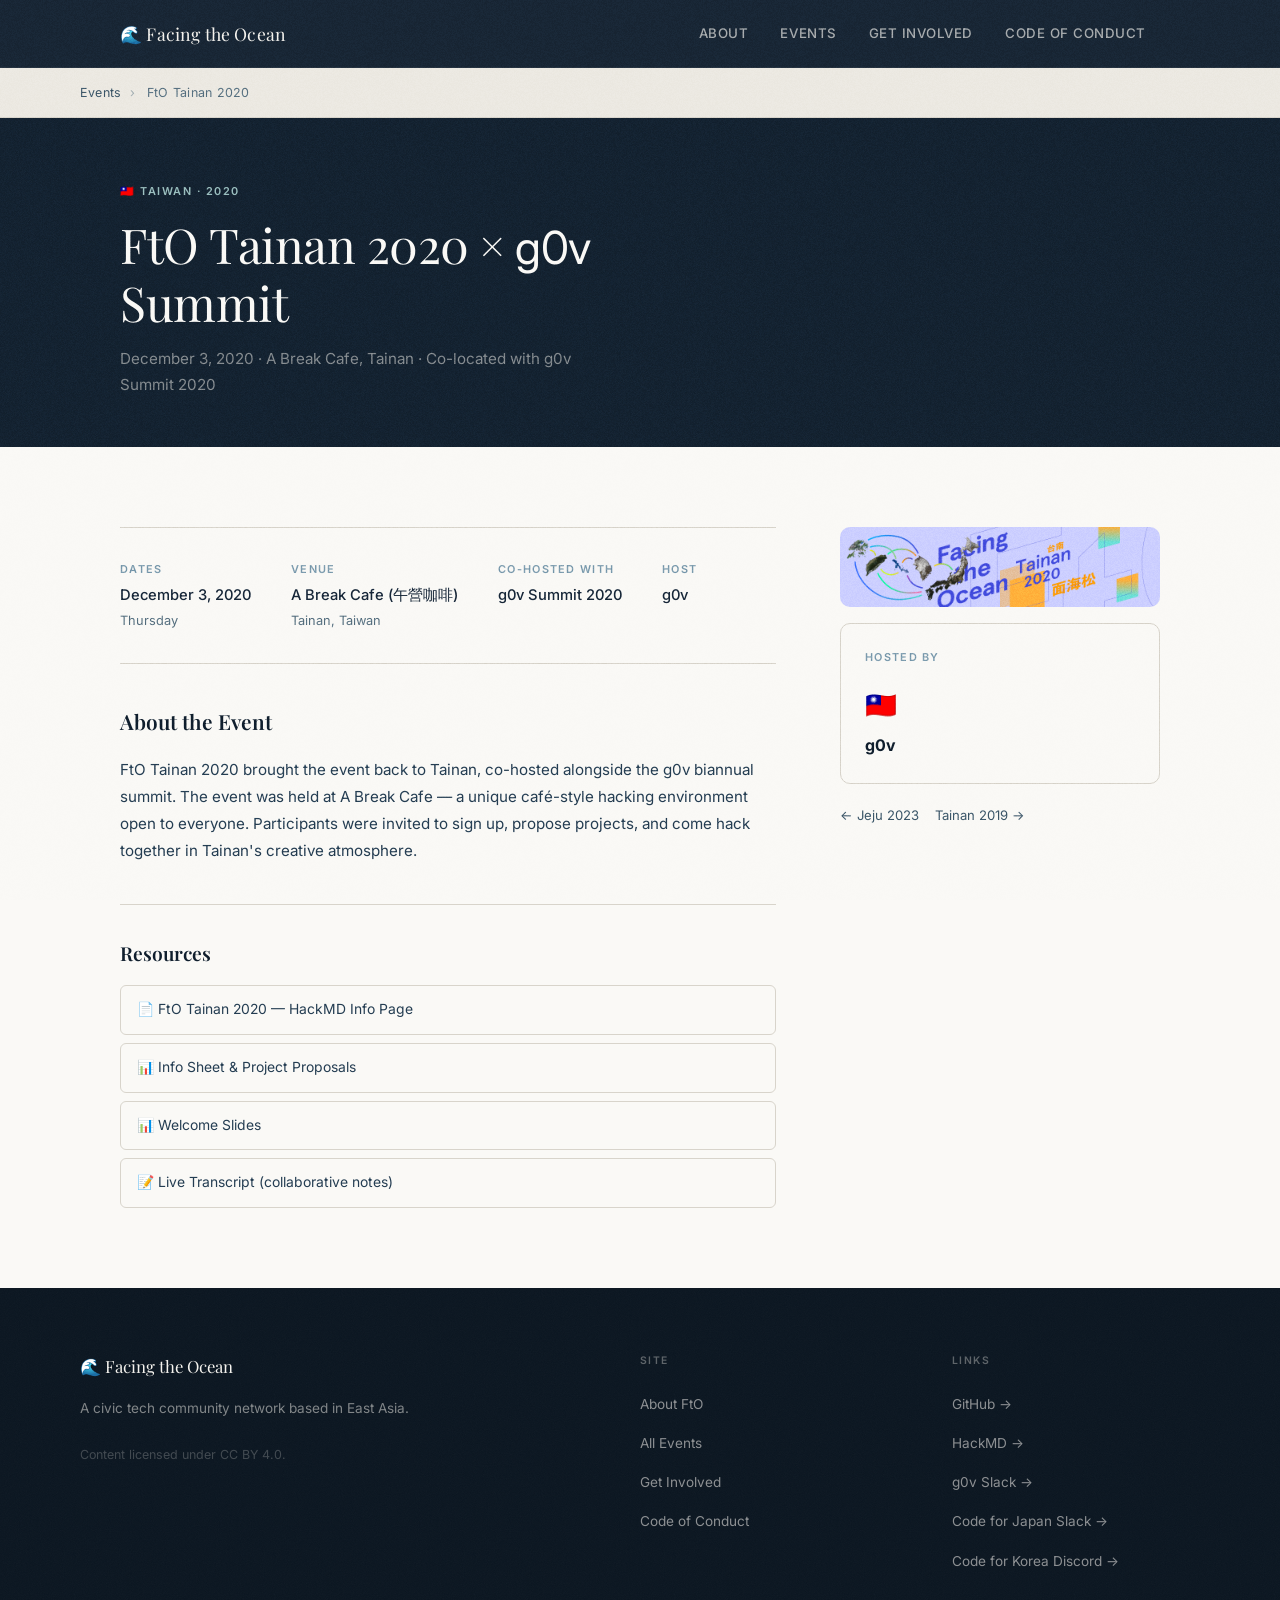
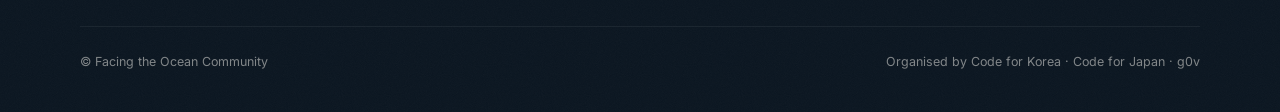
<file: events/tainan-2020.html>
<!DOCTYPE html>
<html lang="en">
<head>
  <meta charset="UTF-8"><meta name="viewport" content="width=device-width, initial-scale=1.0">
  <title>FtO Tainan 2020 — Facing the Ocean</title>
  <link rel="preconnect" href="https://fonts.googleapis.com">
  <link rel="preconnect" href="https://fonts.gstatic.com" crossorigin>
  <link href="https://fonts.googleapis.com/css2?family=Playfair+Display:ital,wght@0,400;0,600;0,700;1,400;1,600&family=Inter:wght@300;400;500;600&display=swap" rel="stylesheet">
  <link rel="stylesheet" href="../css/style.css">
</head>
<body>
<nav class="site-nav"><div class="nav-inner">
  <a href="../index.html" class="nav-logo">🌊 Facing the Ocean</a>
  <div class="nav-links"><a href="../about.html">About</a><a href="../events.html">Events</a><a href="../get-involved.html">Get Involved</a><a href="../coc.html">Code of Conduct</a></div>
  <button class="nav-toggle">☰</button>
</div></nav>
<div class="breadcrumb"><div class="breadcrumb-inner"><a href="../events.html">Events</a><span>›</span> FtO Tainan 2020</div></div>
<section class="page-hero"><div class="container">
  <p class="eyebrow">🇹🇼 Taiwan · 2020</p>
  <h1>FtO Tainan 2020 × <span class="g0v">g0v</span> Summit</h1>
  <p>December 3, 2020 · A Break Cafe, Tainan · Co-located with g0v Summit 2020</p>
</div></section>
<section class="section section-paper"><div class="container">
  <div class="event-layout">
    <div>
      <div class="event-info-bar">
        <div class="info-item"><div class="info-label">Dates</div><div class="info-val">December 3, 2020<small>Thursday</small></div></div>
        <div class="info-item"><div class="info-label">Venue</div><div class="info-val">A Break Cafe (午營咖啡)<small>Tainan, Taiwan</small></div></div>
        <div class="info-item"><div class="info-label">Co-hosted with</div><div class="info-val">g0v Summit 2020</div></div>
        <div class="info-item"><div class="info-label">Host</div><div class="info-val">g0v</div></div>
      </div>
      <div class="prose">
        <h2>About the Event</h2>
        <p>FtO Tainan 2020 brought the event back to Tainan, co-hosted alongside the g0v biannual summit. The event was held at A Break Cafe — a unique café-style hacking environment open to everyone. Participants were invited to sign up, propose projects, and come hack together in Tainan's creative atmosphere.</p>
      </div>
      <div style="margin-top:var(--space-10); padding-top:var(--space-8); border-top:1px solid var(--warm-300);">
        <p style="font-family:var(--font-serif); font-size:1.2rem; font-weight:600; color:var(--ink-900); margin-bottom:var(--space-4);">Resources</p>
        <ul class="resource-list">
          <li><a href="https://g0v.hackmd.io/7G5LQbjJQT2PTmHLZhuR8Q" target="_blank">📄 FtO Tainan 2020 — HackMD Info Page</a></li>
          <li><a href="https://docs.google.com/spreadsheets/d/1lYUPc3sjoQpHGDbEPsaTisv1xNo45f1wagZ3Jdou1Lw/edit#gid=0" target="_blank">📊 Info Sheet &amp; Project Proposals</a></li>
          <li><a href="https://docs.google.com/presentation/d/1AEGKyXKBzfpXTcAX260uHLIpMQ7qkMGHAR25u4dtGfo/edit" target="_blank">📊 Welcome Slides</a></li>
          <li><a href="https://g0v.hackmd.io/gfJcMC9sSIuacvFUWK9seg" target="_blank">📝 Live Transcript (collaborative notes)</a></li>
        </ul>
      </div>
    </div>
    <div>
      <img src="../images/fto-tn-2020-poster.png" alt="FtO Tainan 2020 poster" style="width:100%; height:auto; display:block; margin-bottom:var(--space-4); border-radius:var(--radius);">
      <div class="sidebar-card"><p class="sc-label">Hosted by</p><div style="font-size:1.6rem; margin-bottom:6px;">🇹🇼</div><strong style="color:var(--ink-900);">g0v</strong></div>
      <div style="margin-top:var(--space-5); font-size:0.82rem; display:flex; gap:var(--space-4);">
        <a href="jeju-2023.html" style="color:var(--ink-600);">← Jeju 2023</a>
        <a href="tainan-2019.html" style="color:var(--ink-600);">Tainan 2019 →</a>
      </div>
    </div>
  </div>
</div></section>
<footer class="site-footer"><div class="footer-inner">
  <div class="footer-brand"><span class="footer-logo">🌊 Facing the Ocean</span><p>A civic tech community network based in East Asia.</p><p class="f-cc">Content licensed under CC BY 4.0.</p></div>
  <div class="footer-col"><h4>Site</h4><ul><li><a href="../about.html">About FtO</a></li><li><a href="../events.html">All Events</a></li><li><a href="../get-involved.html">Get Involved</a></li><li><a href="../coc.html">Code of Conduct</a></li></ul></div>
  <div class="footer-col"><h4>Links</h4><ul><li><a href="https://github.com/facing-the-ocean" target="_blank">GitHub →</a></li><li><a href="https://g0v.hackmd.io/@fto/book" target="_blank">HackMD →</a></li><li><a href="https://join.g0v.tw" target="_blank">g0v Slack →</a></li><li><a href="https://join.slack.com/t/cfj/shared_invite/zt-2fpevxmog-i09Wj6RLrKkoLKmKaektsw" target="_blank">Code for Japan Slack →</a></li><li><a href="https://discord.gg/7TFjpyqsNC" target="_blank">Code for Korea Discord →</a></li></ul></div>
</div><div class="footer-bottom"><span>© Facing the Ocean Community</span><span>Organised by Code for Korea · Code for Japan · g0v</span></div></footer>
<script src="../js/main.js"></script>
</body></html>
</file>
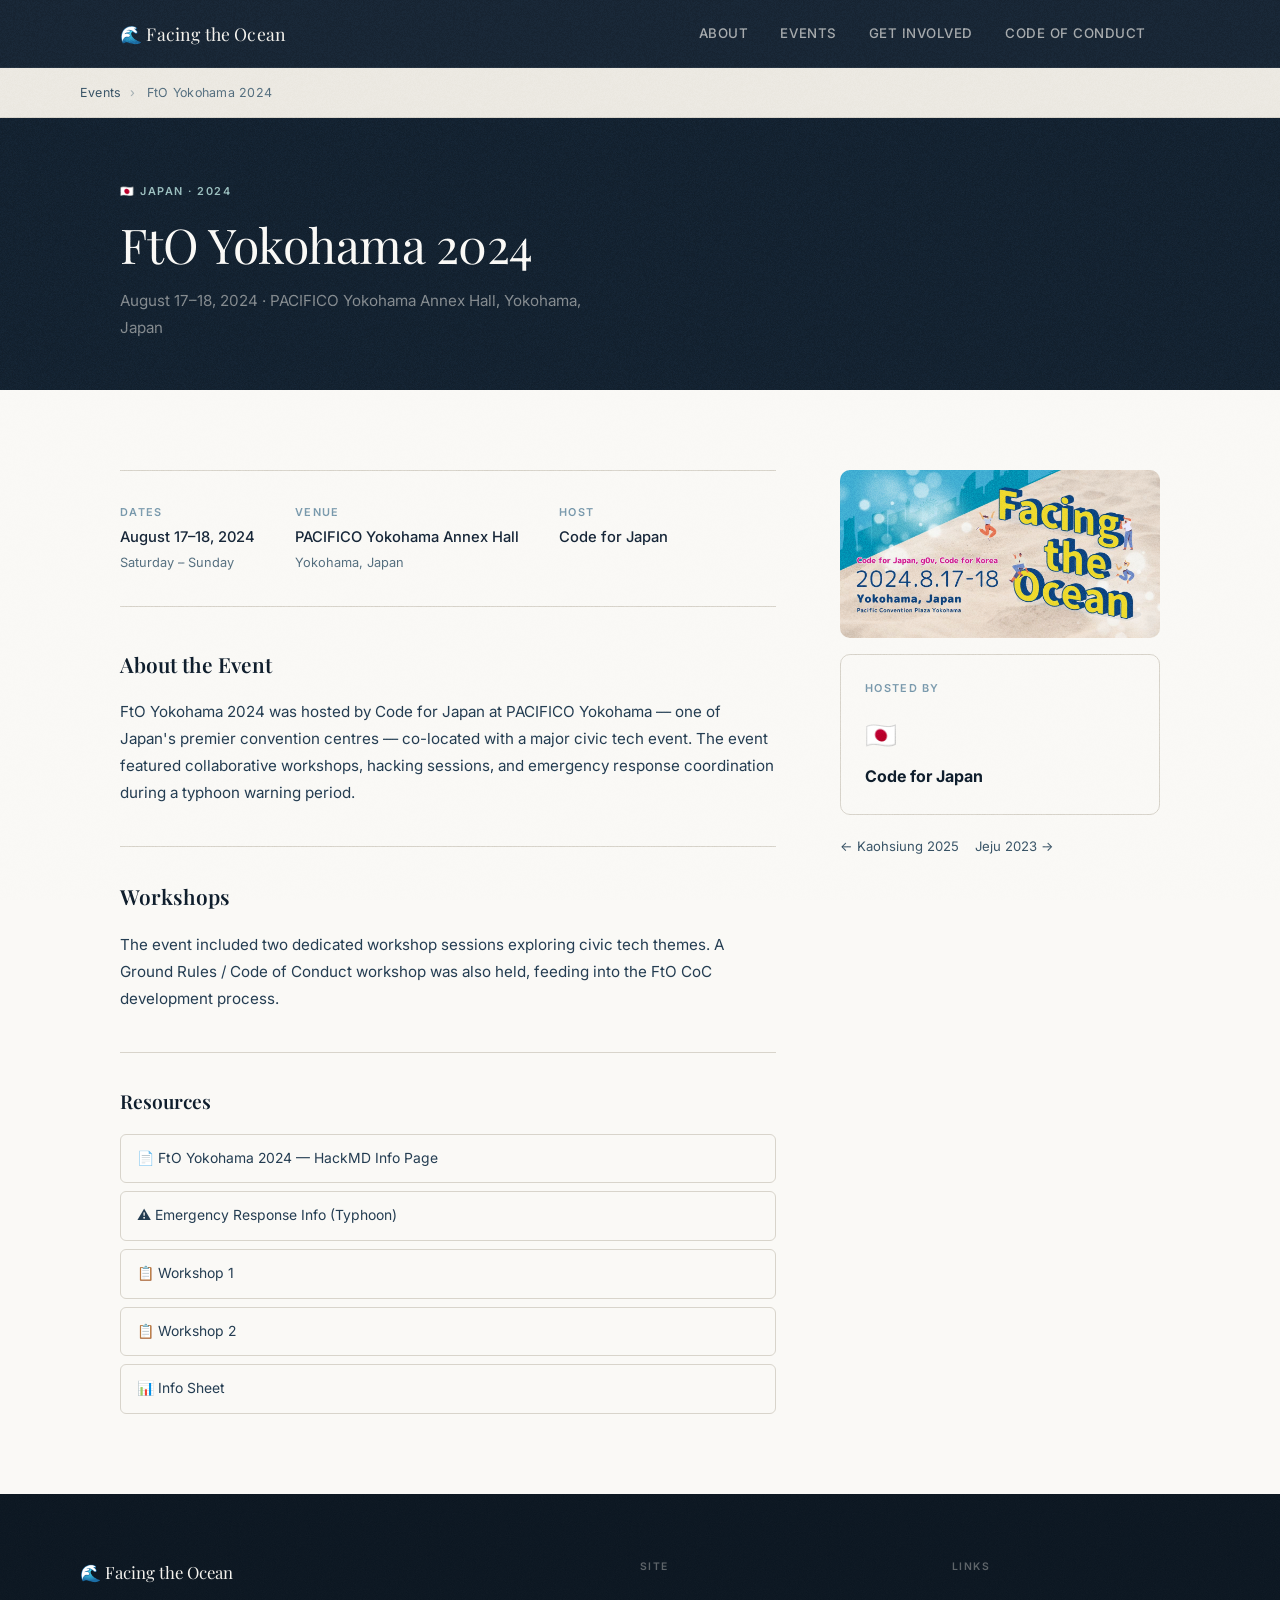
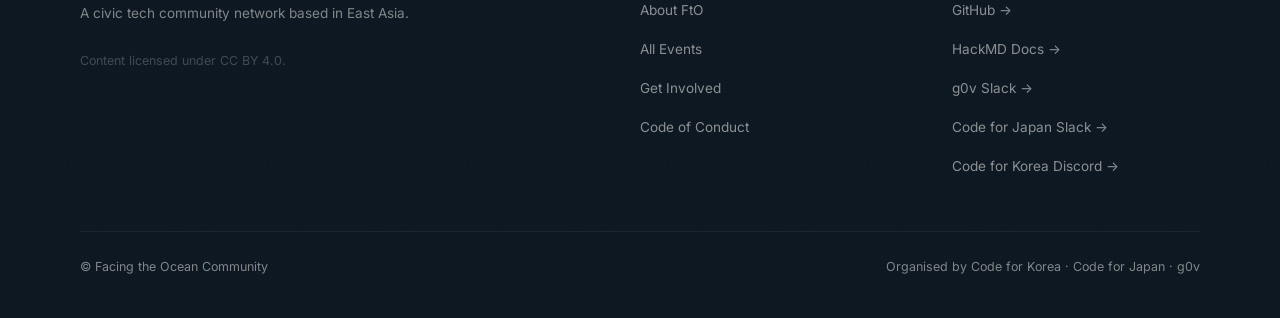
<file: events/yokohama-2024.html>
<!DOCTYPE html>
<html lang="en">
<head>
  <meta charset="UTF-8"><meta name="viewport" content="width=device-width, initial-scale=1.0">
  <title>FtO Yokohama 2024 — Facing the Ocean</title>
  <link rel="preconnect" href="https://fonts.googleapis.com">
  <link rel="preconnect" href="https://fonts.gstatic.com" crossorigin>
  <link href="https://fonts.googleapis.com/css2?family=Playfair+Display:ital,wght@0,400;0,600;0,700;1,400;1,600&family=Inter:wght@300;400;500;600&display=swap" rel="stylesheet">
  <link rel="stylesheet" href="../css/style.css">
</head>
<body>
<nav class="site-nav"><div class="nav-inner">
  <a href="../index.html" class="nav-logo">🌊 Facing the Ocean</a>
  <div class="nav-links"><a href="../about.html">About</a><a href="../events.html">Events</a><a href="../get-involved.html">Get Involved</a><a href="../coc.html">Code of Conduct</a></div>
  <button class="nav-toggle">☰</button>
</div></nav>
<div class="breadcrumb"><div class="breadcrumb-inner"><a href="../events.html">Events</a><span>›</span> FtO Yokohama 2024</div></div>
<section class="page-hero"><div class="container">
  <p class="eyebrow">🇯🇵 Japan · 2024</p>
  <h1>FtO Yokohama 2024</h1>
  <p>August 17–18, 2024 · PACIFICO Yokohama Annex Hall, Yokohama, Japan</p>
</div></section>
<section class="section section-paper"><div class="container">
  <div class="event-layout">
    <div>
      <div class="event-info-bar">
        <div class="info-item"><div class="info-label">Dates</div><div class="info-val">August 17–18, 2024<small>Saturday – Sunday</small></div></div>
        <div class="info-item"><div class="info-label">Venue</div><div class="info-val">PACIFICO Yokohama Annex Hall<small>Yokohama, Japan</small></div></div>
        <div class="info-item"><div class="info-label">Host</div><div class="info-val">Code for Japan</div></div>
      </div>
      <div class="prose">
        <h2>About the Event</h2>
        <p>FtO Yokohama 2024 was hosted by Code for Japan at PACIFICO Yokohama — one of Japan's premier convention centres — co-located with a major civic tech event. The event featured collaborative workshops, hacking sessions, and emergency response coordination during a typhoon warning period.</p>
        <h2>Workshops</h2>
        <p>The event included two dedicated workshop sessions exploring civic tech themes. A Ground Rules / Code of Conduct workshop was also held, feeding into the FtO CoC development process.</p>
      </div>
      <div style="margin-top:var(--space-10); padding-top:var(--space-8); border-top:1px solid var(--warm-300);">
        <p style="font-family:var(--font-serif); font-size:1.2rem; font-weight:600; color:var(--ink-900); margin-bottom:var(--space-4);">Resources</p>
        <ul class="resource-list">
          <li><a href="https://g0v.hackmd.io/VCTm63nQQl6Rh3r_yKjmbw" target="_blank">📄 FtO Yokohama 2024 — HackMD Info Page</a></li>
          <li><a href="https://g0v.hackmd.io/-D9nwbtiQxSsznSxR5lXjA" target="_blank">⚠️ Emergency Response Info (Typhoon)</a></li>
          <li><a href="https://g0v.hackmd.io/lqtewQfeQyq77OQoWCgnTA" target="_blank">📋 Workshop 1</a></li>
          <li><a href="https://g0v.hackmd.io/dS4GUZRaRZy-vmVcLAW7jA" target="_blank">📋 Workshop 2</a></li>
          <li><a href="https://docs.google.com/spreadsheets/d/150ExZnTFoTASFZoayazUTDsBHK4fInvJ0kcN1a428pk/edit?gid=1988771977" target="_blank">📊 Info Sheet</a></li>
        </ul>
      </div>
    </div>
    <div>
      <img src="../images/fto-yk-2024-poster.jpg" alt="FtO Yokohama 2024 poster" style="width:100%; height:auto; display:block; margin-bottom:var(--space-4); border-radius:var(--radius);">
      <div class="sidebar-card"><p class="sc-label">Hosted by</p><div style="font-size:1.6rem; margin-bottom:6px;">🇯🇵</div><strong style="color:var(--ink-900);">Code for Japan</strong></div>
      <div style="margin-top:var(--space-5); font-size:0.82rem; display:flex; gap:var(--space-4);">
        <a href="kh-2025.html" style="color:var(--ink-600);">← Kaohsiung 2025</a>
        <a href="jeju-2023.html" style="color:var(--ink-600);">Jeju 2023 →</a>
      </div>
    </div>
  </div>
</div></section>
<footer class="site-footer"><div class="footer-inner">
  <div class="footer-brand"><span class="footer-logo">🌊 Facing the Ocean</span><p>A civic tech community network based in East Asia.</p><p class="f-cc">Content licensed under CC BY 4.0.</p></div>
  <div class="footer-col"><h4>Site</h4><ul><li><a href="../about.html">About FtO</a></li><li><a href="../events.html">All Events</a></li><li><a href="../get-involved.html">Get Involved</a></li><li><a href="../coc.html">Code of Conduct</a></li></ul></div>
  <div class="footer-col"><h4>Links</h4><ul><li><a href="https://github.com/facing-the-ocean" target="_blank">GitHub →</a></li><li><a href="https://g0v.hackmd.io/@fto/book" target="_blank">HackMD Docs →</a></li><li><a href="https://join.g0v.tw" target="_blank">g0v Slack →</a></li><li><a href="https://join.slack.com/t/cfj/shared_invite/zt-2fpevxmog-i09Wj6RLrKkoLKmKaektsw" target="_blank">Code for Japan Slack →</a></li><li><a href="https://discord.gg/7TFjpyqsNC" target="_blank">Code for Korea Discord →</a></li></ul></div>
</div><div class="footer-bottom"><span>© Facing the Ocean Community</span><span>Organised by Code for Korea · Code for Japan · g0v</span></div></footer>
<script src="../js/main.js"></script>
</body></html>
</file>
<file: css/style.css>
/* ============================================================
   FACING THE OCEAN — Design System
   Aesthetic: Editorial · Muted ocean · Grain · Classic
   ============================================================ */

@import url('https://fonts.googleapis.com/css2?family=Playfair+Display:ital,wght@0,400;0,600;0,700;1,400;1,600&family=Inter:wght@300;400;500;600&display=swap');

/* ── Tokens ── */
:root {
  /* Ink scale (blue-grey) */
  --ink-950: #0a1520;
  --ink-900: #0f1e2d;
  --ink-800: #162638;
  --ink-700: #243d52;
  --ink-600: #3a5568;
  --ink-500: #567080;
  --ink-400: #7a9aad;
  --ink-300: #a8bfcc;
  --ink-200: #cddde7;
  --ink-100: #e8f0f5;
  --ink-50:  #f3f7fa;

  /* Warm surface */
  --warm-50:  #faf9f6;
  --warm-100: #f5f3ee;
  --warm-200: #ece9e2;
  --warm-300: #d8d4cb;

  /* Teal accent */
  --teal-800: #193d3d;
  --teal-600: #2a5f5f;
  --teal-400: #4a8a8a;
  --teal-200: #9bbfbf;
  --teal-100: #d5e8e8;

  /* Typography */
  --font-serif: 'Playfair Display', 'Palatino Linotype', Georgia, serif;
  --font-sans:  'Inter', -apple-system, BlinkMacSystemFont, 'Segoe UI', sans-serif;

  /* Spacing */
  --space-1: 4px;
  --space-2: 8px;
  --space-3: 12px;
  --space-4: 16px;
  --space-5: 20px;
  --space-6: 24px;
  --space-8: 32px;
  --space-10: 40px;
  --space-12: 48px;
  --space-16: 64px;
  --space-20: 80px;
  --space-24: 96px;

  /* Layout */
  --max-w:      1120px;
  --max-w-text: 680px;
  --nav-h:      68px;
  --radius-sm:  6px;
  --radius:     10px;
  --radius-lg:  16px;
}

/* ── Reset ── */
*, *::before, *::after { box-sizing: border-box; margin: 0; padding: 0; }
html { scroll-behavior: smooth; -webkit-font-smoothing: antialiased; }
body {
  font-family: var(--font-sans);
  background: var(--warm-100);
  color: var(--ink-800);
  line-height: 1.7;
  font-size: 1rem;
}
img { max-width: 100%; display: block; }
a  { color: var(--ink-700); text-decoration: none; }
a:hover { color: var(--ink-950); }

/* ── Grain overlay (JS-generated canvas, see main.js) ── */
/* Fallback CSS grain for dark sections */
.grain {
  position: relative;
  isolation: isolate;
}
.grain::after {
  content: '';
  position: absolute;
  inset: 0;
  pointer-events: none;
  z-index: 1;
  background-image: url("data:image/svg+xml,%3Csvg viewBox='0 0 256 256' xmlns='http://www.w3.org/2000/svg'%3E%3Cfilter id='n'%3E%3CfeTurbulence type='fractalNoise' baseFrequency='0.9' numOctaves='4' stitchTiles='stitch'/%3E%3CfeColorMatrix type='saturate' values='0'/%3E%3C/filter%3E%3Crect width='100%25' height='100%25' filter='url(%23n)' opacity='0.5'/%3E%3C/svg%3E");
  background-size: 200px 200px;
  opacity: 0.055;
  mix-blend-mode: overlay;
  border-radius: inherit;
}
.grain > * { position: relative; z-index: 2; }

/* ── Navigation ── */
.site-nav {
  position: sticky;
  top: 0;
  z-index: 200;
  height: var(--nav-h);
  background: rgba(15, 30, 45, 0.96);
  backdrop-filter: blur(12px);
  -webkit-backdrop-filter: blur(12px);
  border-bottom: 1px solid rgba(255,255,255,0.06);
}
.nav-inner {
  max-width: var(--max-w);
  margin: 0 auto;
  padding: 0 var(--space-10);
  height: 100%;
  display: flex;
  align-items: center;
  justify-content: space-between;
}
.nav-logo {
  font-family: var(--font-serif);
  font-size: 1.1rem;
  color: var(--warm-100);
  letter-spacing: 0.01em;
  text-decoration: none;
  display: flex;
  align-items: center;
  gap: 8px;
}
.nav-logo:hover { color: white; }
.nav-links {
  display: flex;
  align-items: center;
  gap: var(--space-1);
}
.nav-links a {
  color: rgba(245,243,238,0.65);
  font-size: 0.83rem;
  font-weight: 500;
  letter-spacing: 0.04em;
  text-transform: uppercase;
  padding: 6px 14px;
  border-radius: var(--radius-sm);
  transition: color 0.2s, background 0.2s;
}
.nav-links a:hover, .nav-links a.active {
  color: var(--warm-100);
  background: rgba(255,255,255,0.08);
}
.nav-toggle {
  display: none;
  background: none;
  border: 1px solid rgba(255,255,255,0.15);
  color: var(--warm-100);
  font-size: 1rem;
  cursor: pointer;
  padding: 6px 10px;
  border-radius: var(--radius-sm);
}

/* ── Hero ── */
.hero {
  background: var(--ink-950);
  color: var(--warm-100);
  padding: var(--space-24) var(--space-10) var(--space-20);
  position: relative;
  overflow: hidden;
}
.hero::after {
  content: '';
  position: absolute;
  inset: 0;
  pointer-events: none;
  background-image: url("data:image/svg+xml,%3Csvg viewBox='0 0 256 256' xmlns='http://www.w3.org/2000/svg'%3E%3Cfilter id='n'%3E%3CfeTurbulence type='fractalNoise' baseFrequency='0.85' numOctaves='4' stitchTiles='stitch'/%3E%3CfeColorMatrix type='saturate' values='0'/%3E%3C/filter%3E%3Crect width='100%25' height='100%25' filter='url(%23n)'/%3E%3C/svg%3E");
  background-size: 200px 200px;
  opacity: 0.05;
  mix-blend-mode: overlay;
}
/* Geometric ocean accent */
.hero::before {
  content: '';
  position: absolute;
  right: -120px;
  top: -120px;
  width: 560px;
  height: 560px;
  border-radius: 50%;
  border: 1px solid rgba(255,255,255,0.04);
  pointer-events: none;
}
.hero-accent-ring {
  position: absolute;
  right: -40px;
  top: -40px;
  width: 380px;
  height: 380px;
  border-radius: 50%;
  border: 1px solid rgba(255,255,255,0.06);
  pointer-events: none;
}
.hero-content {
  position: relative;
  z-index: 2;
  max-width: var(--max-w);
  margin: 0 auto;
}
.hero-eyebrow {
  display: inline-flex;
  align-items: center;
  gap: 8px;
  font-size: 0.75rem;
  font-weight: 500;
  letter-spacing: 0.12em;
  text-transform: uppercase;
  color: var(--teal-200);
  margin-bottom: var(--space-6);
}
.hero-eyebrow::before, .hero-eyebrow::after {
  content: '';
  display: block;
  width: 24px;
  height: 1px;
  background: var(--teal-400);
}
.hero h1 {
  font-family: var(--font-serif);
  font-size: clamp(3rem, 7vw, 5.5rem);
  font-weight: 400;
  line-height: 1.08;
  letter-spacing: -0.02em;
  color: var(--warm-50);
  margin-bottom: var(--space-6);
  max-width: 700px;
}
.hero h1 em {
  font-style: italic;
  color: var(--ink-300);
}
.hero-desc {
  font-size: 1.05rem;
  color: rgba(245,243,238,0.6);
  max-width: 480px;
  line-height: 1.75;
  margin-bottom: var(--space-10);
}
.hero-rule {
  width: 40px;
  height: 1px;
  background: var(--teal-400);
  margin-bottom: var(--space-6);
}
.hero-actions {
  display: flex;
  gap: var(--space-4);
  flex-wrap: wrap;
}

/* ── Buttons ── */
.btn {
  display: inline-flex;
  align-items: center;
  gap: 6px;
  padding: 11px 22px;
  border-radius: var(--radius-sm);
  font-family: var(--font-sans);
  font-size: 0.82rem;
  font-weight: 500;
  letter-spacing: 0.06em;
  text-transform: uppercase;
  cursor: pointer;
  transition: all 0.2s;
  text-decoration: none;
  border: none;
}
.btn-primary {
  background: var(--warm-100);
  color: var(--ink-900);
}
.btn-primary:hover {
  background: white;
  color: var(--ink-950);
}
.btn-ghost {
  background: transparent;
  color: rgba(245,243,238,0.7);
  border: 1px solid rgba(255,255,255,0.15);
}
.btn-ghost:hover {
  background: rgba(255,255,255,0.07);
  color: var(--warm-100);
  border-color: rgba(255,255,255,0.25);
}
.btn-outline {
  background: transparent;
  color: var(--ink-700);
  border: 1px solid var(--warm-300);
}
.btn-outline:hover {
  background: var(--warm-200);
  color: var(--ink-900);
  border-color: var(--ink-300);
}
.btn-dark {
  background: var(--ink-900);
  color: var(--warm-100);
}
.btn-dark:hover { background: var(--ink-950); color: white; }

/* Double-class specificity (0,2,0) beats .prose a (0,1,1) and a:hover */
.btn.btn-dark          { color: var(--warm-100);         text-decoration: none; }
.btn.btn-dark:hover    { color: white;                   text-decoration: none; }
.btn.btn-primary       { color: var(--ink-900);          text-decoration: none; }
.btn.btn-primary:hover { color: var(--ink-950);          text-decoration: none; }
.btn.btn-outline       { color: var(--ink-700);          text-decoration: none; }
.btn.btn-outline:hover { color: var(--ink-900);          text-decoration: none; }
.btn.btn-ghost         { color: rgba(245,243,238,0.7);   text-decoration: none; }
.btn.btn-ghost:hover   { color: var(--warm-100);         text-decoration: none; }

/* ── Layout ── */
.container {
  max-width: var(--max-w);
  margin: 0 auto;
  padding: 0 var(--space-10);
}
.container-text {
  max-width: var(--max-w-text);
  margin: 0 auto;
  padding: 0 var(--space-10);
}
.section       { padding: var(--space-20) var(--space-10); }
.section-lg    { padding: var(--space-24) var(--space-10); }
.section-sm    { padding: var(--space-12) var(--space-10); }
.section-warm  { background: var(--warm-100); }
.section-paper { background: var(--warm-50); }
.section-pale  { background: var(--ink-50); }
.section-dark  { background: var(--ink-900); color: var(--warm-200); }

.section-label {
  font-size: 0.7rem;
  font-weight: 600;
  letter-spacing: 0.14em;
  text-transform: uppercase;
  color: var(--ink-400);
  margin-bottom: var(--space-4);
}
.section-label.light { color: var(--teal-200); }

.section-heading {
  font-family: var(--font-serif);
  font-size: clamp(1.6rem, 3.5vw, 2.4rem);
  font-weight: 400;
  color: var(--ink-900);
  line-height: 1.2;
  letter-spacing: -0.01em;
}
.section-heading.light { color: var(--warm-50); }

.section-sub {
  font-size: 0.95rem;
  color: var(--ink-500);
  margin-top: var(--space-3);
  max-width: 520px;
  line-height: 1.7;
}
.section-sub.light { color: rgba(245,243,238,0.55); }

.divider {
  width: 32px;
  height: 1px;
  background: var(--teal-400);
  margin: var(--space-5) 0;
}
.divider.center { margin: var(--space-5) auto; }
.divider.light  { background: var(--teal-200); }

/* ── Feature tiles ── */
.features-grid {
  display: grid;
  grid-template-columns: repeat(auto-fit, minmax(260px, 1fr));
  gap: 1px;
  background: var(--warm-300);
  border: 1px solid var(--warm-300);
  border-radius: var(--radius);
  overflow: hidden;
  margin-top: var(--space-10);
}
.feature-tile {
  background: var(--warm-50);
  padding: var(--space-10);
  transition: background 0.2s;
}
.feature-tile:hover { background: white; }
.feature-tile .tile-icon {
  font-size: 1.4rem;
  margin-bottom: var(--space-6);
  display: block;
}
.feature-tile h3 {
  font-family: var(--font-serif);
  font-size: 1.15rem;
  font-weight: 600;
  color: var(--ink-900);
  margin-bottom: var(--space-3);
}
.feature-tile p {
  font-size: 0.9rem;
  color: var(--ink-500);
  line-height: 1.7;
}

/* ── Upcoming event banner ── */
.event-highlight {
  background: var(--ink-900);
  border-radius: var(--radius-lg);
  padding: var(--space-10) var(--space-12);
  display: grid;
  grid-template-columns: 1fr auto;
  gap: var(--space-8);
  align-items: center;
  position: relative;
  overflow: hidden;
}
.event-highlight::after {
  content: '';
  position: absolute;
  inset: 0;
  background-image: url("data:image/svg+xml,%3Csvg viewBox='0 0 256 256' xmlns='http://www.w3.org/2000/svg'%3E%3Cfilter id='n'%3E%3CfeTurbulence type='fractalNoise' baseFrequency='0.85' numOctaves='4' stitchTiles='stitch'/%3E%3CfeColorMatrix type='saturate' values='0'/%3E%3C/filter%3E%3Crect width='100%25' height='100%25' filter='url(%23n)'/%3E%3C/svg%3E");
  background-size: 180px 180px;
  opacity: 0.05;
  pointer-events: none;
  border-radius: inherit;
}
.event-highlight > * { position: relative; z-index: 1; }
.event-highlight .ev-tag {
  font-size: 0.68rem;
  font-weight: 600;
  letter-spacing: 0.14em;
  text-transform: uppercase;
  color: var(--teal-200);
  margin-bottom: var(--space-3);
}
.event-highlight h2 {
  font-family: var(--font-serif);
  font-size: 1.7rem;
  font-weight: 400;
  color: var(--warm-50);
  margin-bottom: var(--space-2);
}
.event-highlight .ev-meta {
  font-size: 0.85rem;
  color: rgba(245,243,238,0.5);
  letter-spacing: 0.02em;
}
.event-highlight .ev-meta span { margin-right: var(--space-6); }

/* ── Recent events strip ── */
.events-strip {
  display: grid;
  grid-template-columns: repeat(3, 1fr);
  gap: 1px;
  background: var(--warm-300);
  border-radius: var(--radius);
  overflow: hidden;
  border: 1px solid var(--warm-300);
}
.event-strip-item {
  background: var(--warm-50);
  padding: var(--space-8) var(--space-8);
  text-decoration: none;
  color: inherit;
  transition: background 0.2s;
  display: block;
}
.event-strip-item:hover { background: white; color: inherit; }
.event-strip-item .es-year {
  font-size: 0.7rem;
  font-weight: 600;
  letter-spacing: 0.12em;
  text-transform: uppercase;
  color: var(--ink-400);
  margin-bottom: var(--space-2);
}
.event-strip-item .es-flag { font-size: 1.4rem; margin-bottom: var(--space-3); display: block; }
.event-strip-item .es-name {
  font-family: var(--font-serif);
  font-size: 1.05rem;
  font-weight: 600;
  color: var(--ink-900);
  margin-bottom: var(--space-1);
}
.event-strip-item .es-venue { font-size: 0.82rem; color: var(--ink-500); }
.event-strip-item .es-arrow { font-size: 0.8rem; color: var(--ink-400); margin-top: var(--space-4); display: block; }

/* ── Timeline (events page) ── */
.timeline { padding: 0; }
.timeline-row {
  display: grid;
  grid-template-columns: 100px 1fr;
  gap: 0;
  border-bottom: 1px solid var(--warm-300);
}
.timeline-row:last-child { border-bottom: none; }
.timeline-row:hover .tl-body { background: var(--warm-50); }
.tl-year {
  padding: var(--space-10) var(--space-6) var(--space-10) 0;
  border-right: 1px solid var(--warm-300);
}
.tl-year-num {
  font-family: var(--font-serif);
  font-size: 0.95rem;
  font-weight: 600;
  color: var(--ink-600);
  white-space: nowrap;
}
.tl-year-flag { font-size: 1.1rem; margin-top: var(--space-2); display: block; }
.tl-body {
  padding: var(--space-10) 0 var(--space-10) var(--space-8);
  transition: background 0.15s;
}
.tl-body h3 {
  font-family: var(--font-serif);
  font-size: 1.3rem;
  font-weight: 600;
  color: var(--ink-900);
  margin-bottom: var(--space-2);
}
.tl-meta {
  display: flex;
  gap: var(--space-6);
  font-size: 0.8rem;
  letter-spacing: 0.04em;
  color: var(--ink-400);
  text-transform: uppercase;
  margin-bottom: var(--space-4);
  flex-wrap: wrap;
}
.tl-desc {
  font-size: 0.93rem;
  color: var(--ink-600);
  max-width: 580px;
  line-height: 1.7;
  margin-bottom: var(--space-5);
}
.tl-links { display: flex; gap: var(--space-3); flex-wrap: wrap; }
.tl-link {
  display: inline-flex;
  align-items: center;
  gap: 5px;
  font-size: 0.77rem;
  font-weight: 500;
  letter-spacing: 0.06em;
  text-transform: uppercase;
  color: var(--ink-600);
  border: 1px solid var(--warm-300);
  border-radius: var(--radius-sm);
  padding: 5px 12px;
  transition: all 0.15s;
  text-decoration: none;
}
.tl-link:hover { border-color: var(--ink-400); color: var(--ink-900); background: var(--warm-50); }
.tl-link.primary { background: var(--ink-900); color: var(--warm-100); border-color: var(--ink-900); }
.tl-link.primary:hover { background: var(--ink-950); }

/* ── Page hero (sub-pages) ── */
.page-hero {
  background: var(--ink-900);
  color: var(--warm-100);
  padding: var(--space-16) var(--space-10) var(--space-12);
  position: relative;
  overflow: hidden;
}
.page-hero::after {
  content: '';
  position: absolute;
  inset: 0;
  background-image: url("data:image/svg+xml,%3Csvg viewBox='0 0 256 256' xmlns='http://www.w3.org/2000/svg'%3E%3Cfilter id='n'%3E%3CfeTurbulence type='fractalNoise' baseFrequency='0.85' numOctaves='4' stitchTiles='stitch'/%3E%3CfeColorMatrix type='saturate' values='0'/%3E%3C/filter%3E%3Crect width='100%25' height='100%25' filter='url(%23n)'/%3E%3C/svg%3E");
  background-size: 200px 200px;
  opacity: 0.05;
  pointer-events: none;
}
.page-hero > * { position: relative; z-index: 1; }
.page-hero .eyebrow {
  font-size: 0.68rem;
  font-weight: 600;
  letter-spacing: 0.14em;
  text-transform: uppercase;
  color: var(--teal-200);
  margin-bottom: var(--space-4);
}
.page-hero h1 {
  font-family: var(--font-serif);
  font-size: clamp(2rem, 5vw, 3rem);
  font-weight: 400;
  color: var(--warm-50);
  line-height: 1.15;
  letter-spacing: -0.01em;
  max-width: 640px;
  margin-bottom: var(--space-4);
}
.page-hero p {
  font-size: 0.95rem;
  color: rgba(245,243,238,0.5);
  max-width: 500px;
  line-height: 1.75;
}

/* ── Breadcrumb ── */
.breadcrumb {
  padding: 14px var(--space-10);
  background: var(--warm-200);
  border-bottom: 1px solid var(--warm-300);
  font-size: 0.78rem;
  color: var(--ink-500);
  letter-spacing: 0.02em;
}
.breadcrumb-inner { max-width: var(--max-w); margin: 0 auto; }
.breadcrumb a { color: var(--ink-600); }
.breadcrumb a:hover { color: var(--ink-900); }
.breadcrumb span { margin: 0 8px; opacity: 0.5; }

/* ── Event detail page ── */
.event-info-bar {
  display: flex;
  gap: var(--space-10);
  flex-wrap: wrap;
  padding: var(--space-8) 0;
  border-top: 1px solid var(--warm-300);
  border-bottom: 1px solid var(--warm-300);
  margin-bottom: var(--space-10);
}
.info-item .info-label {
  font-size: 0.68rem;
  font-weight: 600;
  letter-spacing: 0.12em;
  text-transform: uppercase;
  color: var(--ink-400);
  margin-bottom: var(--space-1);
}
.info-item .info-val {
  font-size: 0.92rem;
  color: var(--ink-800);
  font-weight: 500;
}
.info-item .info-val small {
  display: block;
  font-size: 0.8rem;
  font-weight: 400;
  color: var(--ink-500);
  margin-top: 2px;
}

.event-layout {
  display: grid;
  grid-template-columns: 1fr 320px;
  gap: var(--space-16);
  align-items: start;
}

/* ── Prose ── */
.prose { color: var(--ink-700); }
.prose h2 {
  font-family: var(--font-serif);
  font-size: 1.3rem;
  font-weight: 600;
  color: var(--ink-900);
  margin: var(--space-10) 0 var(--space-4);
  padding-top: var(--space-8);
  border-top: 1px solid var(--warm-300);
}
.prose h2:first-child { margin-top: 0; padding-top: 0; border-top: none; }
.prose h3 {
  font-family: var(--font-serif);
  font-size: 1.05rem;
  font-weight: 600;
  color: var(--ink-900);
  margin: var(--space-6) 0 var(--space-3);
}
.prose p { margin-bottom: var(--space-5); font-size: 0.95rem; line-height: 1.78; }
.prose ul, .prose ol { margin: 0 0 var(--space-5) var(--space-6); }
.prose li { margin-bottom: var(--space-2); font-size: 0.95rem; line-height: 1.7; }
.prose a { color: var(--ink-700); text-decoration: underline; text-underline-offset: 3px; }
.prose a:hover { color: var(--ink-950); }
.prose strong { color: var(--ink-900); font-weight: 600; }
.prose blockquote {
  border-left: 3px solid var(--teal-400);
  padding: var(--space-4) var(--space-6);
  margin: var(--space-6) 0;
  background: var(--ink-50);
  border-radius: 0 var(--radius-sm) var(--radius-sm) 0;
}
.prose blockquote p { font-style: italic; color: var(--ink-600); font-size: 1.02rem; margin: 0; }

/* ── Schedule ── */
.schedule-day-header {
  font-size: 0.72rem;
  font-weight: 600;
  letter-spacing: 0.12em;
  text-transform: uppercase;
  color: var(--ink-500);
  padding: var(--space-4) 0 var(--space-3);
  border-bottom: 1px solid var(--warm-300);
  margin-top: var(--space-5);
}
.schedule-entry {
  display: flex;
  gap: var(--space-6);
  padding: var(--space-3) 0;
  border-bottom: 1px solid var(--warm-200);
  font-size: 0.88rem;
}
.schedule-entry .s-time { color: var(--ink-400); min-width: 100px; flex-shrink: 0; }
.schedule-entry .s-event { color: var(--ink-700); }

/* ── Resources list ── */
.resource-list { list-style: none; display: flex; flex-direction: column; gap: var(--space-2); }
.resource-list a {
  display: flex;
  align-items: center;
  gap: var(--space-3);
  font-size: 0.87rem;
  color: var(--ink-700);
  padding: var(--space-3) var(--space-4);
  border: 1px solid var(--warm-300);
  border-radius: var(--radius-sm);
  background: var(--warm-50);
  transition: all 0.15s;
  text-decoration: none;
}
.resource-list a:hover {
  border-color: var(--ink-300);
  background: white;
  color: var(--ink-900);
}

/* ── Sidebar card ── */
.sidebar-card {
  background: var(--warm-50);
  border: 1px solid var(--warm-300);
  border-radius: var(--radius);
  padding: var(--space-6);
}
.sidebar-card + .sidebar-card { margin-top: var(--space-4); }
.sidebar-card .sc-label {
  font-size: 0.68rem;
  font-weight: 600;
  letter-spacing: 0.12em;
  text-transform: uppercase;
  color: var(--ink-400);
  margin-bottom: var(--space-4);
}

/* ── Photo placeholder ── */
.photo-ph {
  background: var(--warm-200);
  border: 1px dashed var(--warm-300);
  border-radius: var(--radius);
  display: flex;
  flex-direction: column;
  align-items: center;
  justify-content: center;
  gap: var(--space-3);
  color: var(--ink-400);
  font-size: 0.82rem;
  letter-spacing: 0.04em;
}
.photo-ph .ph-i { font-size: 1.8rem; opacity: 0.4; }

/* ── Org card (about page) ── */
.org-row {
  display: flex;
  align-items: center;
  gap: var(--space-5);
  padding: var(--space-5) 0;
  border-bottom: 1px solid var(--warm-300);
}
.org-row:last-child { border-bottom: none; }
.org-row .org-flag { font-size: 1.8rem; flex-shrink: 0; }
.org-row .org-name { font-family: var(--font-serif); font-size: 1rem; font-weight: 600; color: var(--ink-900); }
.org-row .org-country { font-size: 0.8rem; color: var(--ink-500); margin-top: 2px; }

/* ── CoC page ── */
.coc-grid {
  display: grid;
  grid-template-columns: repeat(auto-fit, minmax(220px, 1fr));
  gap: var(--space-4);
  margin: var(--space-8) 0;
}
.coc-card {
  border: 1px solid var(--warm-300);
  border-radius: var(--radius);
  padding: var(--space-6);
  background: var(--warm-50);
  transition: all 0.15s;
}
.coc-card:hover { background: white; border-color: var(--ink-300); }
.coc-card .cc-flag { font-size: 1.8rem; margin-bottom: var(--space-3); }
.coc-card .cc-org { font-family: var(--font-serif); font-size: 1rem; font-weight: 600; color: var(--ink-900); margin-bottom: 2px; }
.coc-card .cc-country { font-size: 0.78rem; color: var(--ink-500); margin-bottom: var(--space-5); }
.coc-card a {
  font-size: 0.77rem;
  font-weight: 500;
  letter-spacing: 0.06em;
  text-transform: uppercase;
  color: var(--ink-600);
  text-decoration: none;
  border-bottom: 1px solid var(--warm-300);
  padding-bottom: 2px;
}
.coc-card a:hover { color: var(--ink-900); border-color: var(--ink-400); }

/* ── Notice / draft banner ── */
.notice {
  background: #fef9ed;
  border: 1px solid #e8d89a;
  border-radius: var(--radius-sm);
  padding: var(--space-4) var(--space-5);
  font-size: 0.86rem;
  color: var(--ink-700);
  margin-bottom: var(--space-8);
  line-height: 1.6;
}
.notice a { color: var(--ink-700); }

/* ── Get involved cards ── */
.involve-grid {
  display: grid;
  grid-template-columns: repeat(auto-fit, minmax(260px, 1fr));
  gap: 1px;
  background: var(--warm-300);
  border: 1px solid var(--warm-300);
  border-radius: var(--radius);
  overflow: hidden;
}
.involve-card {
  background: var(--warm-50);
  padding: var(--space-10);
  transition: background 0.2s;
}
.involve-card:hover { background: white; }
.involve-card .ic-icon { font-size: 1.5rem; margin-bottom: var(--space-5); display: block; }
.involve-card h3 { font-family: var(--font-serif); font-size: 1.1rem; font-weight: 600; color: var(--ink-900); margin-bottom: var(--space-3); }
.involve-card p { font-size: 0.88rem; color: var(--ink-600); line-height: 1.7; margin-bottom: var(--space-6); }

/* ── Footer ── */
.site-footer {
  background: var(--ink-950);
  color: rgba(245,243,238,0.5);
  padding: var(--space-16) var(--space-10) var(--space-10);
  position: relative;
}
.site-footer::after {
  content: '';
  position: absolute;
  inset: 0;
  background-image: url("data:image/svg+xml,%3Csvg viewBox='0 0 256 256' xmlns='http://www.w3.org/2000/svg'%3E%3Cfilter id='n'%3E%3CfeTurbulence type='fractalNoise' baseFrequency='0.85' numOctaves='4' stitchTiles='stitch'/%3E%3CfeColorMatrix type='saturate' values='0'/%3E%3C/filter%3E%3Crect width='100%25' height='100%25' filter='url(%23n)'/%3E%3C/svg%3E");
  background-size: 200px 200px;
  opacity: 0.04;
  pointer-events: none;
}
.footer-inner {
  max-width: var(--max-w);
  margin: 0 auto;
  display: grid;
  grid-template-columns: 2fr 1fr 1fr;
  gap: var(--space-16);
  position: relative;
  z-index: 1;
}
.footer-logo {
  font-family: var(--font-serif);
  font-size: 1.05rem;
  color: var(--warm-100);
  display: block;
  margin-bottom: var(--space-4);
}
.footer-brand p { font-size: 0.85rem; line-height: 1.75; }
.footer-brand .f-cc { font-size: 0.78rem; margin-top: var(--space-6); opacity: 0.45; }
.footer-col h4 {
  font-size: 0.65rem;
  font-weight: 600;
  letter-spacing: 0.14em;
  text-transform: uppercase;
  color: rgba(245,243,238,0.35);
  margin-bottom: var(--space-5);
}
.footer-col ul { list-style: none; }
.footer-col li { margin-bottom: var(--space-3); }
.footer-col a {
  font-size: 0.85rem;
  color: rgba(245,243,238,0.55);
  transition: color 0.2s;
}
.footer-col a:hover { color: var(--warm-100); }
.footer-bottom {
  max-width: var(--max-w);
  margin: var(--space-10) auto 0;
  padding-top: var(--space-6);
  border-top: 1px solid rgba(255,255,255,0.06);
  display: flex;
  justify-content: space-between;
  gap: var(--space-4);
  flex-wrap: wrap;
  font-size: 0.78rem;
  position: relative;
  z-index: 1;
}

/* ── Grid helpers ── */
.grid-2 { display: grid; grid-template-columns: 1fr 1fr; gap: var(--space-10); }
.grid-3 { display: grid; grid-template-columns: repeat(3, 1fr); gap: var(--space-6); }

/* ── Responsive ── */
@media (max-width: 900px) {
  .event-layout { grid-template-columns: 1fr; }
  .grid-2       { grid-template-columns: 1fr; }
  .grid-3       { grid-template-columns: 1fr 1fr; }
  .footer-inner { grid-template-columns: 1fr 1fr; gap: var(--space-10); }
  .events-strip { grid-template-columns: 1fr; }
  .event-highlight { grid-template-columns: 1fr; }
  .tl-year-flag { display: none; }
}
@media (max-width: 640px) {
  :root { --nav-h: 60px; }
  .nav-links    { display: none; }
  .nav-toggle   { display: block; }
  .nav-links.open {
    display: flex;
    flex-direction: column;
    position: absolute;
    top: var(--nav-h);
    left: 0; right: 0;
    background: var(--ink-950);
    padding: var(--space-4) var(--space-6) var(--space-6);
    border-bottom: 1px solid rgba(255,255,255,0.06);
    gap: 2px;
    z-index: 999;
  }
  .container, .container-text { padding: 0 var(--space-6); }
  .section      { padding: var(--space-12) var(--space-6); }
  .section-sm   { padding: var(--space-8) var(--space-6); }
  .hero         { padding: var(--space-16) var(--space-6) var(--space-12); }
  .page-hero    { padding: var(--space-10) var(--space-6) var(--space-8); }
  .footer-inner { grid-template-columns: 1fr; gap: var(--space-8); }
  .grid-3       { grid-template-columns: 1fr; }
  .event-info-bar { gap: var(--space-6); }
  .timeline-row { grid-template-columns: 70px 1fr; }
  .tl-body      { padding-left: var(--space-5); }
}

/* Wordmarks spelled with a digit zero ("g0v", "Rep0rter"): the serif zero reads
   as the letter "o", so render them in the sans font. */
.g0v, .zero-mark { font-family: var(--font-sans); font-size: 0.95em; }

/* Two-column section intro (narrow text column + wide content) — stacks on smaller screens */
.section-split {
  display: grid;
  grid-template-columns: 1fr 2fr;
  gap: 64px;
  align-items: start;
}
.section-split.v-center { align-items: center; }
@media (max-width: 900px) {
  .section-split { grid-template-columns: 1fr; gap: var(--space-8); }
}

/* About page: prose + sidebar — stacks on smaller screens */
.about-layout {
  display: grid;
  grid-template-columns: 1fr 340px;
  gap: var(--space-16);
  align-items: start;
}
@media (max-width: 900px) {
  .about-layout { grid-template-columns: 1fr; gap: var(--space-10); }
}

/* ── Schedule: location column, bilingual labels, notes ── */
.schedule-entry .s-loc {
  margin-left: auto;
  flex-shrink: 0;
  color: var(--ink-400);
  font-size: 0.8rem;
  text-align: right;
}
.schedule-entry .s-ko { color: var(--ink-400); }
.schedule-entry .s-loc a { color: var(--ink-400); }
@media (max-width: 640px) {
  .schedule-entry { flex-direction: column; gap: var(--space-1); }
  .schedule-entry .s-loc { margin-left: 0; text-align: left; }
}

/* ── Photo gallery: horizontal film strip ── */
.gallery-head {
  display: flex;
  align-items: flex-end;
  justify-content: space-between;
  gap: var(--space-6);
  margin-bottom: var(--space-6);
}
.gallery-nav { display: flex; gap: var(--space-2); flex-shrink: 0; }
.gallery-btn {
  width: 40px;
  height: 40px;
  border-radius: 50%;
  border: 1px solid var(--warm-300);
  background: var(--warm-50);
  color: var(--ink-700);
  font-family: var(--font-sans);
  font-size: 0.95rem;
  cursor: pointer;
  display: flex;
  align-items: center;
  justify-content: center;
  transition: background 0.15s, color 0.15s, border-color 0.15s, opacity 0.15s;
}
.gallery-btn:hover:not(:disabled) {
  background: var(--ink-900);
  color: var(--warm-50);
  border-color: var(--ink-900);
}
.gallery-btn:disabled { opacity: 0.3; cursor: default; }
.photo-strip {
  display: flex;
  gap: var(--space-3);
  overflow-x: auto;
  scroll-snap-type: x proximity;
  overflow-anchor: none;
  padding-bottom: var(--space-3);
  scrollbar-width: thin;
  scrollbar-color: var(--warm-300) transparent;
}
.photo-strip::-webkit-scrollbar { height: 6px; }
.photo-strip::-webkit-scrollbar-thumb { background: var(--warm-300); border-radius: 999px; }
.photo-strip::-webkit-scrollbar-track { background: transparent; }
.photo-strip figure { flex: 0 0 auto; scroll-snap-align: start; }
.photo-strip img {
  /* Sized so the next photo always peeks in, signalling that the strip scrolls */
  height: 300px;
  width: auto;
  display: block;
  border-radius: var(--radius);
  background: var(--warm-200);
}
.photo-strip:focus-visible { outline: 2px solid var(--teal-400); outline-offset: 4px; }
@media (max-width: 640px) {
  /* Section and container padding stack to 48px a side, leaving too little room
     for a photo plus a peek. Bleed the strip to the screen edge instead, keeping
     the first photo lined up with the heading. */
  .photo-strip {
    margin-left: calc(-1 * var(--space-12));
    margin-right: calc(-1 * var(--space-12));
    padding-left: var(--space-12);
    padding-right: var(--space-12);
    scroll-padding-left: var(--space-12);
  }
  .photo-strip img { height: 200px; }
  .gallery-nav { display: none; }
}

/* ── Project list ── */
.project-grid {
  display: grid;
  /* min() keeps the track from forcing 290px on screens narrower than that */
  grid-template-columns: repeat(auto-fill, minmax(min(290px, 100%), 1fr));
  gap: var(--space-4);
}
.project-card {
  display: flex;
  flex-direction: column;
  gap: var(--space-3);
  background: var(--warm-50);
  border: 1px solid var(--warm-300);
  border-radius: var(--radius);
  padding: var(--space-5);
}
.project-card h3 {
  font-family: var(--font-serif);
  font-size: 1rem;
  font-weight: 600;
  color: var(--ink-900);
  line-height: 1.45;
}
.p-by { font-size: 0.8rem; color: var(--ink-500); }
.p-by strong { color: var(--ink-700); font-weight: 500; }
.p-tags { display: flex; flex-wrap: wrap; gap: 6px; margin-top: auto; }
.p-tag {
  font-size: 0.7rem;
  color: var(--teal-600);
  background: var(--teal-100);
  border-radius: 999px;
  padding: 4px 10px;
}
</file>
